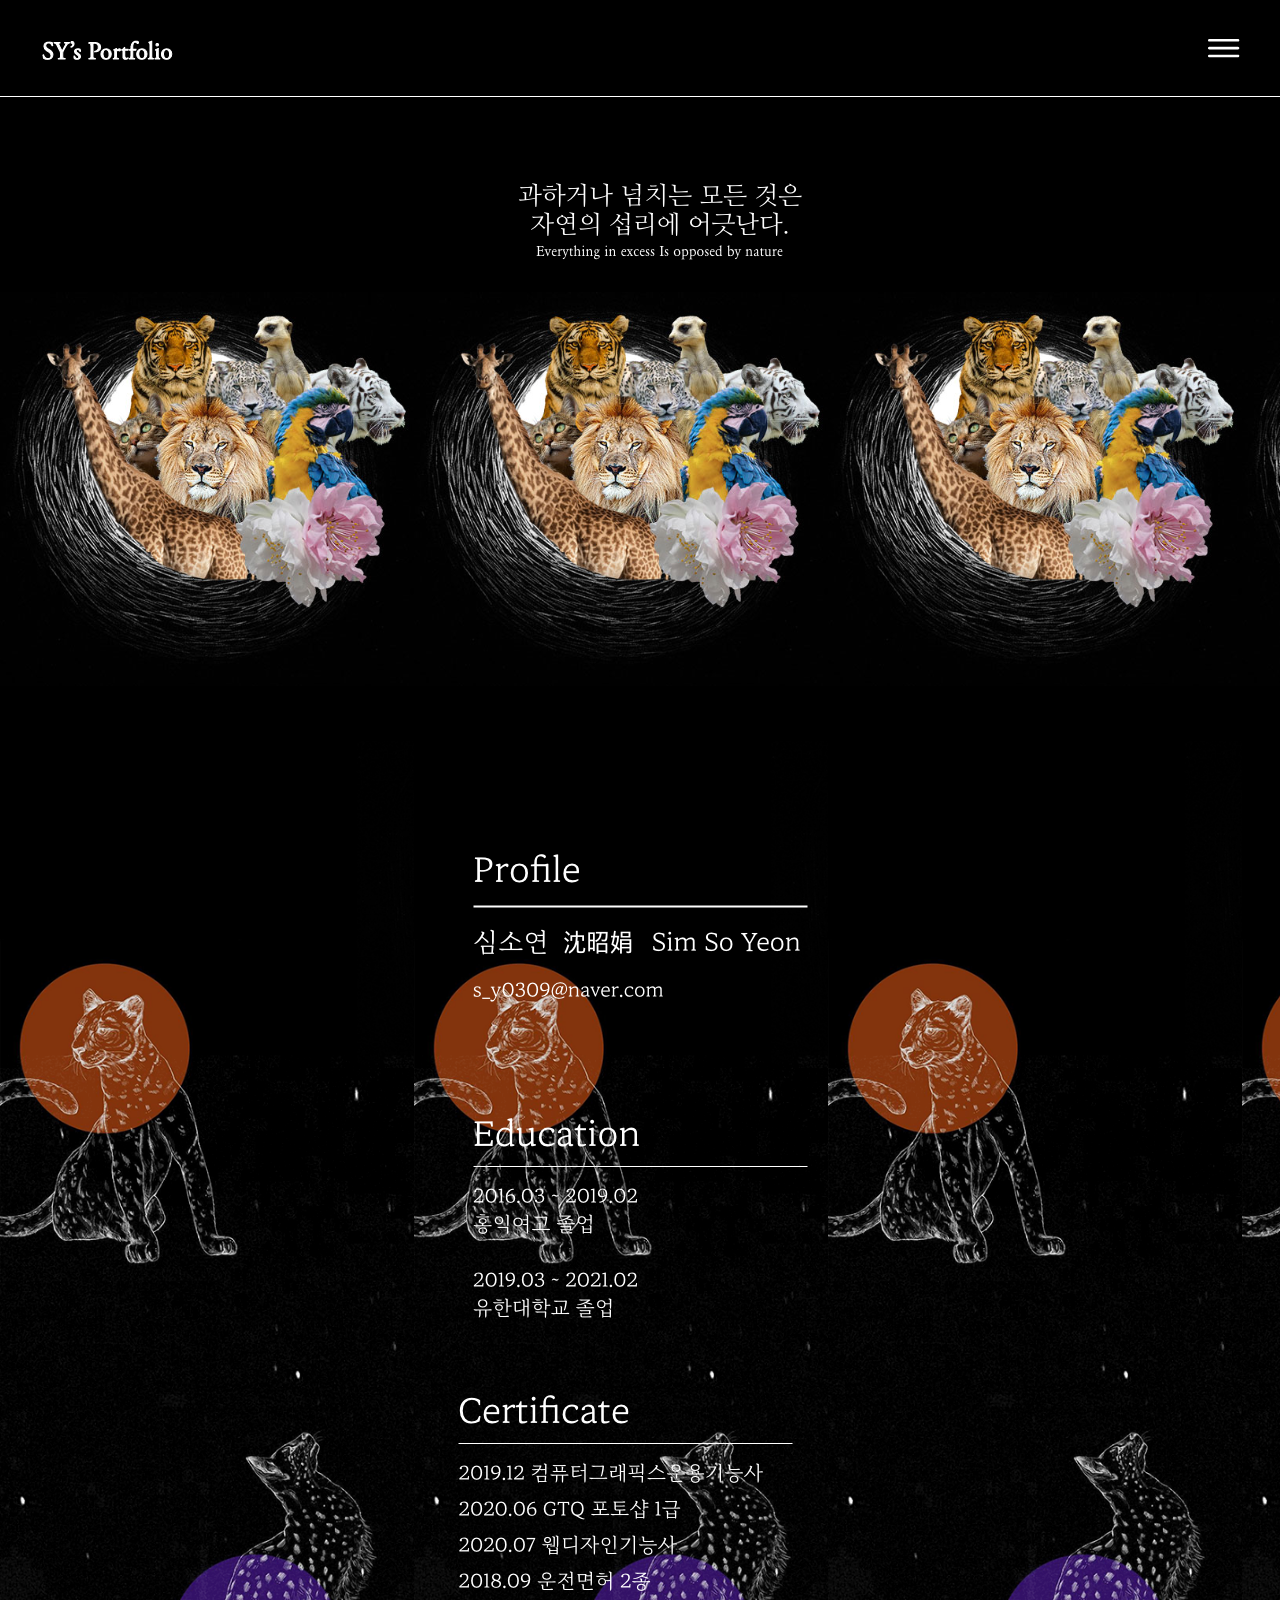
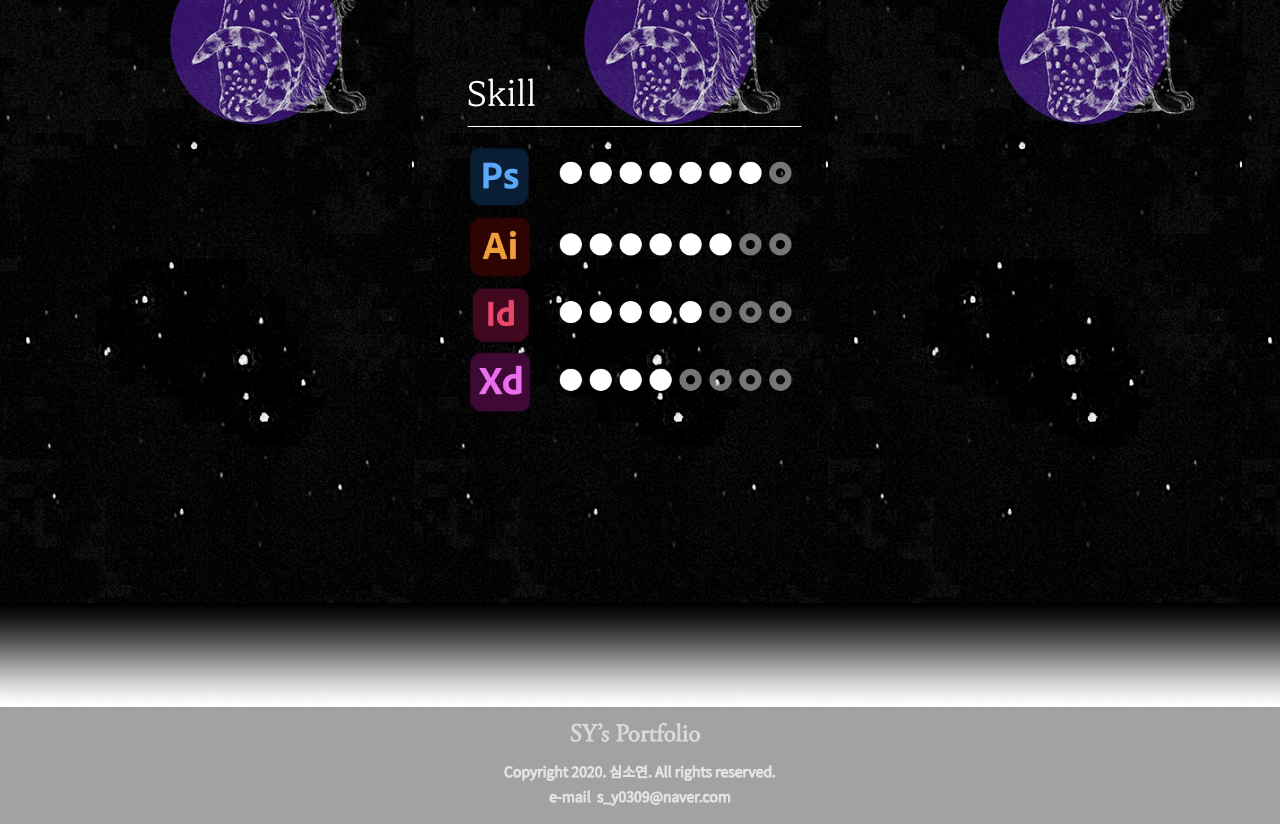
<file: m_index.html>
<!DOCTYPE html>
<html lang="ko" dir="ltr">
<head>
    <meta charset="UTF-8">
    <title>Soyeon's portfolio</title>
    <meta name="viewport" content="width=414, user-scalable=no, target-density-dpi=device-dpi">
    <link rel="stylesheet" href="css/m_style.css">
    <link rel="stylesheet" href="css/aos.css">
    <script src="js/m_menu.js" defer></script>
    <link rel="preconnect" href="https://fonts.gstatic.com">
<link href="https://fonts.googleapis.com/css2?family=Noto+Sans+KR:wght@100;300;400;500;700;900&display=swap" rel="stylesheet">
</head>
<body>
    <header>
        <nav>
           <div class="logo"><a href="m_index.html"><img src="img/m_i_01_logo.png" alt="로고"></a></div>
           <div class="menu"><img src="img/m_i_02_menu.png" alt="메뉴"></div>
        </nav>
        <div class="nav_menu">
            <ul>
                <li><a href="m_sub01.html">Identity</a></li>
                <li><a href="m_sub02.html">Package</a></li>
                <li><a href="m_sub03.html">Editorial</a></li>
                <li><a href="m_sub04.html">Advertisement</a></li>
                <li><a href="m_sub05.html">UI/UX</a></li>
            </ul>
        </div>
    </header>
    <section>
        <div class="top">
            <img src="img/m_i_03_title.png" alt="slogan">
        </div>
        
        <div class="profile">
            <div class="pf_01"><img src="img/m_i_05_pro_01.png" alt="이름/연락처"></div>
            <div class="pf_02"><img src="img/m_i_05_pro_02.png" alt="Education"></div>
            <div class="pf_03"><img src="img/m_i_05_pro_03.png" alt="Certificate"></div>
            <div class="pf_04"><img src="img/m_i_05_pro_04.png" alt="Skill"></div>
        </div>
    </section>
    
    <footer>
        <img src="img/m_i_06_footer_img.png" alt="footer">
    </footer>
    
    
    
    <!--AOS 스크립트-->
    <script type="text/javascript" src="js/aos.js"></script>
    <script>
      AOS.init({
        easing: 'ease-in-out-sine'
      });
    </script>
</body>
</html>
</file>
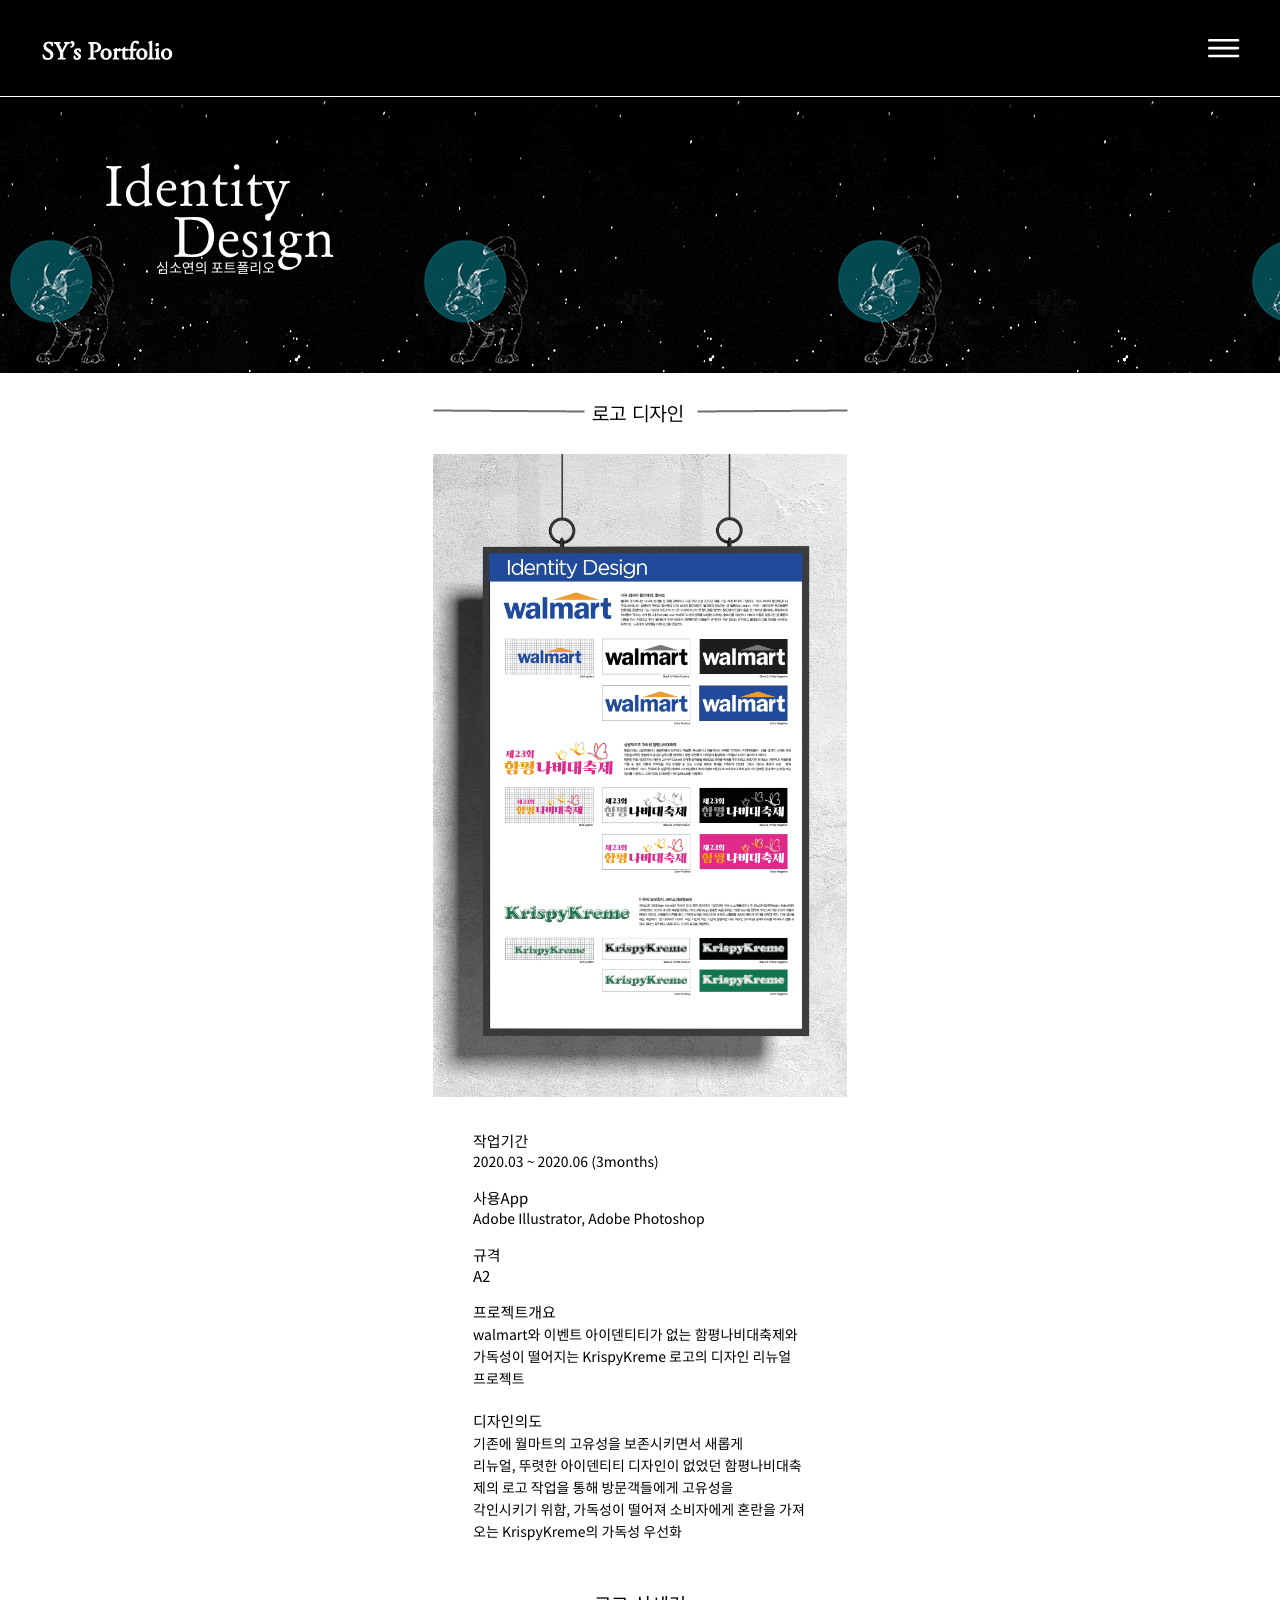
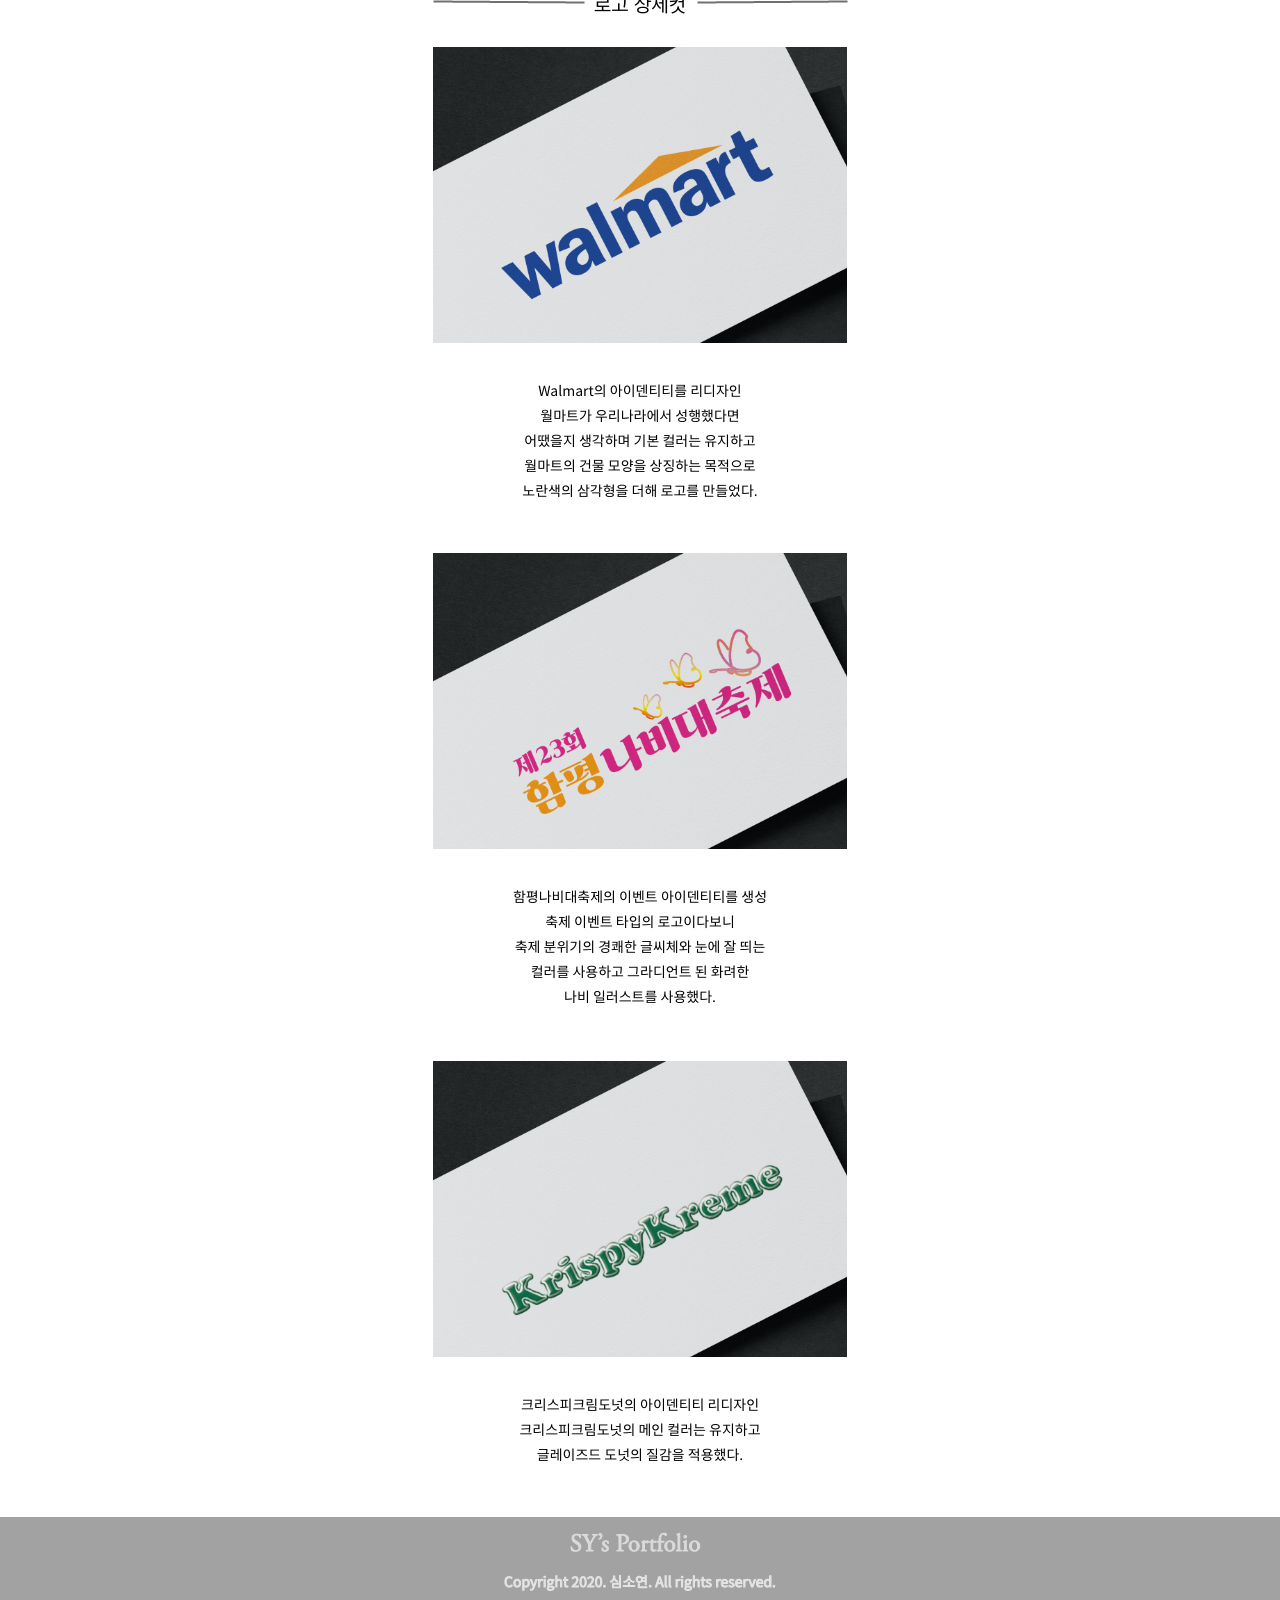
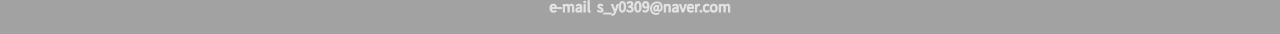
<file: m_sub01.html>
<!DOCTYPE html>
<html lang="ko" dir="ltr">
<head>
    <meta charset="UTF-8">
    <title>Soyeon's portfolio</title>
    <meta name="viewport" content="width=414, user-scalable=no, target-density-dpi=device-dpi">
    <link rel="stylesheet" href="css/m_style.css">
    <link rel="stylesheet" href="css/aos.css">
    <script src="js/m_menu.js" defer></script>
    <link rel="preconnect" href="https://fonts.gstatic.com">
<link href="https://fonts.googleapis.com/css2?family=Noto+Sans+KR:wght@100;300;400;500;700;900&display=swap" rel="stylesheet">
</head>
<body>
    <header>
        <nav>
           <div class="logo"><a href="m_index.html"><img src="img/m_i_01_logo.png" alt="로고"></a></div>
           <div class="menu"><img src="img/m_i_02_menu.png" alt="메뉴"></div>
        </nav>
        <div class="nav_menu">
            <ul>
                <li><a href="m_sub01.html">Identity</a></li>
                <li><a href="m_sub02.html">Package</a></li>
                <li><a href="m_sub03.html">Editorial</a></li>
                <li><a href="m_sub04.html">Advertisement</a></li>
                <li><a href="m_sub05.html">UI/UX</a></li>
            </ul>
        </div>
    </header>
    <section>
        <div class="sub_01_top">
            <img src="img/m_s01_01.png" alt="아이덴티티 디자인">
        </div>
        
        <div class="sub_01_cont">
            <img src="img/m_s01_03.png" alt="아이덴티티 디자인 포트폴리오">
        </div>
        
        
        
        
    </section>
    
    <footer>
        <img src="img/m_i_06_footer_img.png" alt="footer">
    </footer>
    
    
    
    <!--AOS 스크립트-->
    <script type="text/javascript" src="js/aos.js"></script>
    <script>
      AOS.init({
        easing: 'ease-in-out-sine'
      });
    </script>
</body>
</html>
</file>
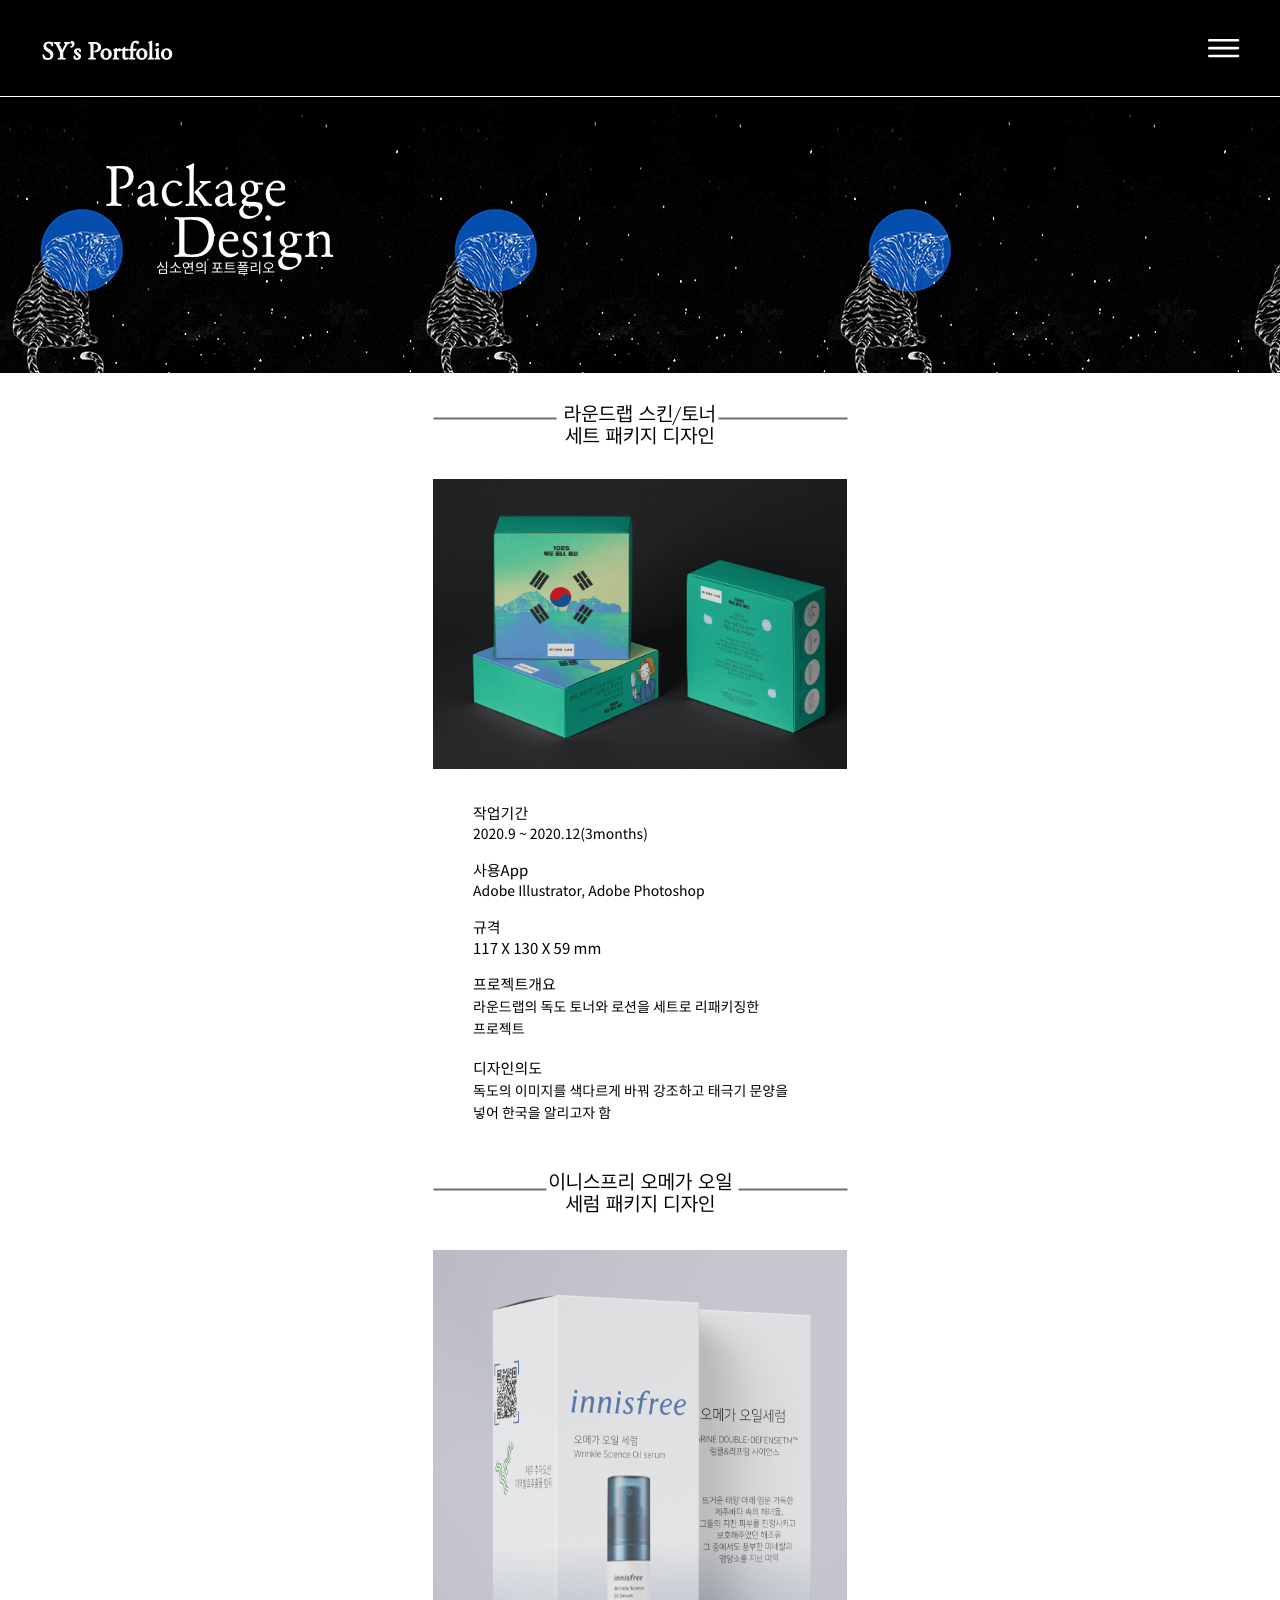
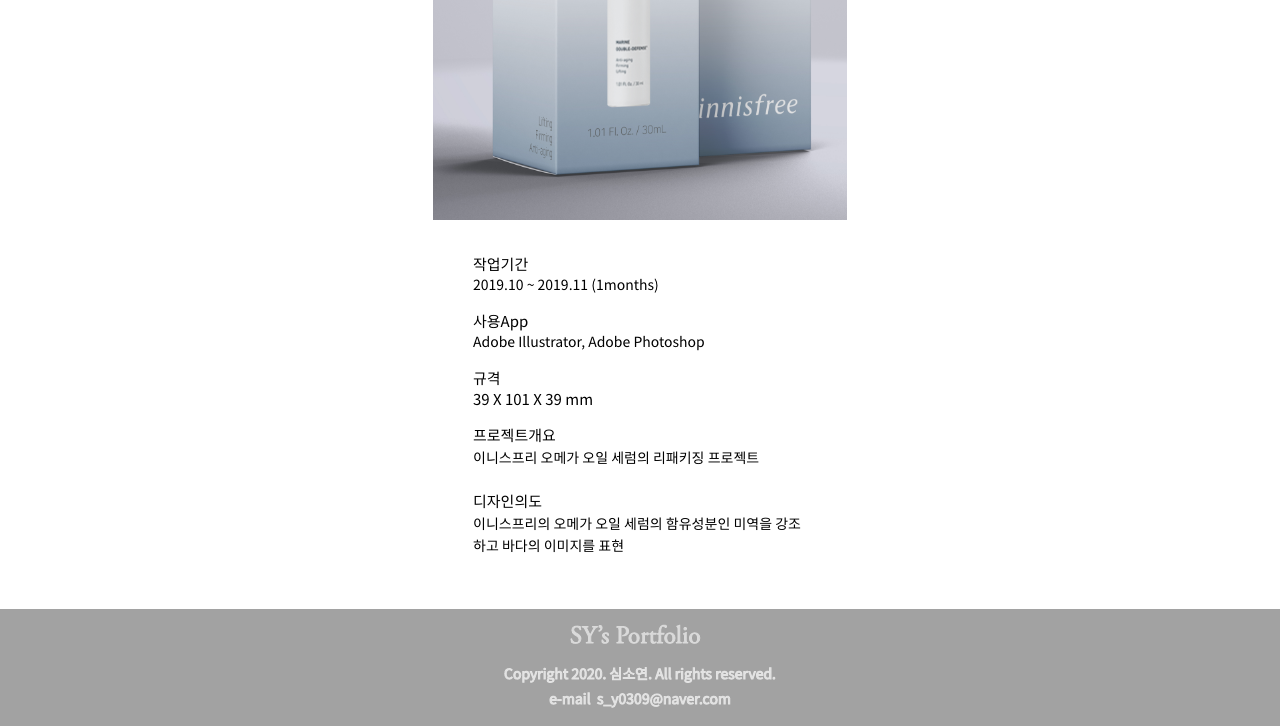
<file: m_sub02.html>
<!DOCTYPE html>
<html lang="ko" dir="ltr">
<head>
    <meta charset="UTF-8">
    <title>Soyeon's portfolio</title>
    <meta name="viewport" content="width=414, user-scalable=no, target-density-dpi=device-dpi">
    <link rel="stylesheet" href="css/m_style.css">
    <link rel="stylesheet" href="css/aos.css">
    <script src="js/m_menu.js" defer></script>
    <link rel="preconnect" href="https://fonts.gstatic.com">
<link href="https://fonts.googleapis.com/css2?family=Noto+Sans+KR:wght@100;300;400;500;700;900&display=swap" rel="stylesheet">
</head>
<body>
    <header>
        <nav>
           <div class="logo"><a href="m_index.html"><img src="img/m_i_01_logo.png" alt="로고"></a></div>
           <div class="menu"><img src="img/m_i_02_menu.png" alt="메뉴"></div>
        </nav>
        <div class="nav_menu">
            <ul>
                <li><a href="m_sub01.html">Identity</a></li>
                <li><a href="m_sub02.html">Package</a></li>
                <li><a href="m_sub03.html">Editorial</a></li>
                <li><a href="m_sub04.html">Advertisement</a></li>
                <li><a href="m_sub05.html">UI/UX</a></li>
            </ul>
        </div>
    </header>
    <section>
        <div class="sub_02_top">
            <img src="img/m_s02_01.png" alt="패키지 디자인">
        </div>
        
        <div class="sub_02_cont">
            <img src="img/m_s02_03.png" alt="패키지 디자인 포트폴리오">
        </div>
        
        
        
        
    </section>
    
    <footer>
        <img src="img/m_i_06_footer_img.png" alt="footer">
    </footer>
    
    
    
    <!--AOS 스크립트-->
    <script type="text/javascript" src="js/aos.js"></script>
    <script>
      AOS.init({
        easing: 'ease-in-out-sine'
      });
    </script>
</body>
</html>
</file>
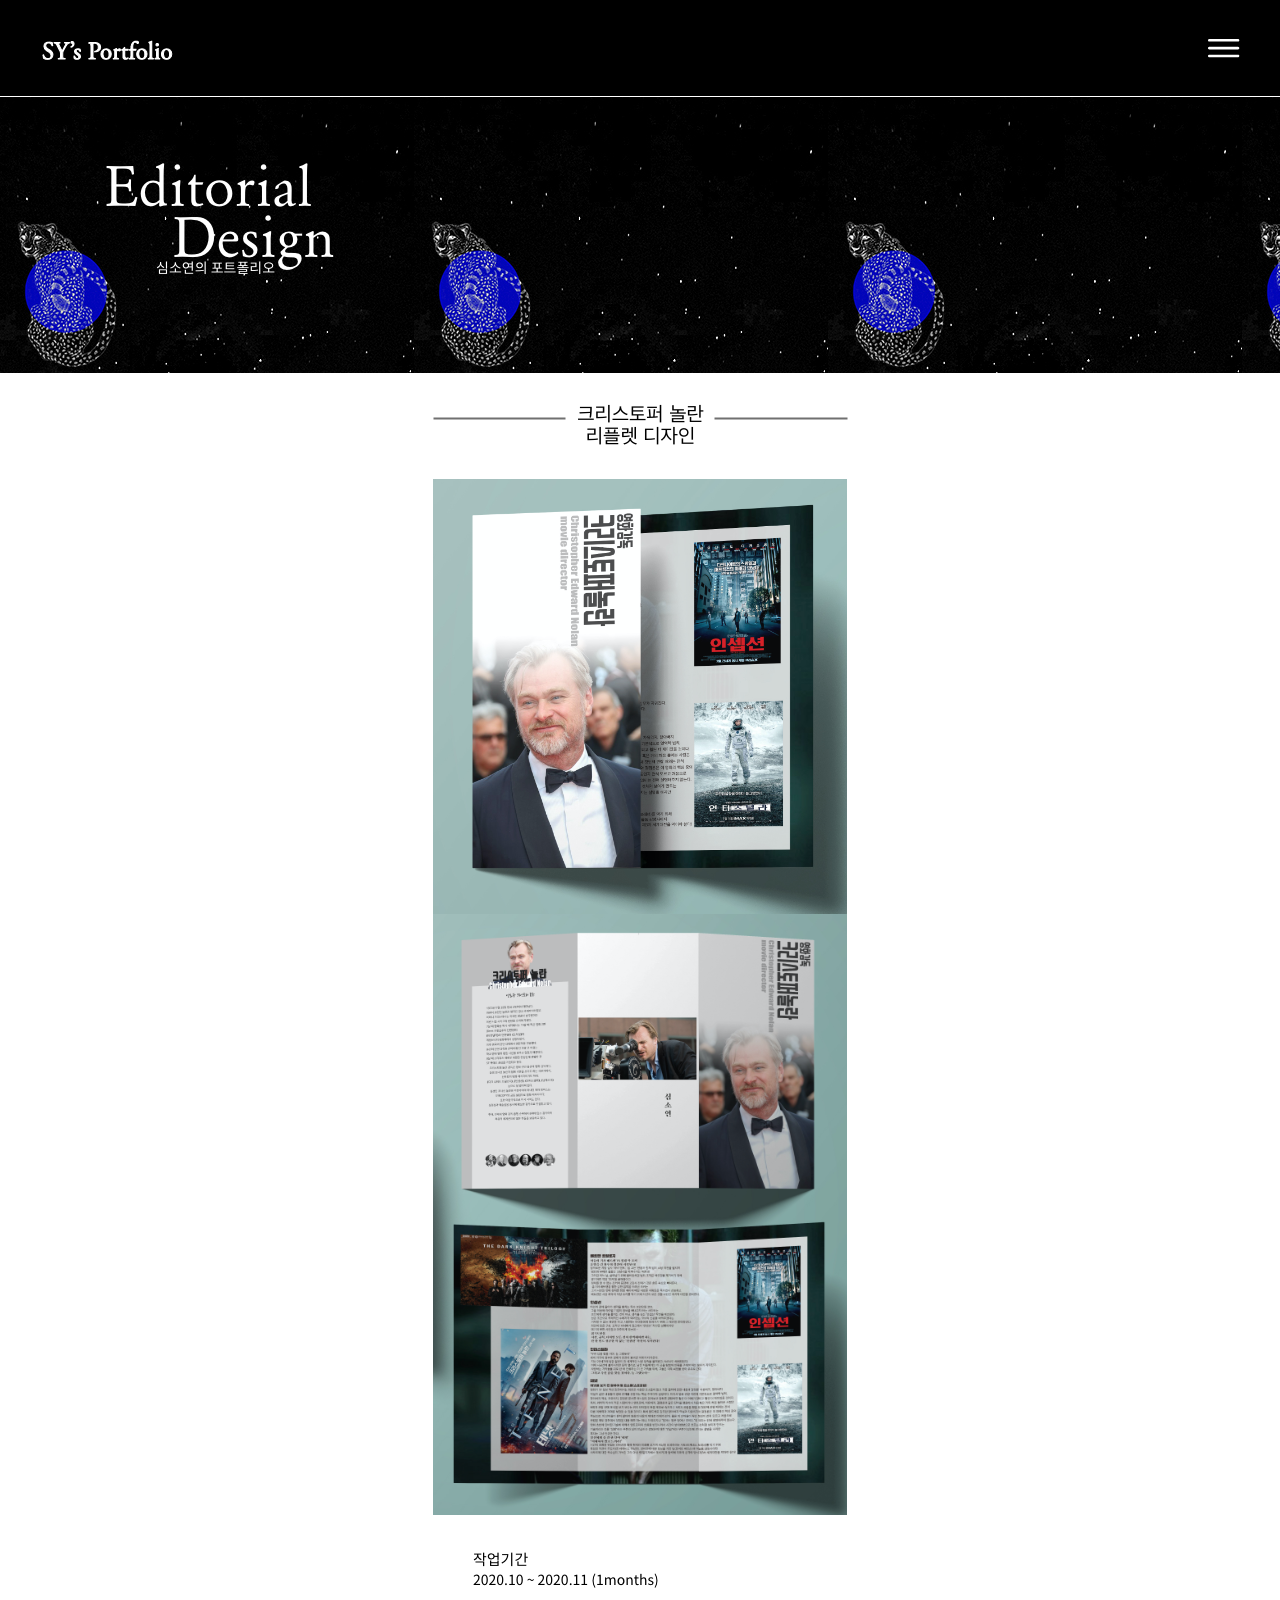
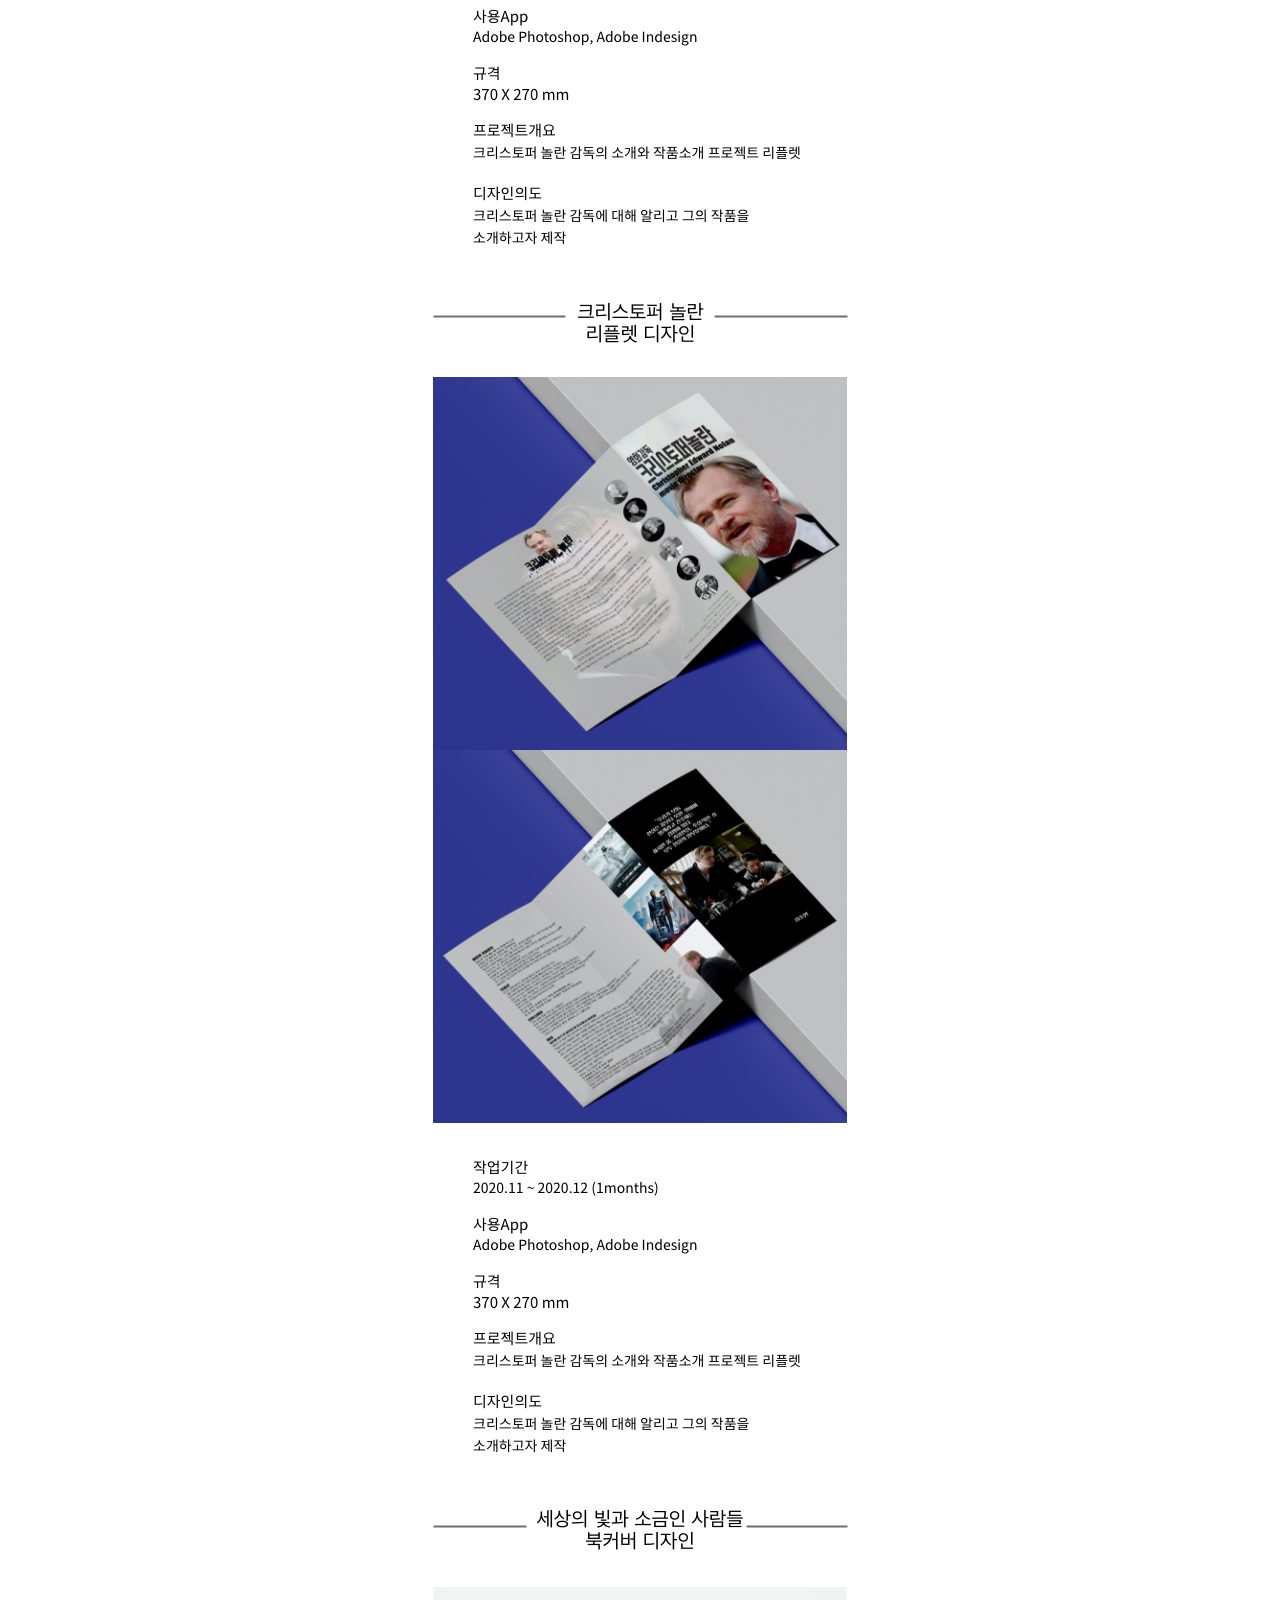
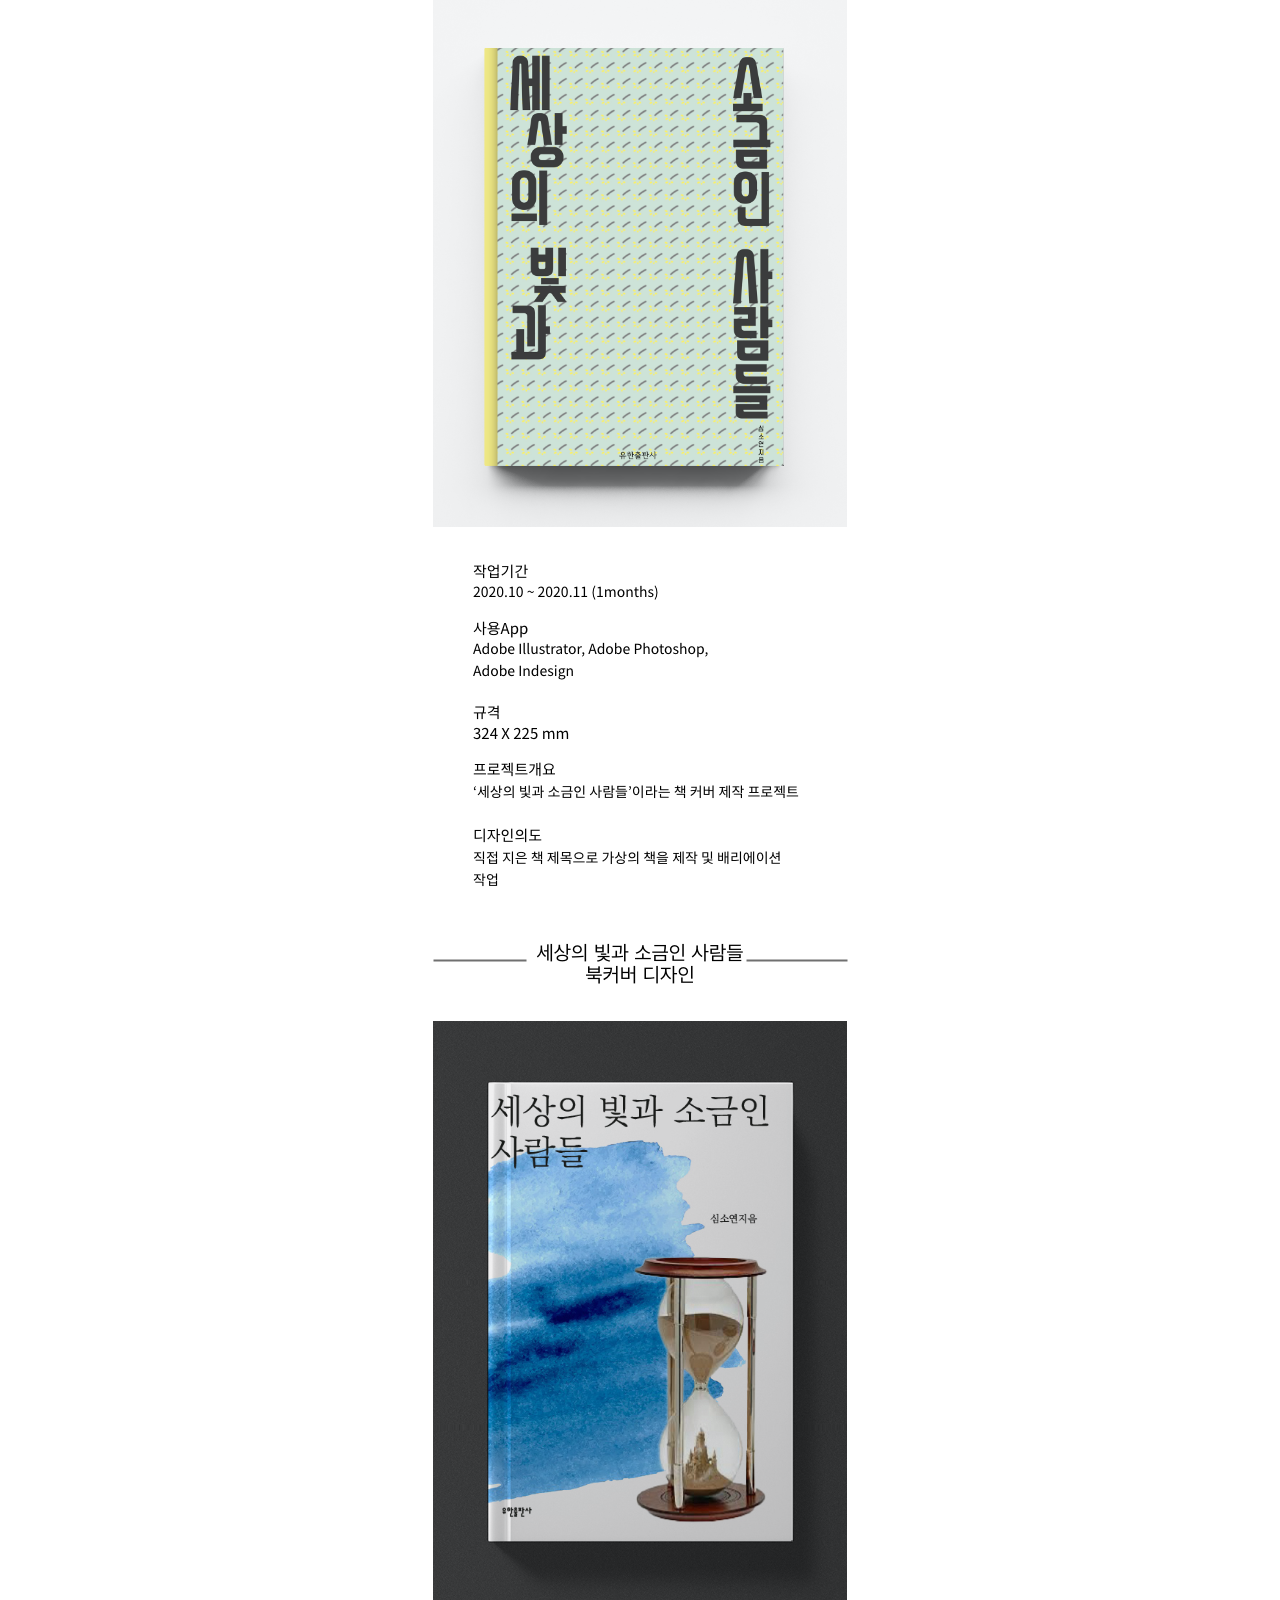
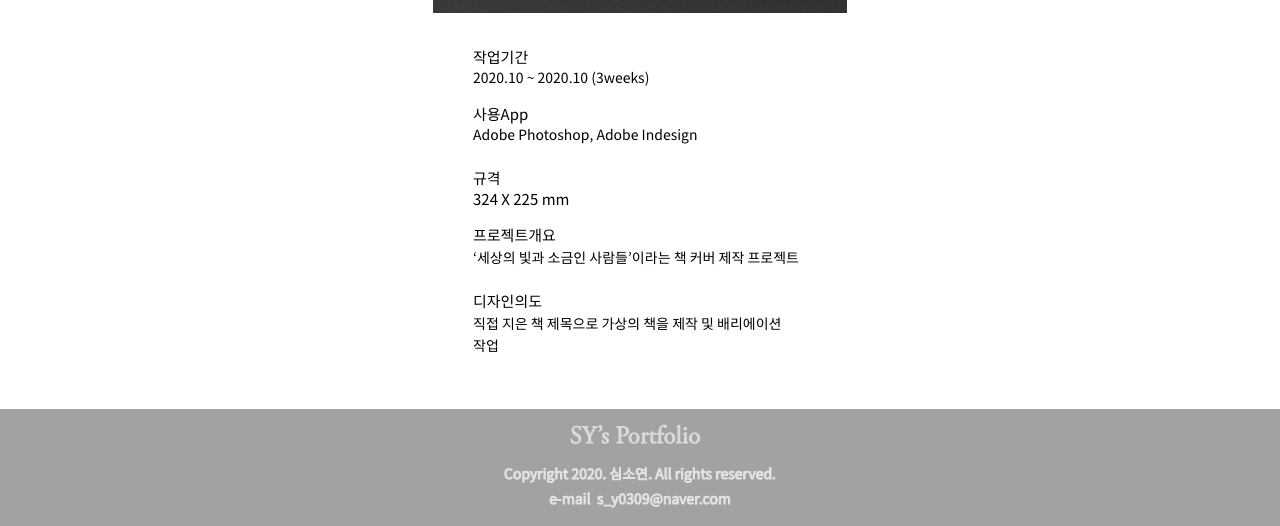
<file: m_sub03.html>
<!DOCTYPE html>
<html lang="ko" dir="ltr">
<head>
    <meta charset="UTF-8">
    <title>Soyeon's portfolio</title>
    <meta name="viewport" content="width=414, user-scalable=no, target-density-dpi=device-dpi">
    <link rel="stylesheet" href="css/m_style.css">
    <link rel="stylesheet" href="css/aos.css">
    <script src="js/m_menu.js" defer></script>
    <link rel="preconnect" href="https://fonts.gstatic.com">
<link href="https://fonts.googleapis.com/css2?family=Noto+Sans+KR:wght@100;300;400;500;700;900&display=swap" rel="stylesheet">
</head>
<body>
    <header>
        <nav>
           <div class="logo"><a href="m_index.html"><img src="img/m_i_01_logo.png" alt="로고"></a></div>
           <div class="menu"><img src="img/m_i_02_menu.png" alt="메뉴"></div>
        </nav>
        <div class="nav_menu">
            <ul>
                <li><a href="m_sub01.html">Identity</a></li>
                <li><a href="m_sub02.html">Package</a></li>
                <li><a href="m_sub03.html">Editorial</a></li>
                <li><a href="m_sub04.html">Advertisement</a></li>
                <li><a href="m_sub05.html">UI/UX</a></li>
            </ul>
        </div>
    </header>
    <section>
        <div class="sub_03_top">
            <img src="img/m_s03_01.png" alt="편집 디자인">
        </div>
        
        <div class="sub_03_cont">
            <img src="img/m_s03_03.png" alt="편집 디자인 포트폴리오">
        </div>
        
        
        
        
    </section>
    
    <footer>
        <img src="img/m_i_06_footer_img.png" alt="footer">
    </footer>
    
    
    
    <!--AOS 스크립트-->
    <script type="text/javascript" src="js/aos.js"></script>
    <script>
      AOS.init({
        easing: 'ease-in-out-sine'
      });
    </script>
</body>
</html>
</file>
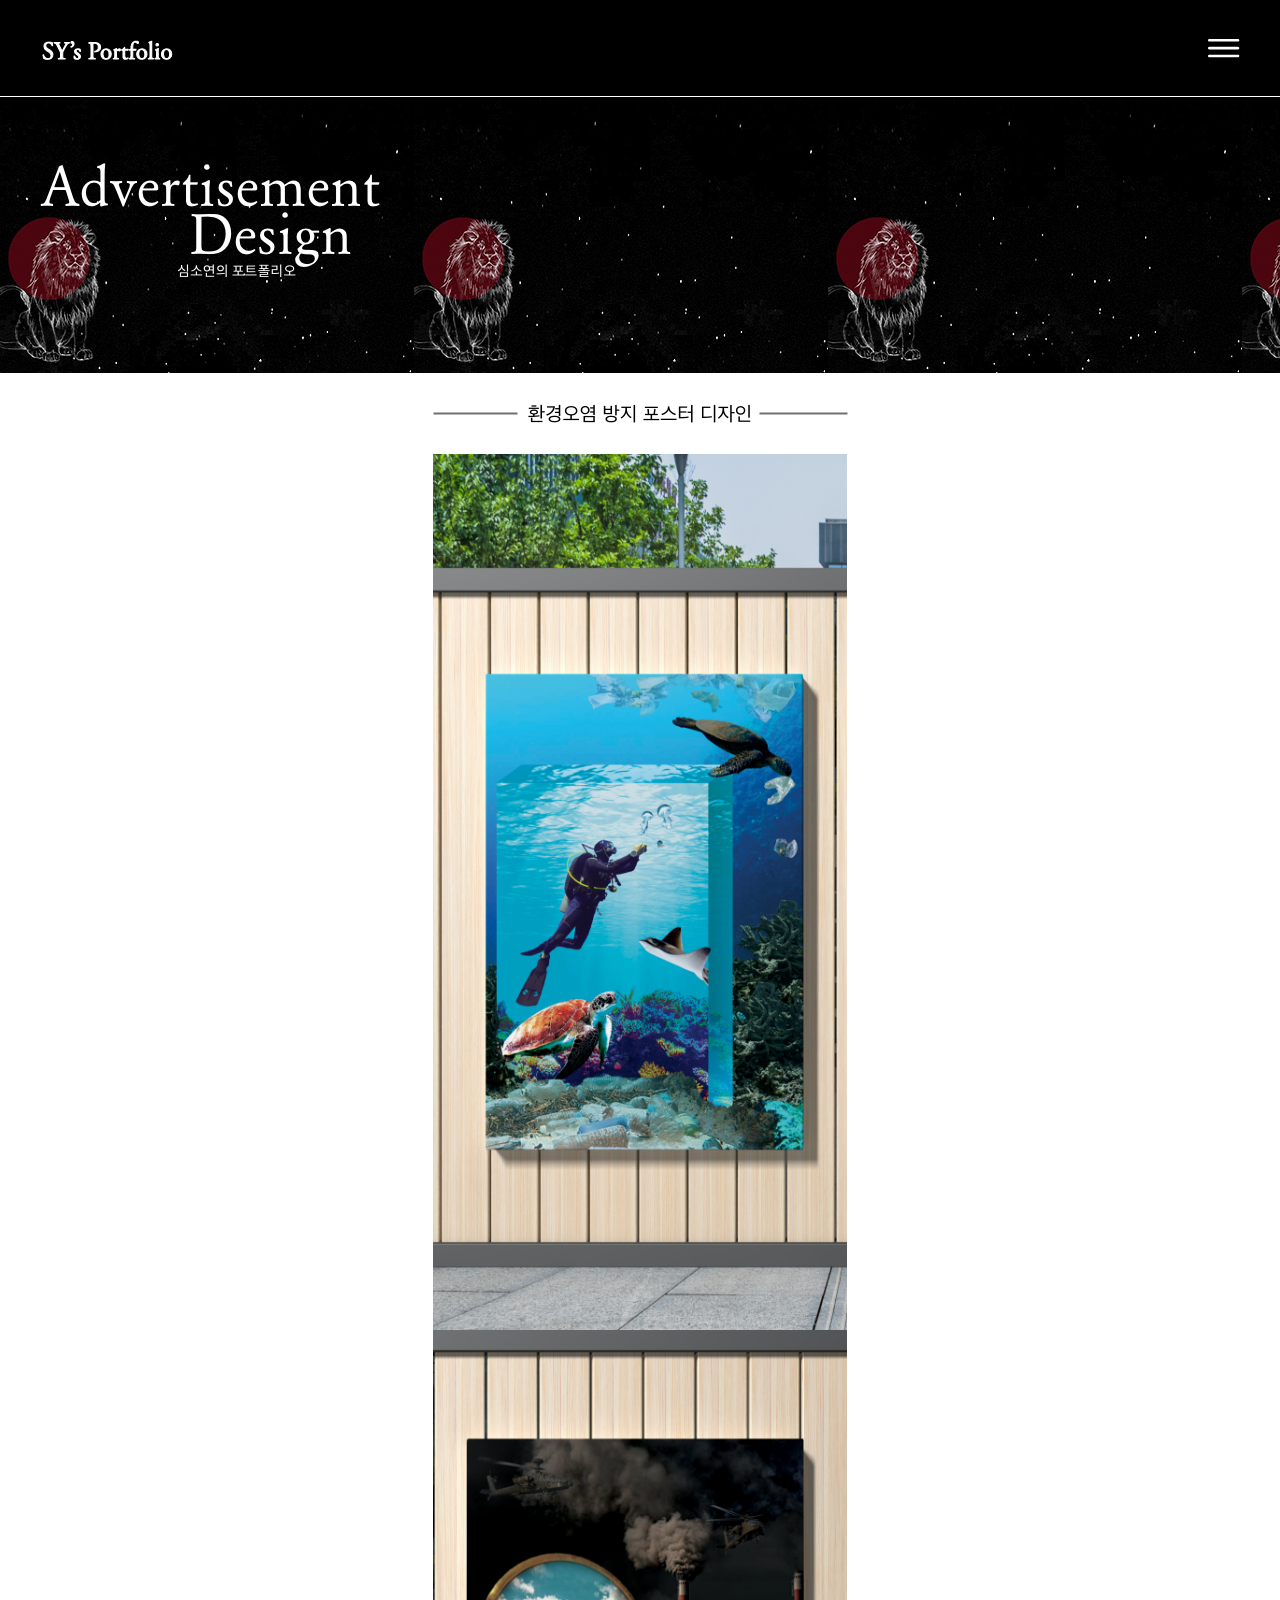
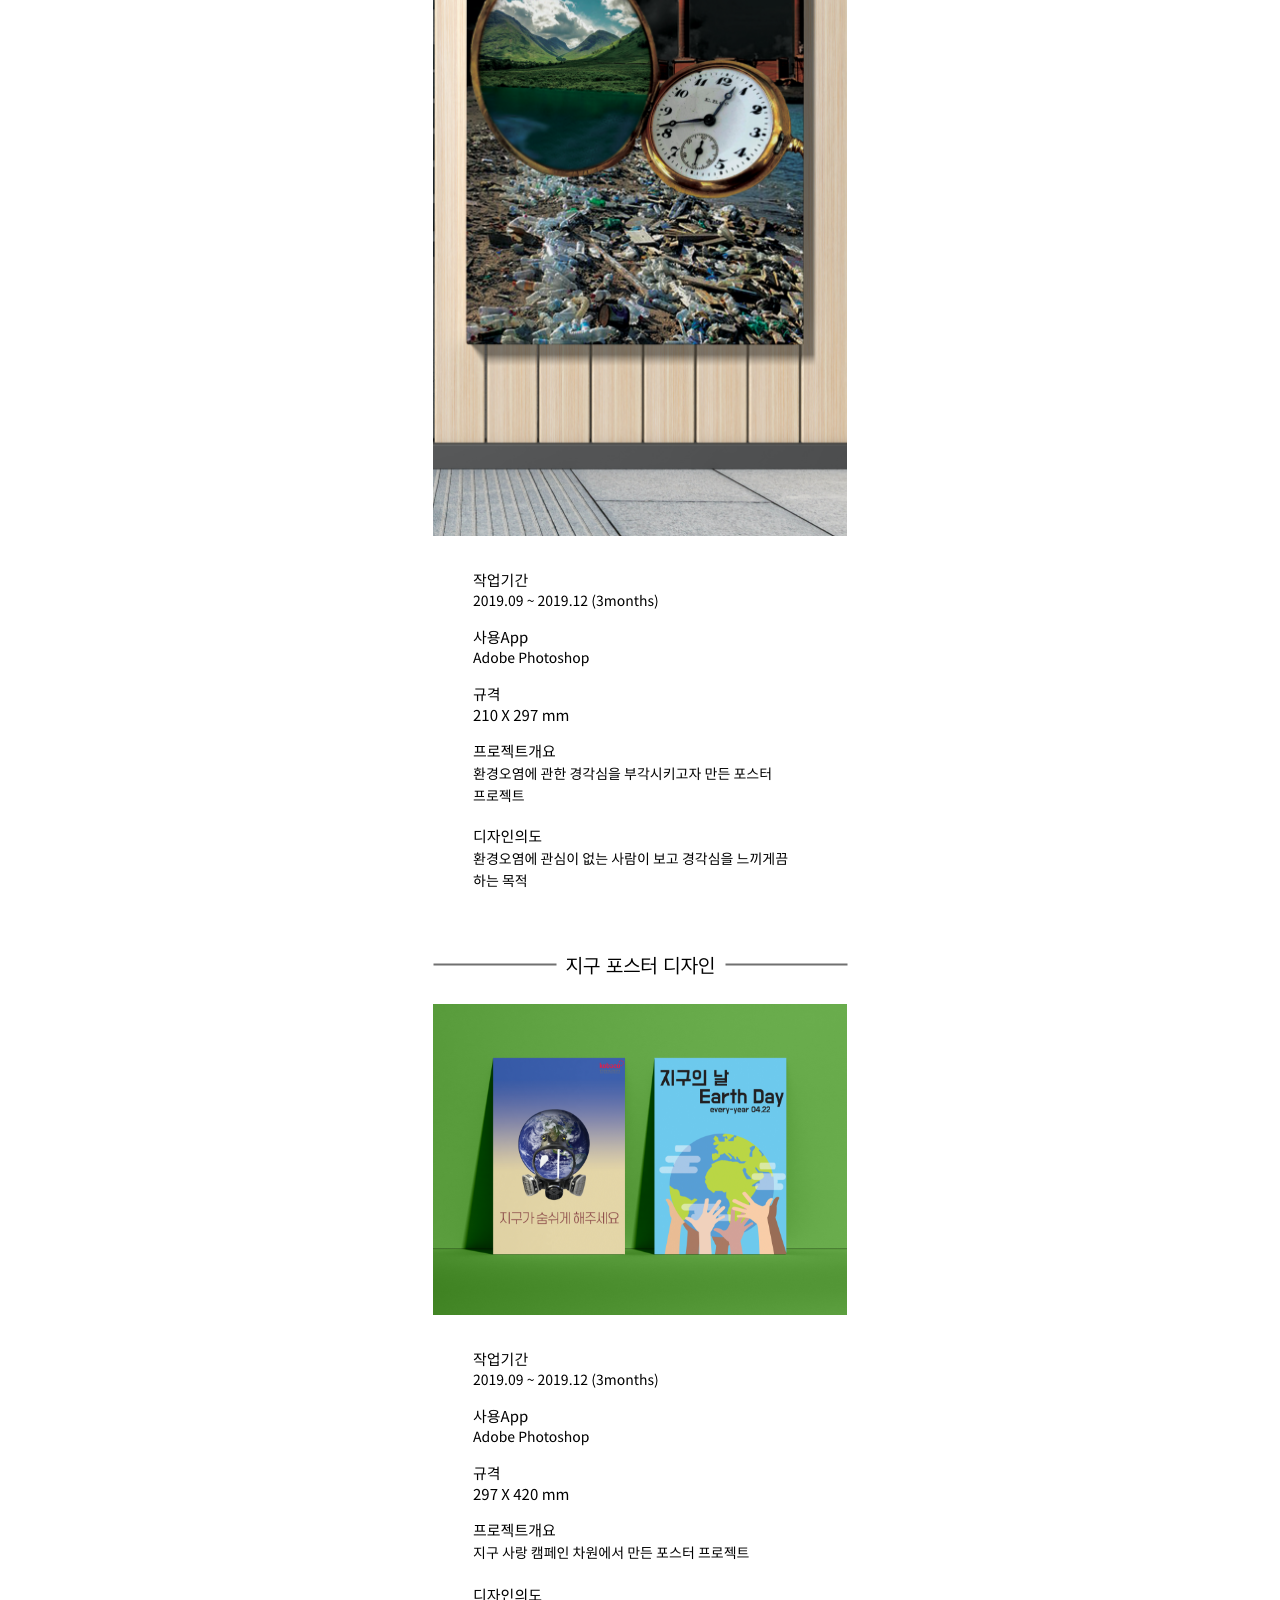
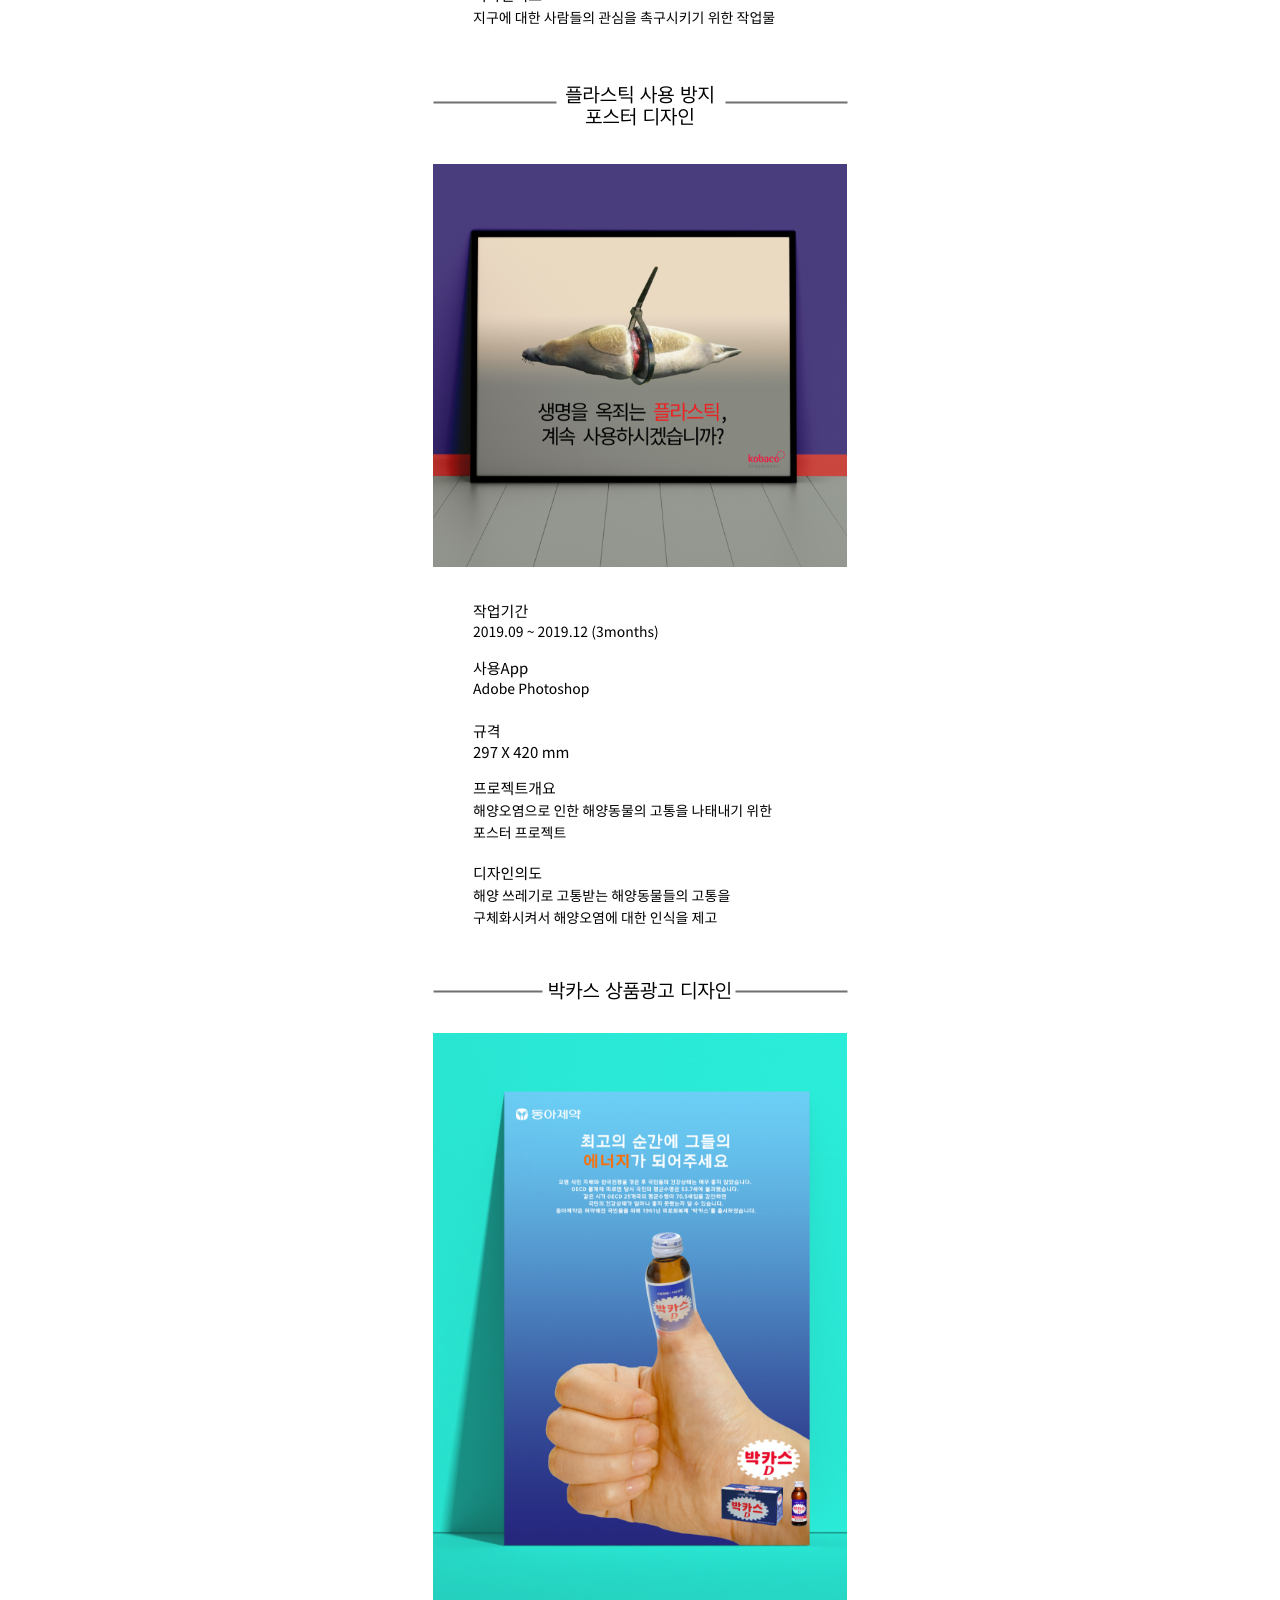
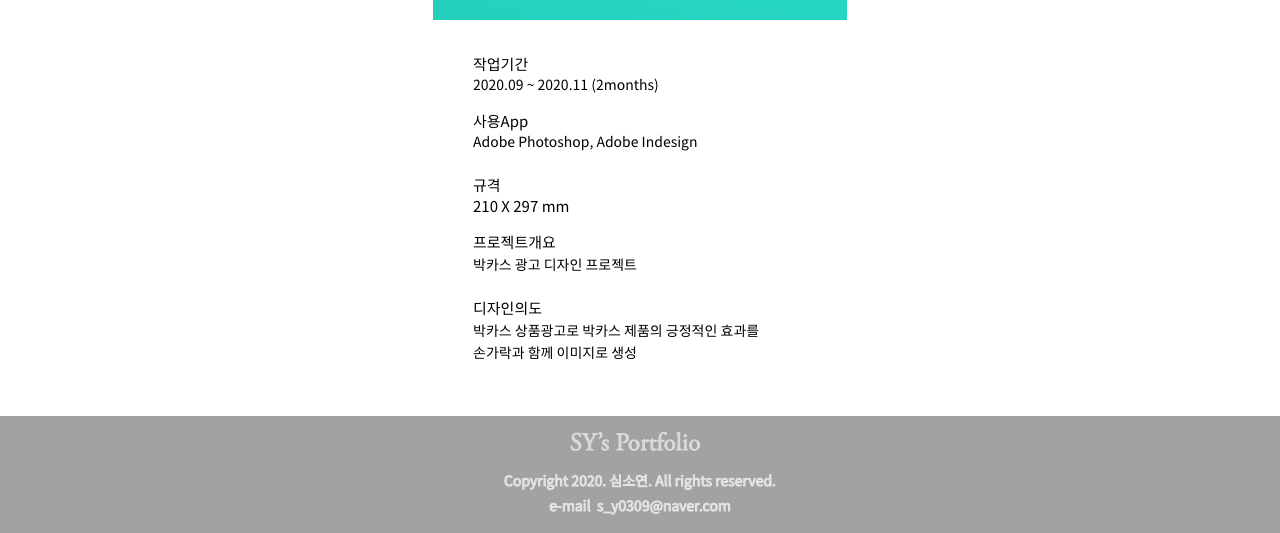
<file: m_sub04.html>
<!DOCTYPE html>
<html lang="ko" dir="ltr">
<head>
    <meta charset="UTF-8">
    <title>Soyeon's portfolio</title>
    <meta name="viewport" content="width=414, user-scalable=no, target-density-dpi=device-dpi">
    <link rel="stylesheet" href="css/m_style.css">
    <link rel="stylesheet" href="css/aos.css">
    <script src="js/m_menu.js" defer></script>
    <link rel="preconnect" href="https://fonts.gstatic.com">
<link href="https://fonts.googleapis.com/css2?family=Noto+Sans+KR:wght@100;300;400;500;700;900&display=swap" rel="stylesheet">
</head>
<body>
    <header>
        <nav>
           <div class="logo"><a href="m_index.html"><img src="img/m_i_01_logo.png" alt="로고"></a></div>
           <div class="menu"><img src="img/m_i_02_menu.png" alt="메뉴"></div>
        </nav>
        <div class="nav_menu">
            <ul>
                <li><a href="m_sub01.html">Identity</a></li>
                <li><a href="m_sub02.html">Package</a></li>
                <li><a href="m_sub03.html">Editorial</a></li>
                <li><a href="m_sub04.html">Advertisement</a></li>
                <li><a href="m_sub05.html">UI/UX</a></li>
            </ul>
        </div>
    </header>
    <section>
        <div class="sub_04_top">
            <img src="img/m_s04_01.png" alt="광고 디자인">
        </div>
        
        <div class="sub_04_cont">
            <img src="img/m_s04_03.png" alt="광고 디자인 포트폴리오">
        </div>
        
        
        
        
    </section>
    
    <footer>
        <img src="img/m_i_06_footer_img.png" alt="footer">
    </footer>
    
    
    
    <!--AOS 스크립트-->
    <script type="text/javascript" src="js/aos.js"></script>
    <script>
      AOS.init({
        easing: 'ease-in-out-sine'
      });
    </script>
</body>
</html>
</file>
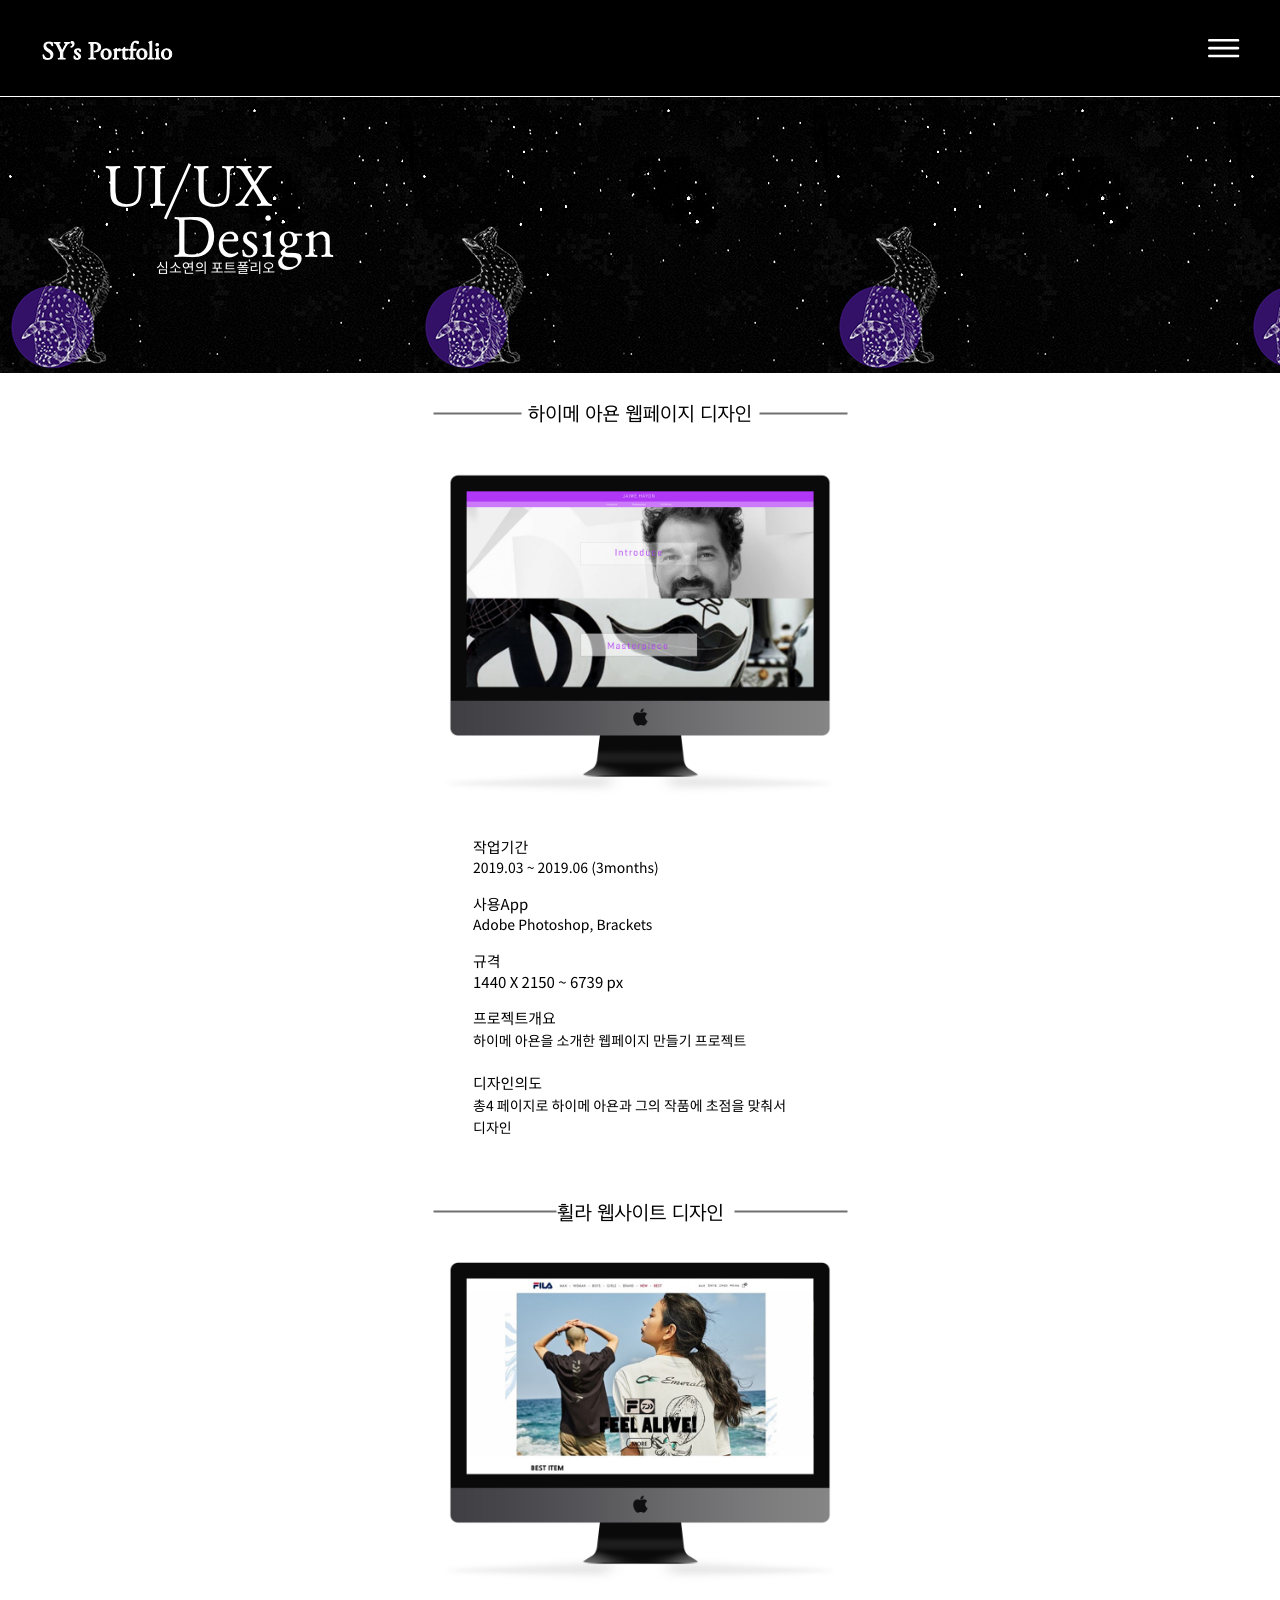
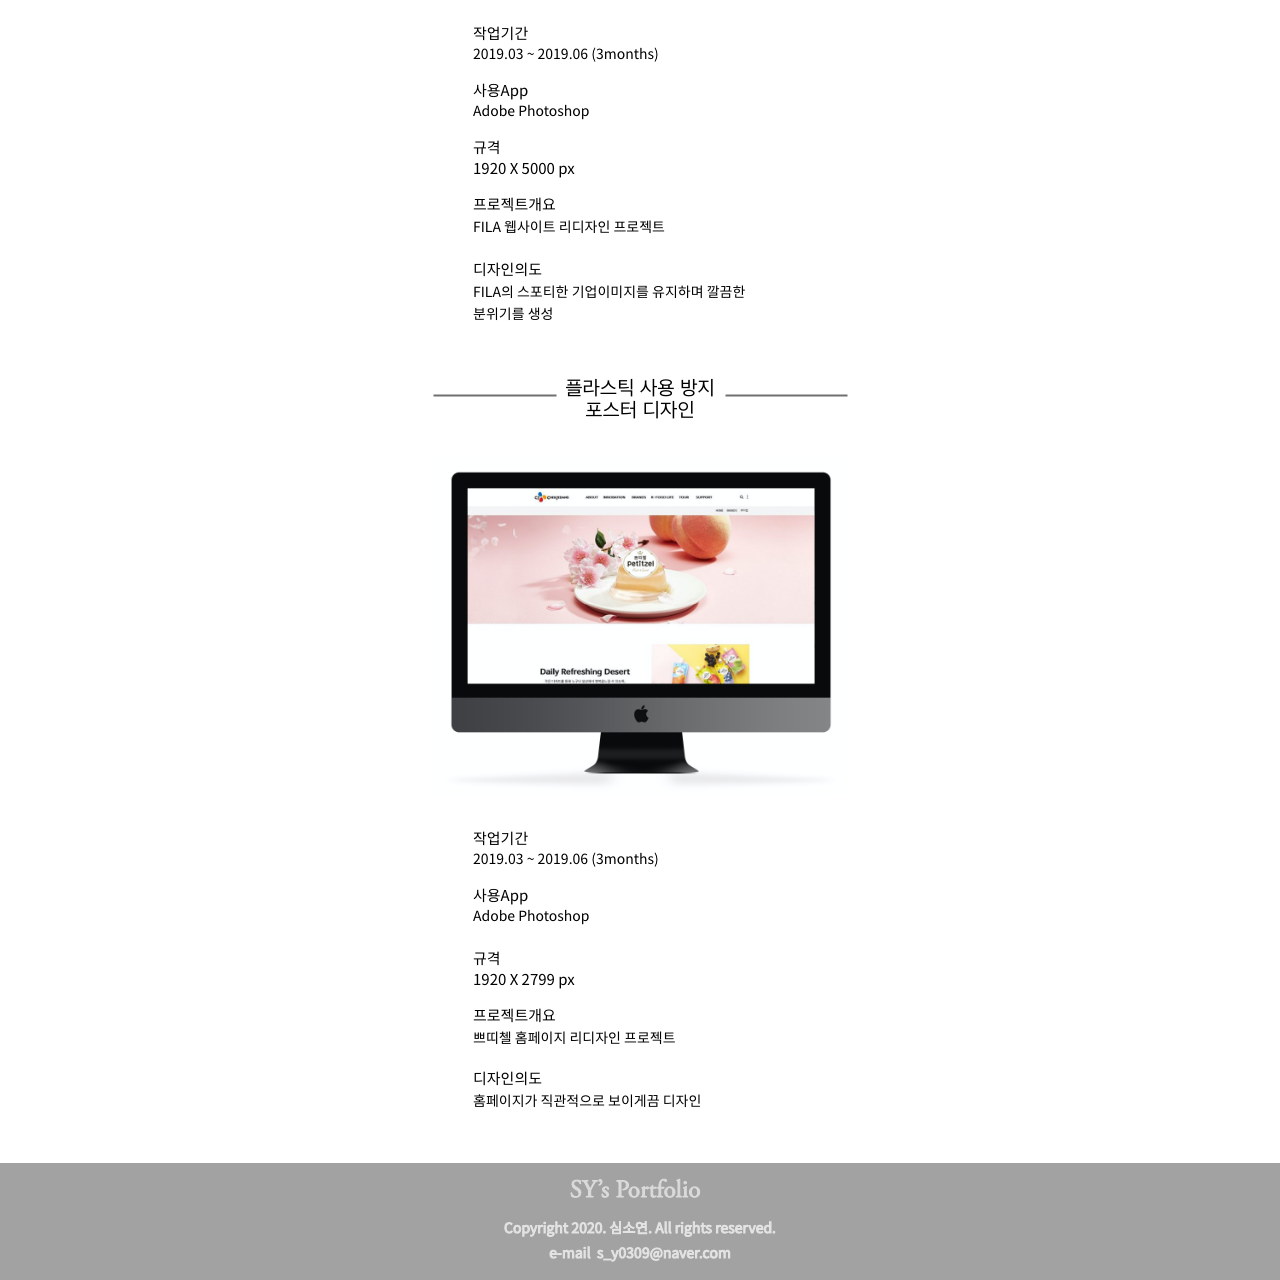
<file: m_sub05.html>
<!DOCTYPE html>
<html lang="ko" dir="ltr">
<head>
    <meta charset="UTF-8">
    <title>Soyeon's portfolio</title>
    <meta name="viewport" content="width=414, user-scalable=no, target-density-dpi=device-dpi">
    <link rel="stylesheet" href="css/m_style.css">
    <link rel="stylesheet" href="css/aos.css">
    <script src="js/m_menu.js" defer></script>
    <link rel="preconnect" href="https://fonts.gstatic.com">
<link href="https://fonts.googleapis.com/css2?family=Noto+Sans+KR:wght@100;300;400;500;700;900&display=swap" rel="stylesheet">
</head>
<body>
    <header>
        <nav>
           <div class="logo"><a href="m_index.html"><img src="img/m_i_01_logo.png" alt="로고"></a></div>
           <div class="menu"><img src="img/m_i_02_menu.png" alt="메뉴"></div>
        </nav>
        <div class="nav_menu">
            <ul>
                <li><a href="m_sub01.html">Identity</a></li>
                <li><a href="m_sub02.html">Package</a></li>
                <li><a href="m_sub03.html">Editorial</a></li>
                <li><a href="m_sub04.html">Advertisement</a></li>
                <li><a href="m_sub05.html">UI/UX</a></li>
            </ul>
        </div>
    </header>
    <section>
        <div class="sub_05_top">
            <img src="img/m_s05_01.png" alt="UI/UX 디자인">
        </div>
        
        <div class="sub_05_cont">
            <img src="img/m_s05_03.png" alt="UI/UX 디자인 포트폴리오">
        </div>
        
        
        
        
    </section>
    
    <footer>
        <img src="img/m_i_06_footer_img.png" alt="footer">
    </footer>
    
    
    
    <!--AOS 스크립트-->
    <script type="text/javascript" src="js/aos.js"></script>
    <script>
      AOS.init({
        easing: 'ease-in-out-sine'
      });
    </script>
</body>
</html>
</file>
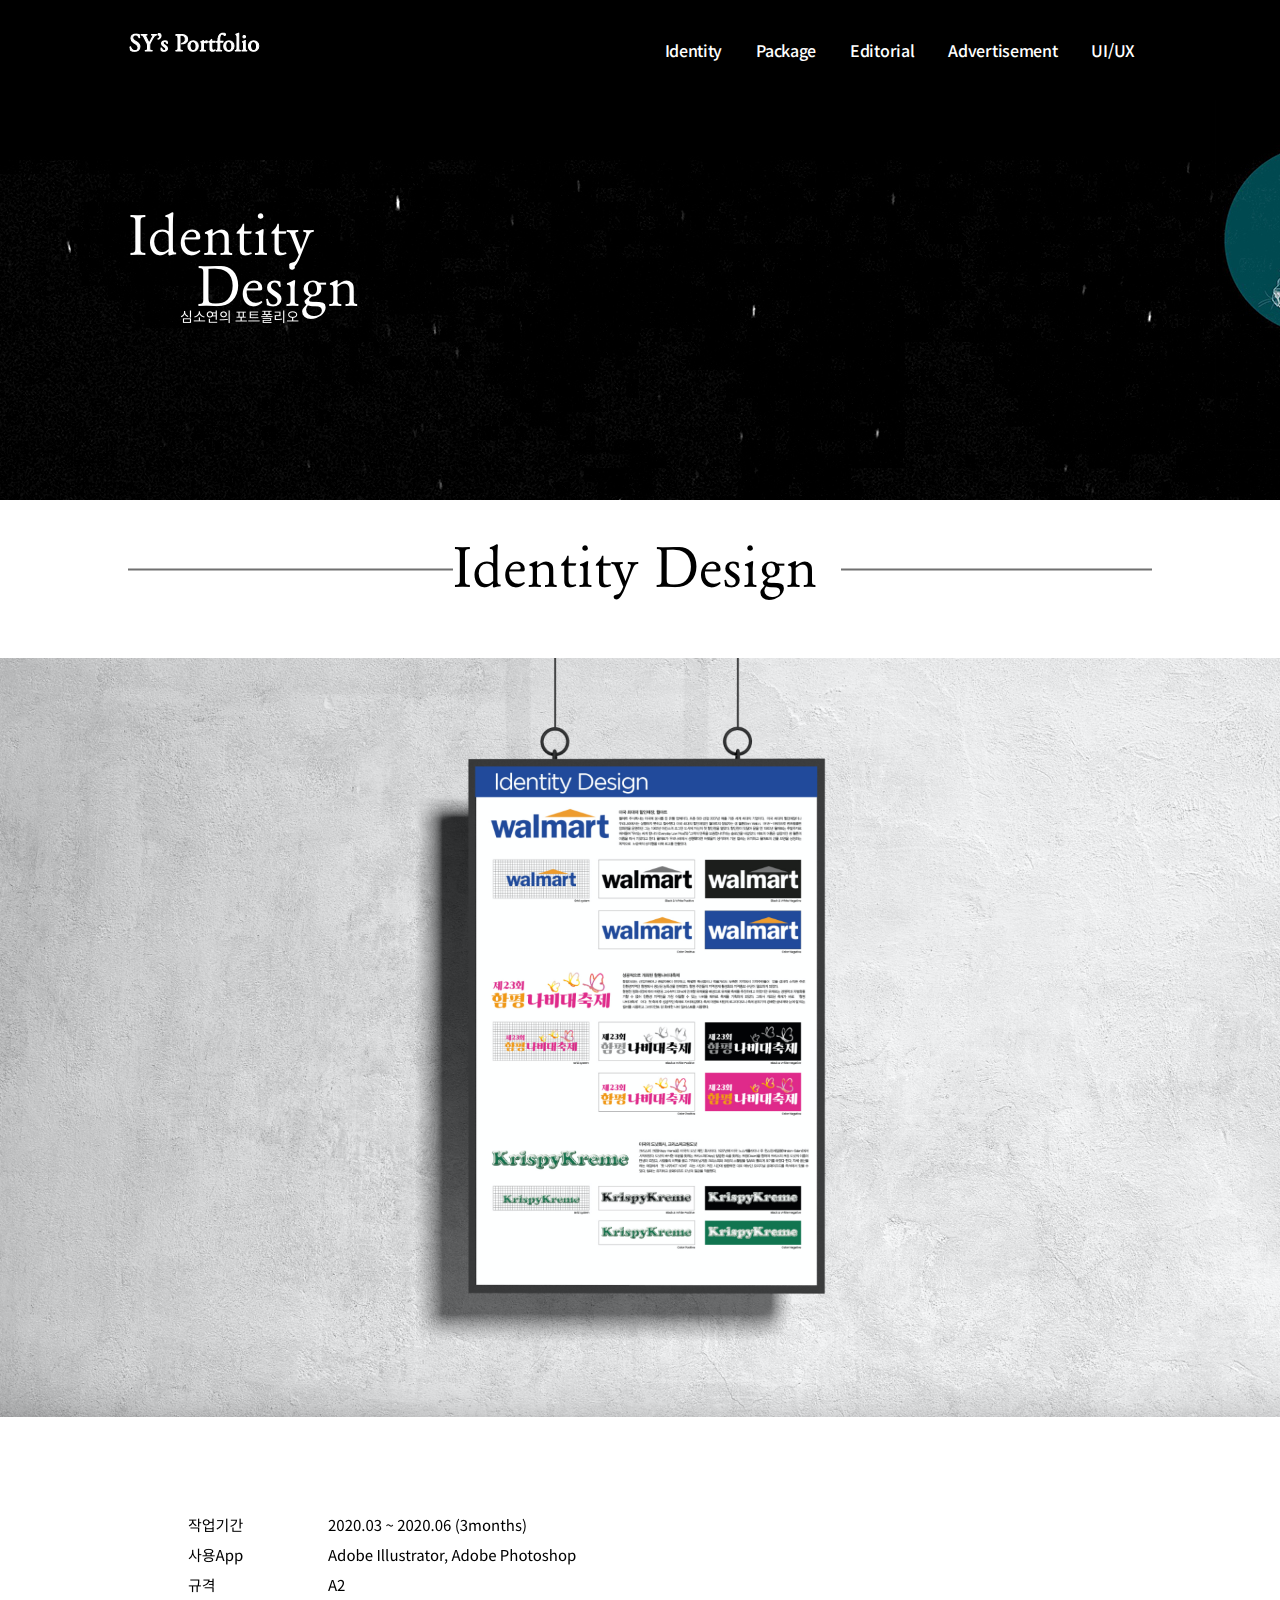
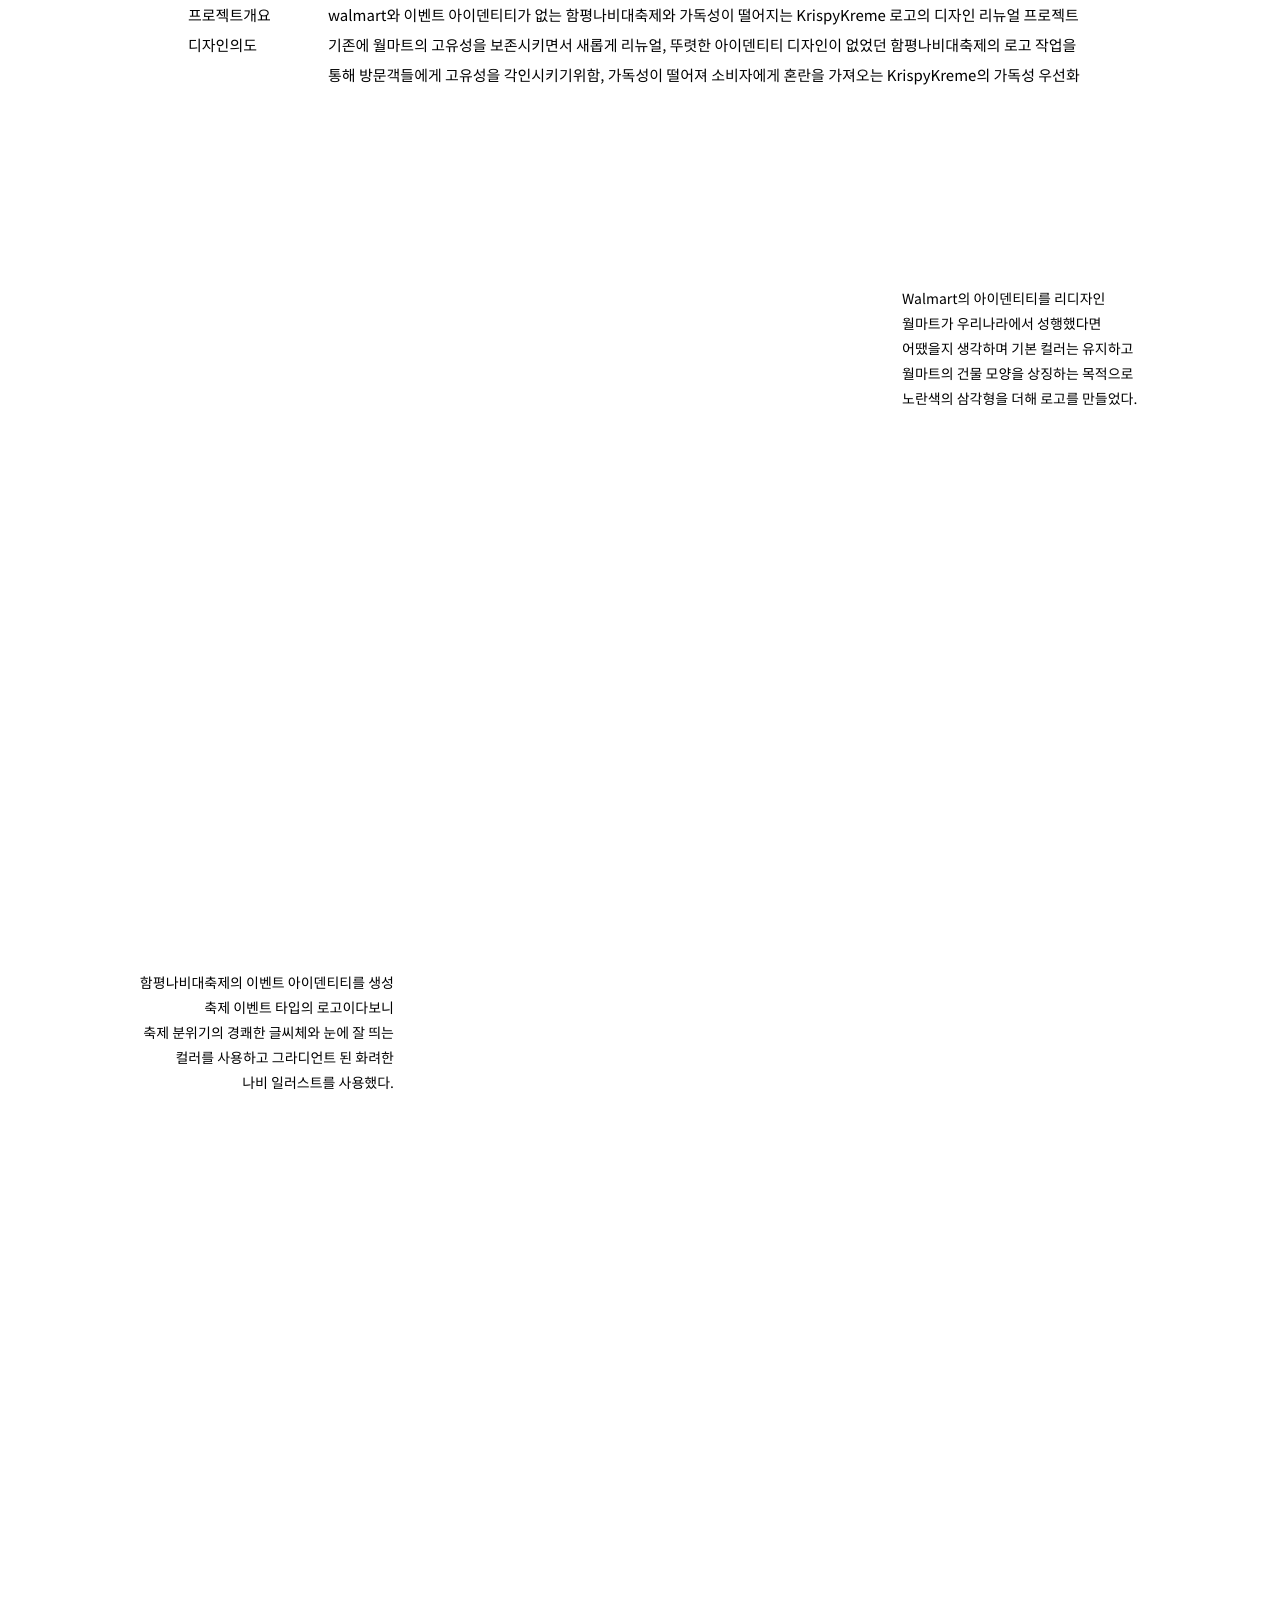
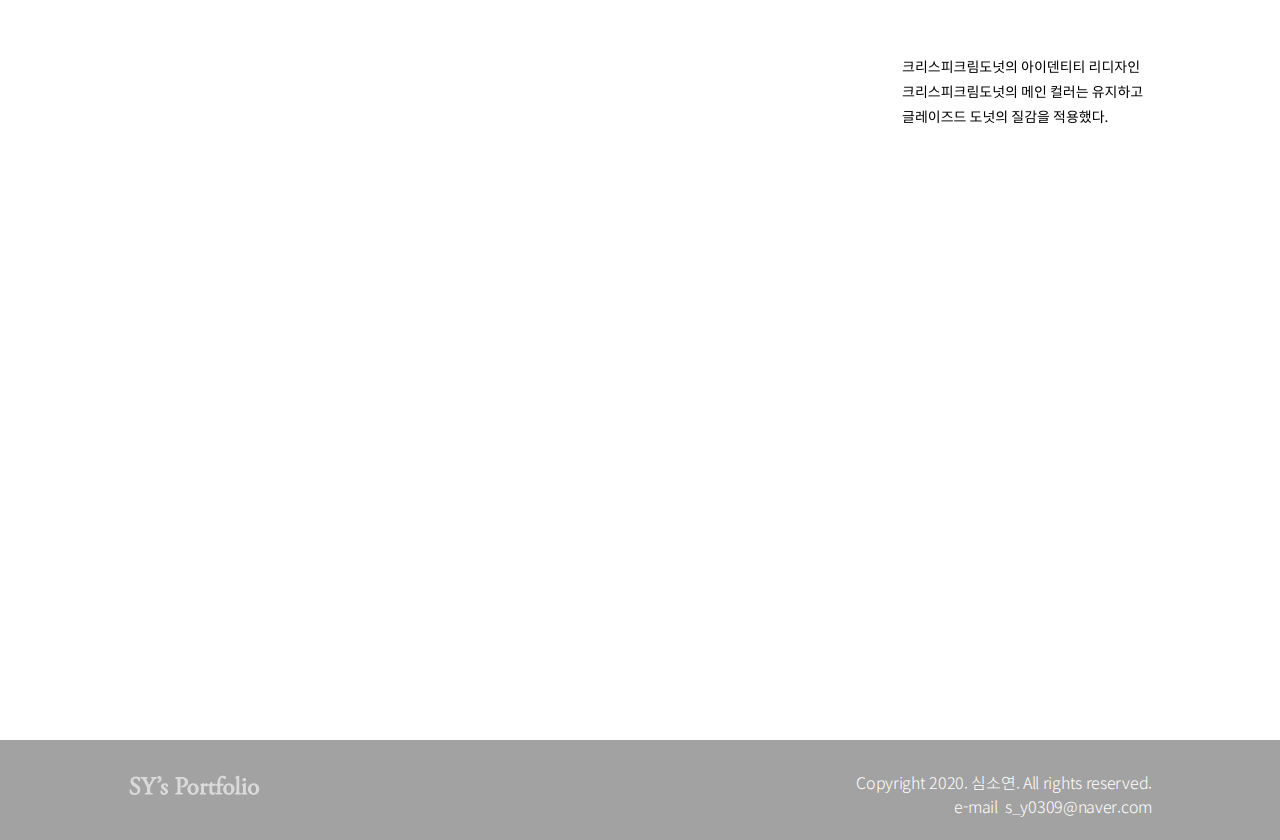
<file: sub01.html>
<!DOCTYPE html>
<html lang="ko" dir="ltr">
  <head>
    <meta charset="utf-8">
    <title>Soyeon's portfolio</title>
    <link rel="stylesheet" href="css/style.css">
    <link rel="stylesheet" href="css/aos.css">
    <link href="https://fonts.googleapis.com/css2?family=
    Nanum+Myeongjo:wght@400;700;800&family=
    Noto+Sans+KR:wght@100;300;400;500;700;900&display=swap"
    rel="stylesheet">

  </head>
  <body>
    <header>
      <nav>
        <div class="logo">
          <a href="index.html"><img src="img/01_logo.png" alt="sy's protfolio"></a>
        </div>
        <div class="menu">
          <ul>
            <li><a href="sub01.html">Identity</a></li>
            <li><a href="sub02.html">Package</a></li>
            <li><a href="sub03.html">Editorial</a></li>
            <li><a href="sub04.html">Advertisement</a></li>
            <li><a href="sub05.html">UI/UX</a></li>
          </ul>
        </div>
      </nav>
    </header>

    <section>
        <div class="sub01_keyvisual">
            <div class="sub01_keyvisual_wrap">
                <div class="sub01_keyvisual_title"><!--키비주얼의 title을 처리하는 영역-->
                    <img src="img/06_kb_tit_01.png" alt="1">
                </div>
            </div>
        </div>
    </section>
    
    
    <!--포트폴리오 1-->
      
        <div class="sub01_wrap" >
          <div class="sub01_tit_1"><img src="img/sub01_tit_01.png" alt="title"></div>
          <div class="sub01_img_1"><img src="img/sub01_img_01.png" alt="image"></div>
          <div class="sub01_txt_1"><img src="img/sub01_txt_01.png" alt="text01"></div>
        </div>
    <!--포트폴리오 1-->    
        <div class="sub01_wrap01">
            <div class="sub01_img_2" data-aos="fade-up" data-aos-duration="1500"><img src="img/sub01_img_02.png" alt="walmart"></div>
            <div class="sub01_txt_2"><img src="img/sub01_txt_02.png" alt="text02"></div>
        </div>
    <!--포트폴리오 1-->    
        <div class="sub01_wrap02">  
          <div class="sub01_txt_3"><img src="img/sub01_txt_03.png" alt="text03"></div>
          <div class="sub01_img_3" data-aos="fade-up" data-aos-duration="1500"><img src="img/sub01_img_03.png" alt="함평나비대축제"></div>
        </div> 
    <!--포트폴리오 1-->    
        <div class="sub01_wrap03">  
          <div class="sub01_img_4" data-aos="fade-up" data-aos-duration="1500"><img src="img/sub01_img_04.png" alt="krispykreme"></div>
          <div class="sub01_txt_4"><img src="img/sub01_txt_04.png" alt="text04"></div>
        </div> 
    
    
    <!--푸터 부문-->
    <footer>
        <div class="footer_wrap">
            <span class="footer_logo"><a href="main.html"><img src="img/logo%20gray.png" alt="footerlogo"></a></span>
            <span class="footer_txt">Copyright 2020. 심소연. All rights reserved.<br>e-mail&nbsp; s_y0309@naver.com
</span>
        </div>
    </footer>
    
     <!--스크롤 스크립트-->
    <script type="text/javascript" src="js/jquery-latest.js"></script>
    <script>
      function fnMove(seq){
        var offset = $("#anchor" + seq).offset();
        $('html,body').animate({scrollTop : offset.top}, 1200);
      }
    </script>

    <!--AOS 스크립트-->
    <script type="text/javascript" src="js/aos.js"></script>
    <script>
      AOS.init({
        easing: 'ease-in-out-sine'
      });
    </script>
    
    
    
  </body>
</html>
</file>
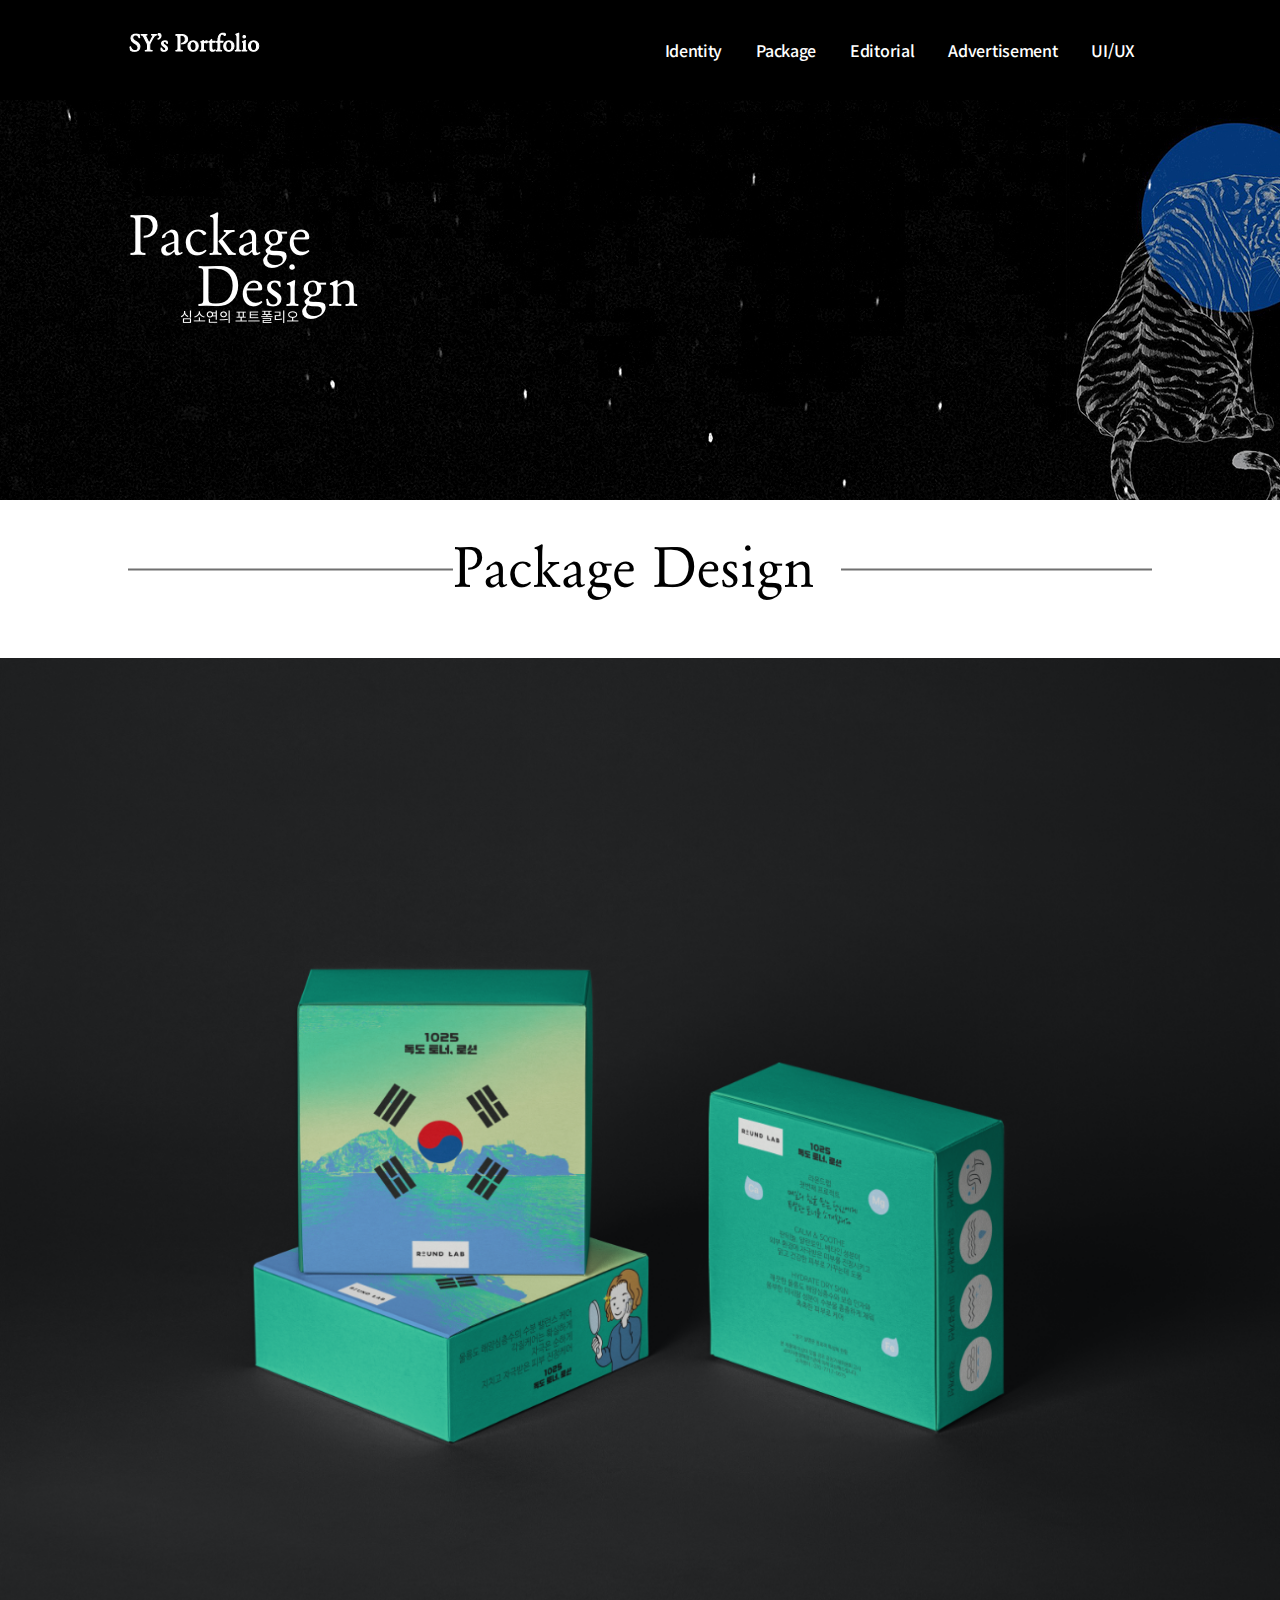
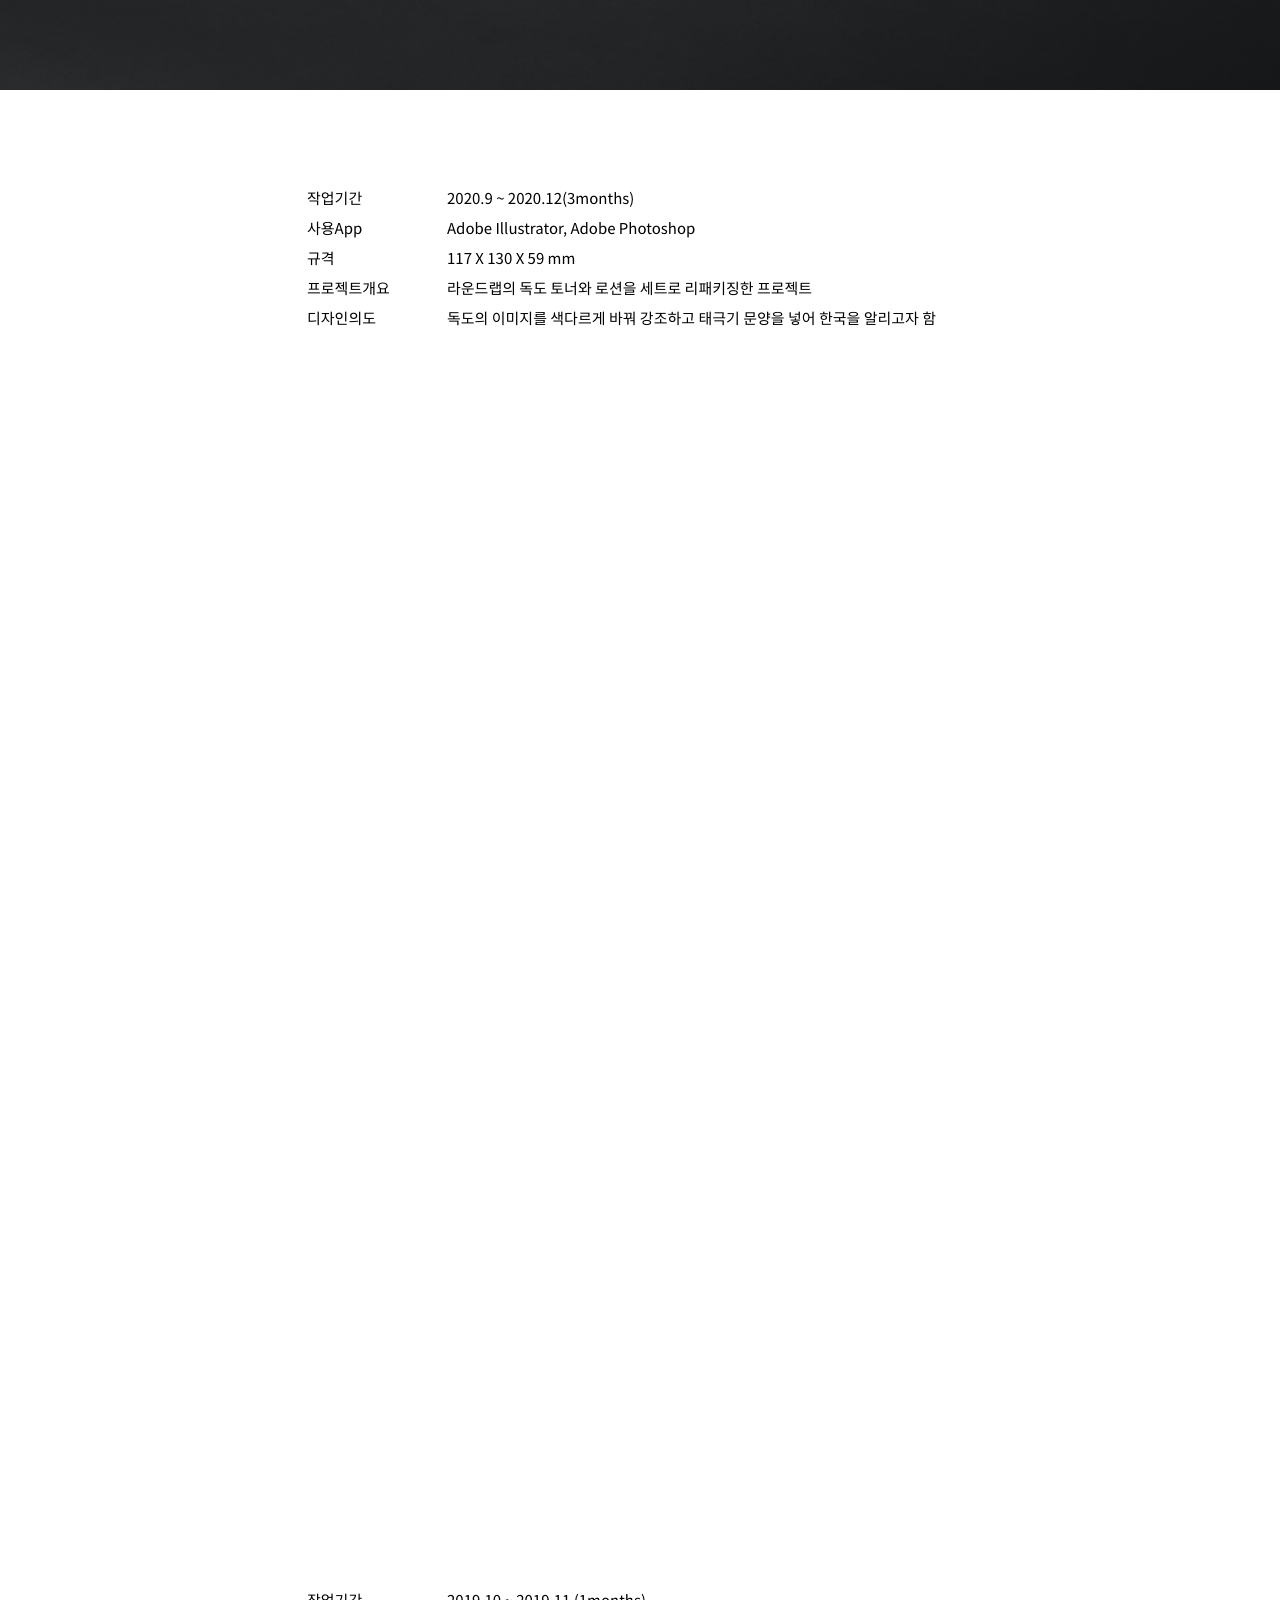
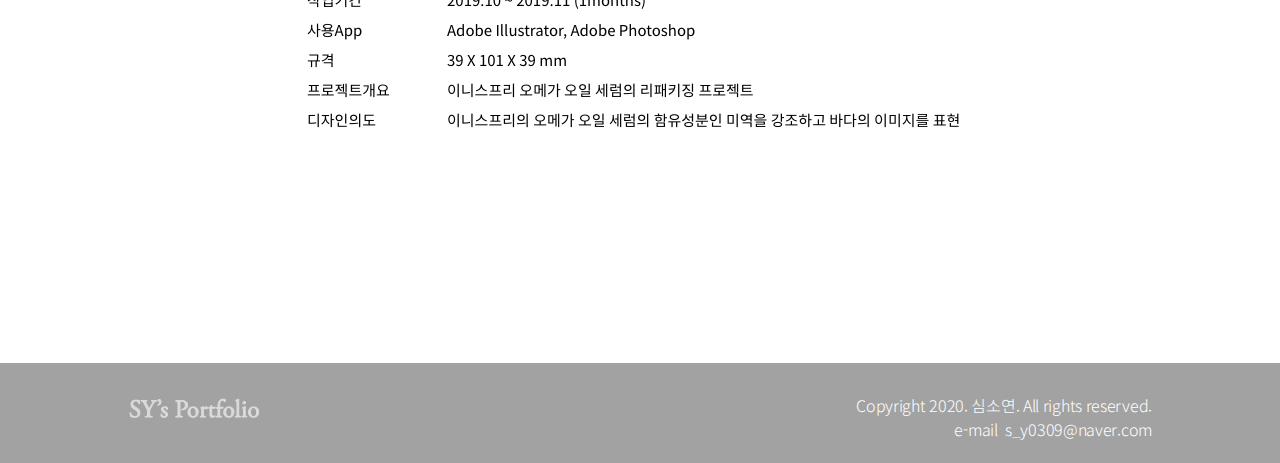
<file: sub02.html>
<!DOCTYPE html>
<html lang="ko" dir="ltr">
  <head>
    <meta charset="utf-8">
    <title>Soyeon's portfolio</title>
    <link rel="stylesheet" href="css/style.css">
    <link rel="stylesheet" href="css/aos.css">
    <link href="https://fonts.googleapis.com/css2?family=
    Nanum+Myeongjo:wght@400;700;800&family=
    Noto+Sans+KR:wght@100;300;400;500;700;900&display=swap"
    rel="stylesheet">

  </head>
  <body>
    <header>
      <nav>
        <div class="logo">
          <a href="index.html"><img src="img/01_logo.png" alt="sy's protfolio"></a>
        </div>
        <div class="menu">
          <ul>
            <li><a href="sub01.html">Identity</a></li>
            <li><a href="sub02.html">Package</a></li>
            <li><a href="sub03.html">Editorial</a></li>
            <li><a href="sub04.html">Advertisement</a></li>
            <li><a href="sub05.html">UI/UX</a></li>
          </ul>
        </div>
      </nav>
    </header>

    <section>
        <div class="sub02_keyvisual">
            <div class="sub02_keyvisual_wrap">
                <div class="sub02_keyvisual_title"><!--키비주얼의 title을 처리하는 영역-->
                    <img src="img/06_kb_tit_02.png" alt="2">
                </div>
            </div>
        </div>
    </section>
    
    
    <!--포트폴리오 1-->
      
        <div class="sub02_wrap">
          <div class="sub02_tit_1"><img src="img/sub02_tit_01.png" alt="title"></div>
          <div class="sub02_img_1" data-aos="fade-right" data-aos-duration="1500"><img src="img/sub02_img_01.png" alt="image"></div>
          <div class="sub02_txt_1"><img src="img/sub02_txt_01.png" alt="text01"></div>
        </div>
    <!--포트폴리오 1-->   
        <div class="sub02_wrap01">
          <div class="sub02_img_2" data-aos="fade-left" data-aos-duration="1500"><img src="img/sub02_img_02.png" alt="image"></div>
          <div class="sub02_txt_2"><img src="img/sub02_txt_02.png" alt="text01"></div>
        </div>
    
    
    <!--푸터 부문-->
    <footer>
        <div class="footer_wrap">
            <span class="footer_logo"><a href="main.html"><img src="img/logo%20gray.png" alt="footerlogo"></a></span>
            <span class="footer_txt">Copyright 2020. 심소연. All rights reserved.<br>e-mail&nbsp; s_y0309@naver.com
</span>
        </div>
    </footer>
    
     <!--스크롤 스크립트-->
    <script type="text/javascript" src="js/jquery-latest.js"></script>
    <script>
      function fnMove(seq){
        var offset = $("#anchor" + seq).offset();
        $('html,body').animate({scrollTop : offset.top}, 1200);
      }
    </script>

    <!--AOS 스크립트-->
    <script type="text/javascript" src="js/aos.js"></script>
    <script>
      AOS.init({
        easing: 'ease-in-out-sine'
      });
    </script>
    
    
  </body>
</html>
</file>
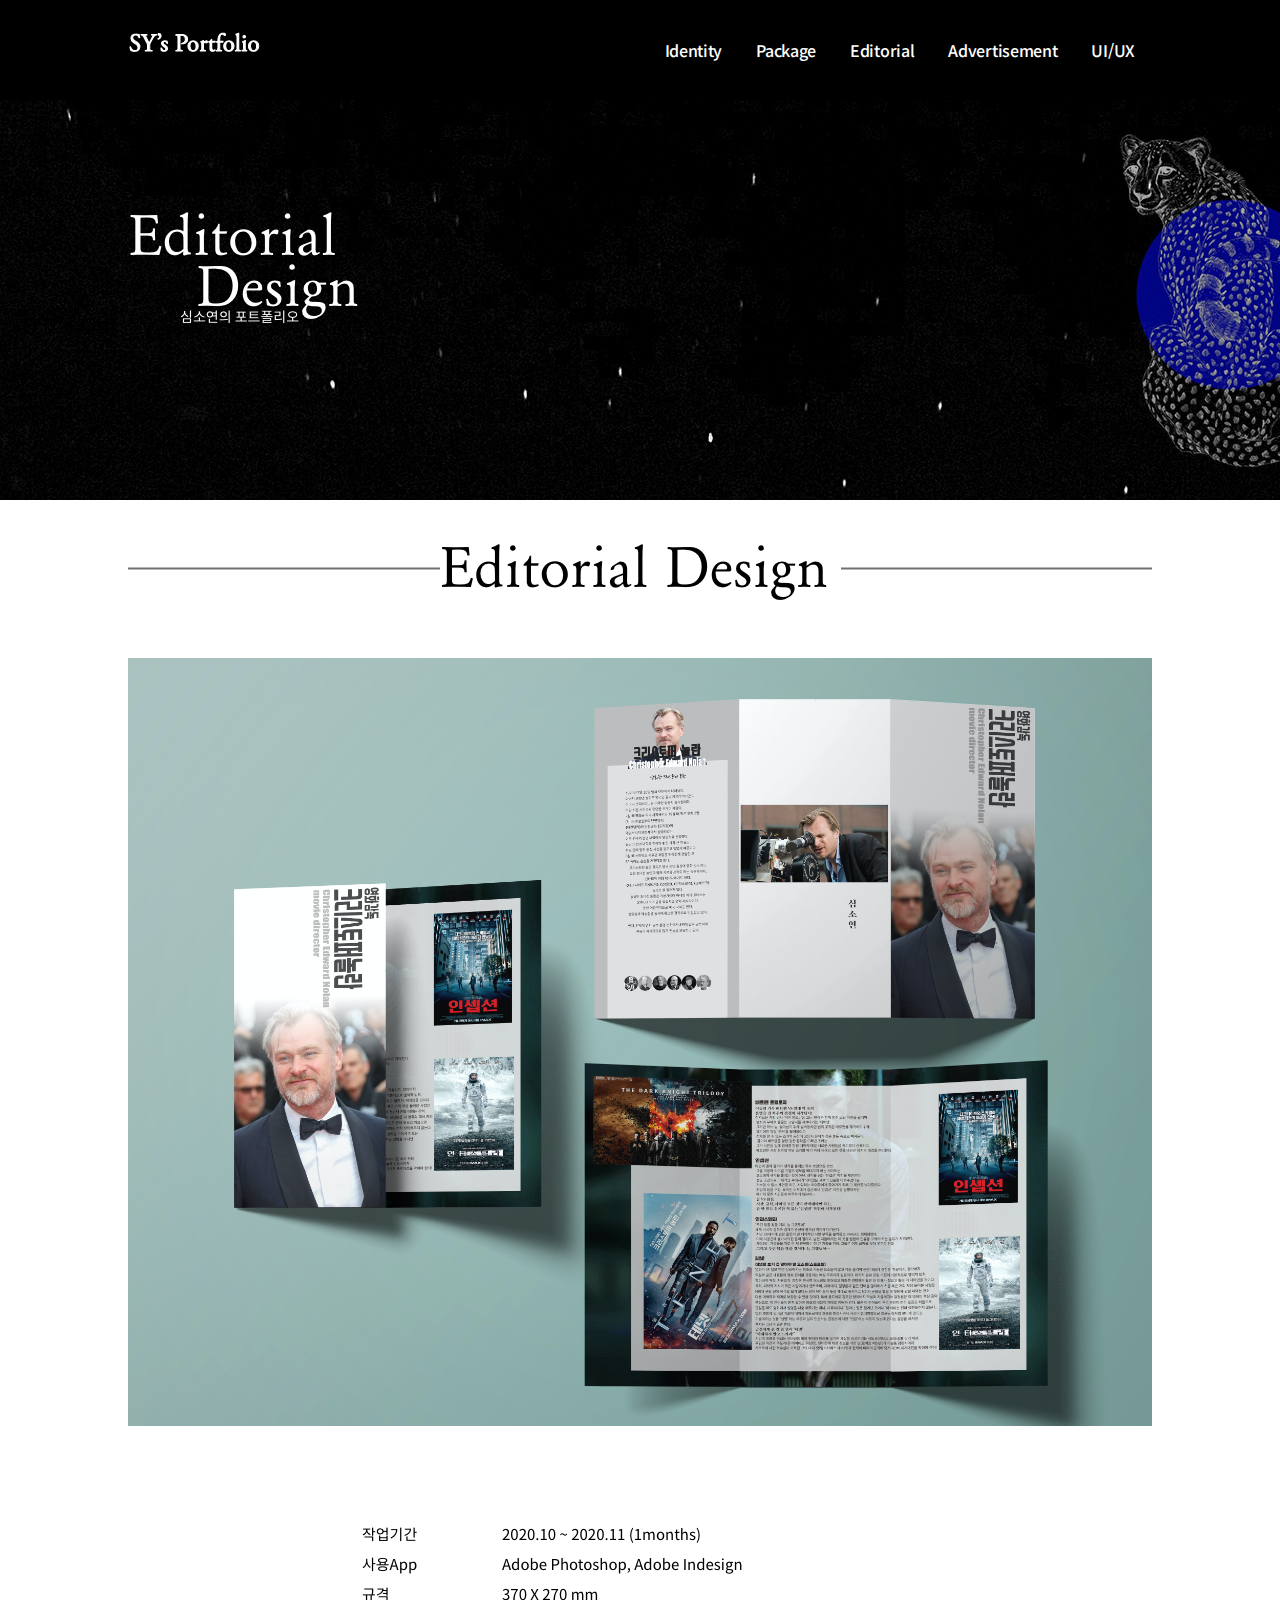
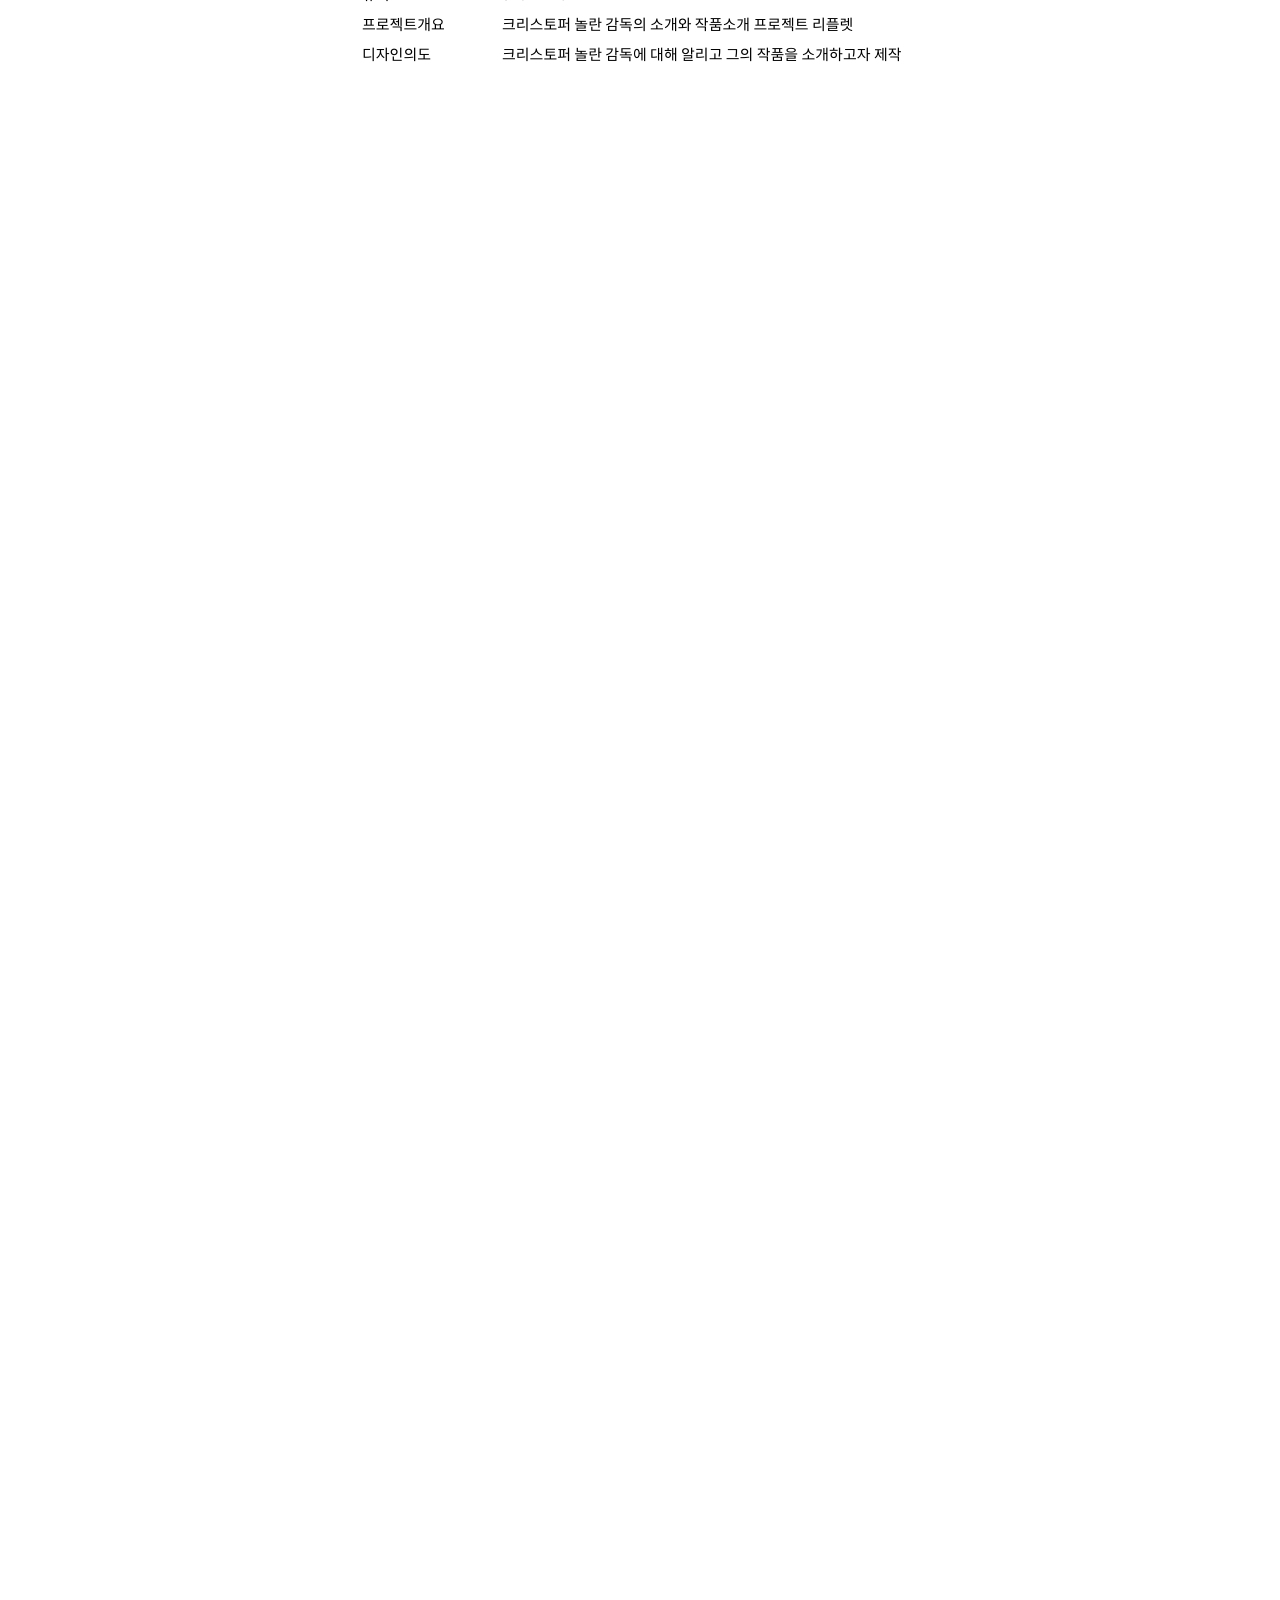
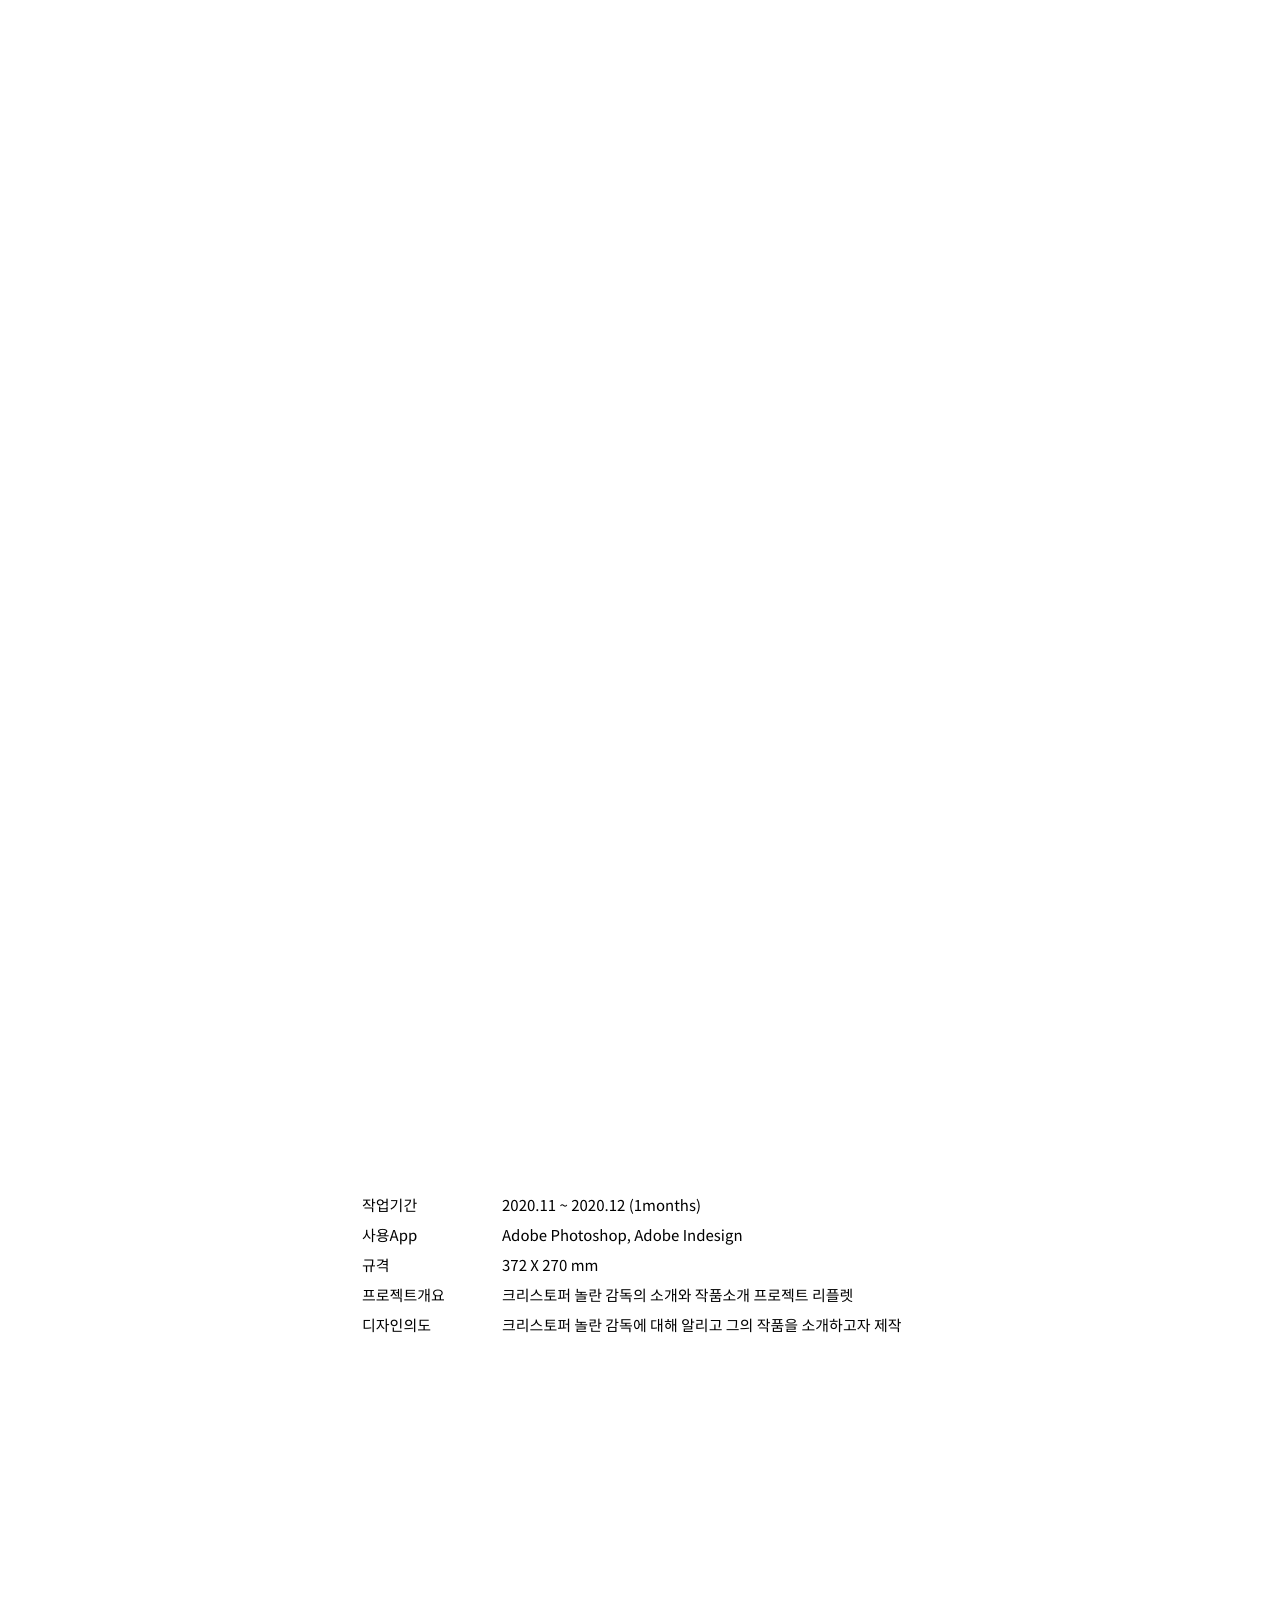
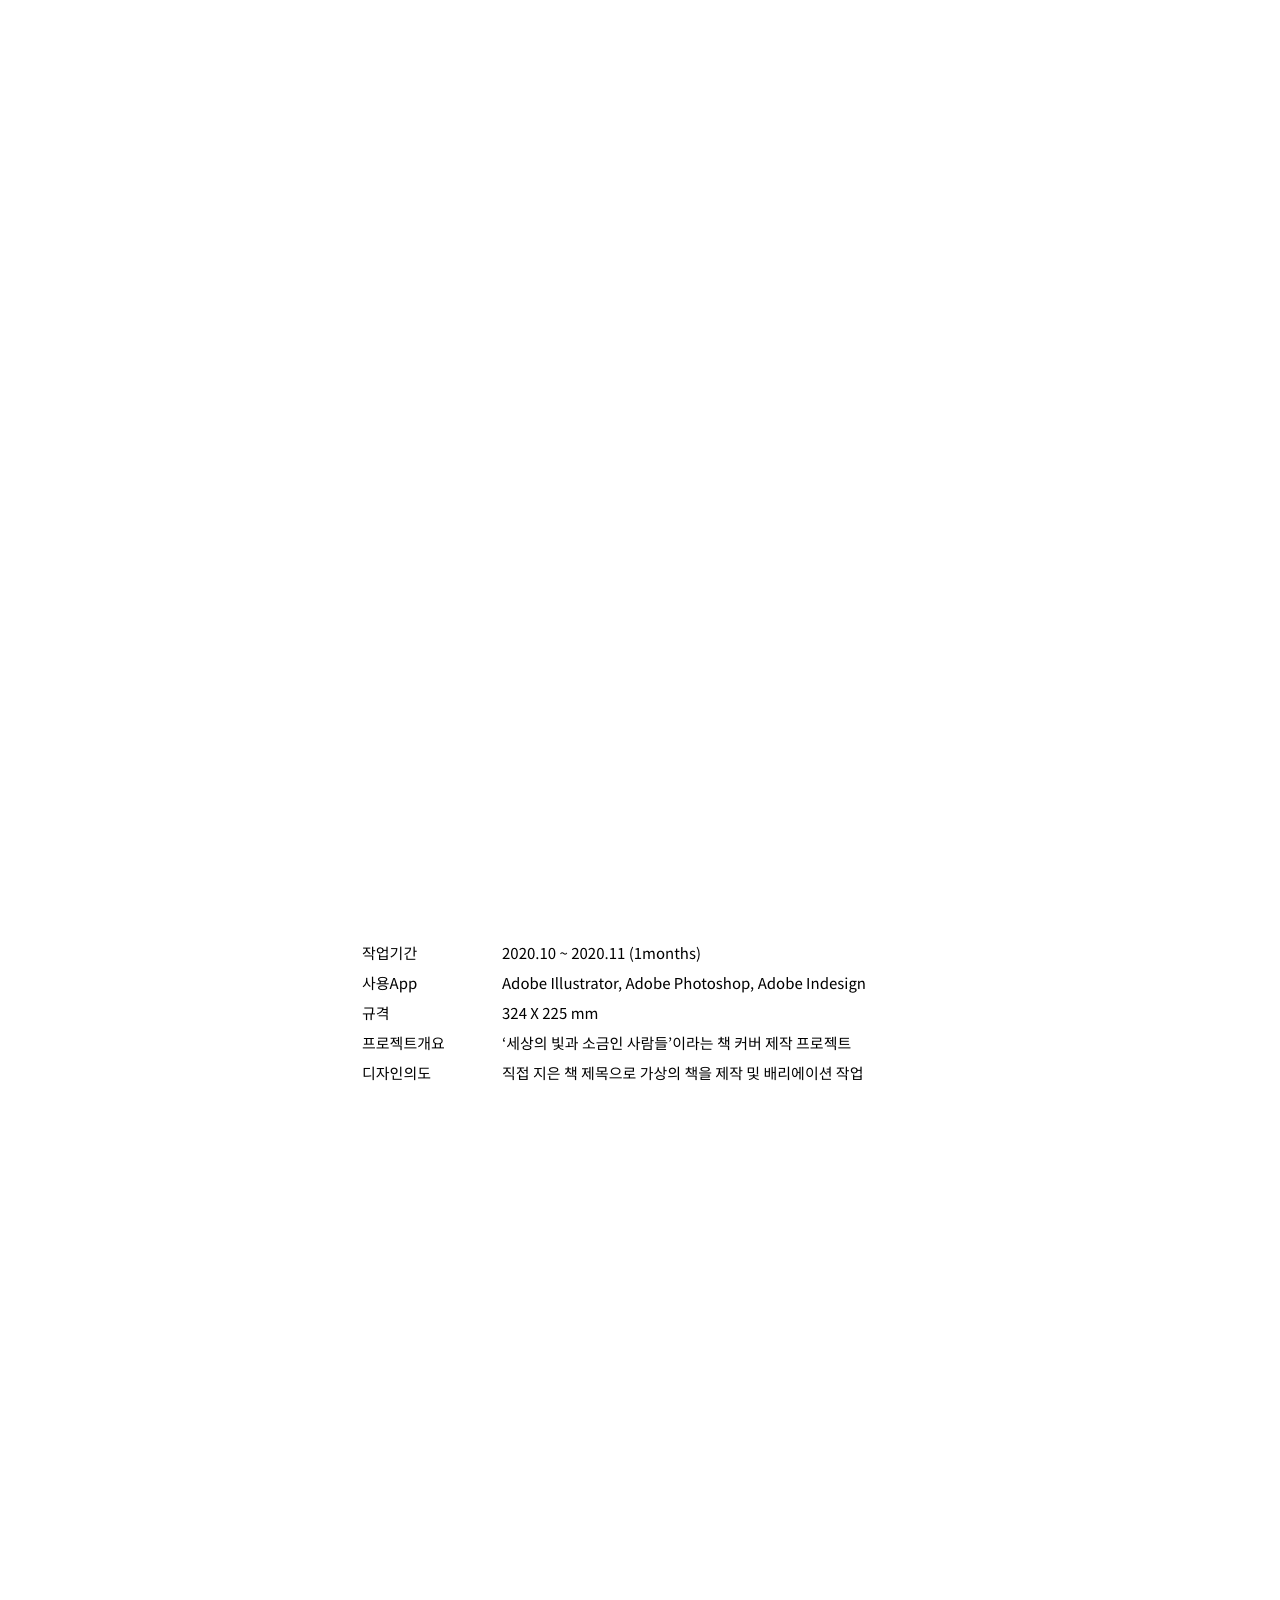
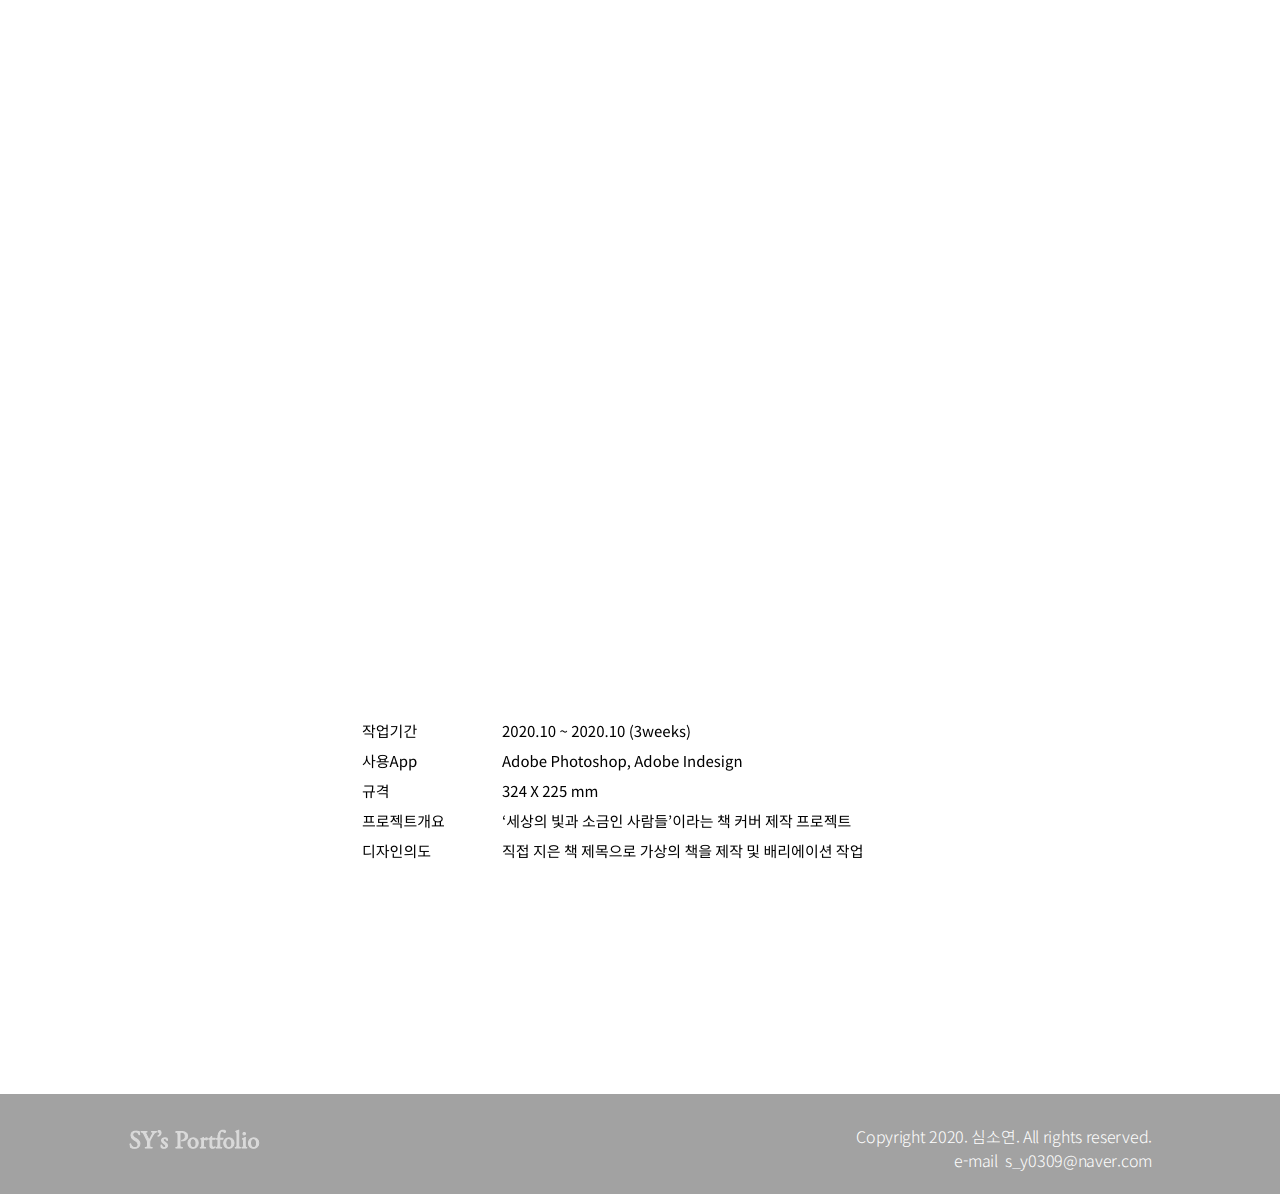
<file: sub03.html>
<!DOCTYPE html>
<html lang="ko" dir="ltr">
  <head>
    <meta charset="utf-8">
    <title>Soyeon's portfolio</title>
    <link rel="stylesheet" href="css/style.css">
    <link rel="stylesheet" href="css/aos.css">
    <link href="https://fonts.googleapis.com/css2?family=
    Nanum+Myeongjo:wght@400;700;800&family=
    Noto+Sans+KR:wght@100;300;400;500;700;900&display=swap"
    rel="stylesheet">

  </head>
  <body>
    <header>
      <nav>
        <div class="logo">
          <a href="index.html"><img src="img/01_logo.png" alt="sy's protfolio"></a>
        </div>
        <div class="menu">
          <ul>
            <li><a href="sub01.html">Identity</a></li>
            <li><a href="sub02.html">Package</a></li>
            <li><a href="sub03.html">Editorial</a></li>
            <li><a href="sub04.html">Advertisement</a></li>
            <li><a href="sub05.html">UI/UX</a></li>
          </ul>
        </div>
      </nav>
    </header>

    <section>
        <div class="sub03_keyvisual">
            <div class="sub03_keyvisual_wrap">
                <div class="sub03_keyvisual_title"><!--키비주얼의 title을 처리하는 영역-->
                    <img src="img/06_kb_tit_03.png" alt="3">
                </div>
            </div>
        </div>
    </section>
    
    
    <!--포트폴리오 1-->
      
        <div class="sub03_wrap">
          <div class="sub03_tit_1"><img src="img/sub03_tit_01.png" alt="title"></div>
          <div class="sub03_img_1" data-aos="fade-right" data-aos-duration="1500"><img src="img/sub03_img_01.png" alt="image"></div>
          <div class="sub03_txt_1"><img src="img/sub03_txt_01.png" alt="text01"></div>
        </div>
    <!--포트폴리오 1-->   
        <div class="sub03_wrap01">
          <div class="sub03_img_2" data-aos="flip-left" data-aos-duration="1500"><img src="img/sub03_img_02_01.png" alt="image"></div>
          <div class="sub03_img_2" data-aos="flip-right" data-aos-duration="1500"><img src="img/sub03_img_02_02.png" alt="image"></div>
          <div class="sub03_txt_2"><img src="img/sub03_txt_02.png" alt="text01">
          </div>
     <!--포트폴리오 1-->      
            <div class="sub03_img_3" data-aos="fade-up" data-aos-duration="1500"><img src="img/sub03_img_03.png" alt="image"></div>
          <div class="sub03_txt_3"><img src="img/sub03_txt_03.png" alt="text01">
          </div>
      <!--포트폴리오 1-->       
          <div class="sub03_img_4" data-aos="fade-up" data-aos-duration="1500"><img src="img/sub03_img_05.png" alt="image"></div>
          <div class="sub03_txt_4"><img src="img/sub03_txt_04.png" alt="text01">
          </div>
        </div>
    
    
    <!--푸터 부문-->
    <footer>
        <div class="footer_wrap">
            <span class="footer_logo"><a href="main.html"><img src="img/logo%20gray.png" alt="footerlogo"></a></span>
            <span class="footer_txt">Copyright 2020. 심소연. All rights reserved.<br>e-mail&nbsp; s_y0309@naver.com
</span>
        </div>
    </footer>
    
     <!--스크롤 스크립트-->
    <script type="text/javascript" src="js/jquery-latest.js"></script>
    <script>
      function fnMove(seq){
        var offset = $("#anchor" + seq).offset();
        $('html,body').animate({scrollTop : offset.top}, 1200);
      }
    </script>

    <!--AOS 스크립트-->
    <script type="text/javascript" src="js/aos.js"></script>
    <script>
      AOS.init({
        easing: 'ease-in-out-sine'
      });
    </script>
      
      
      
  </body>
</html>
</file>
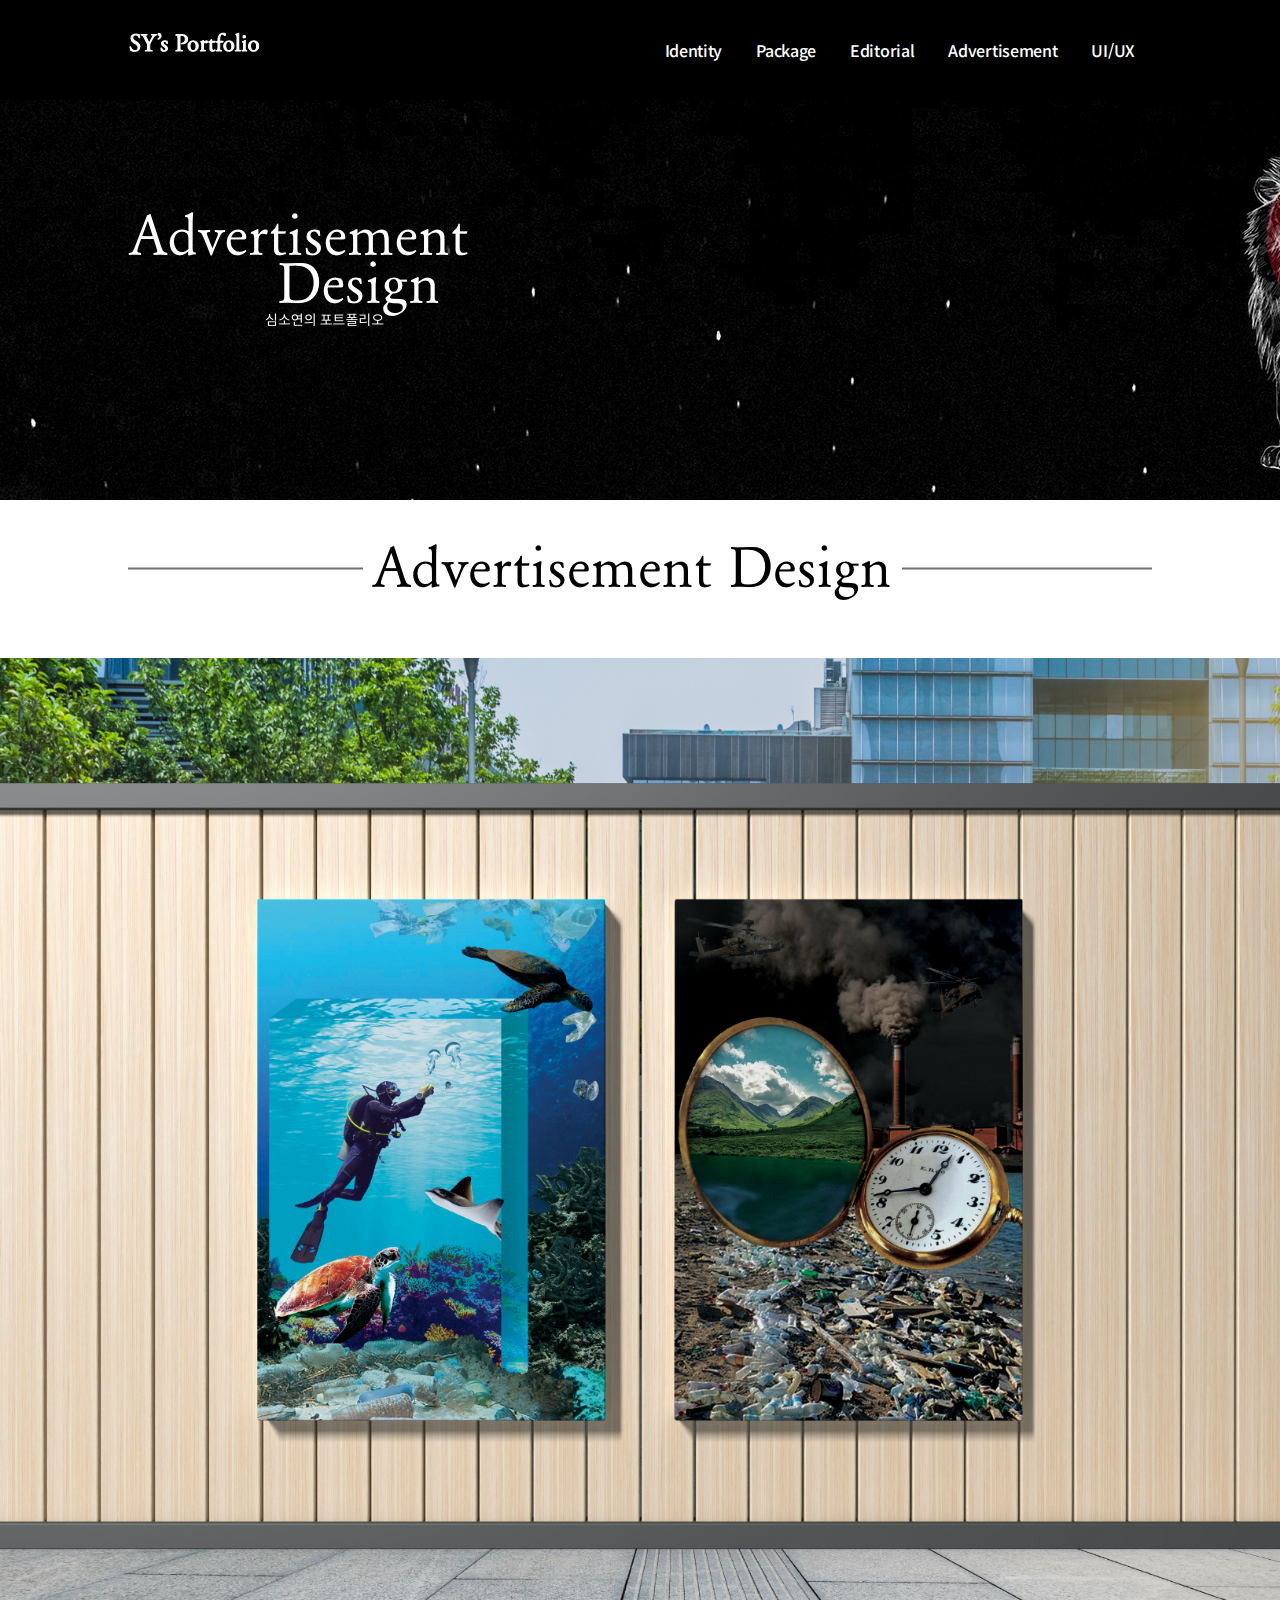
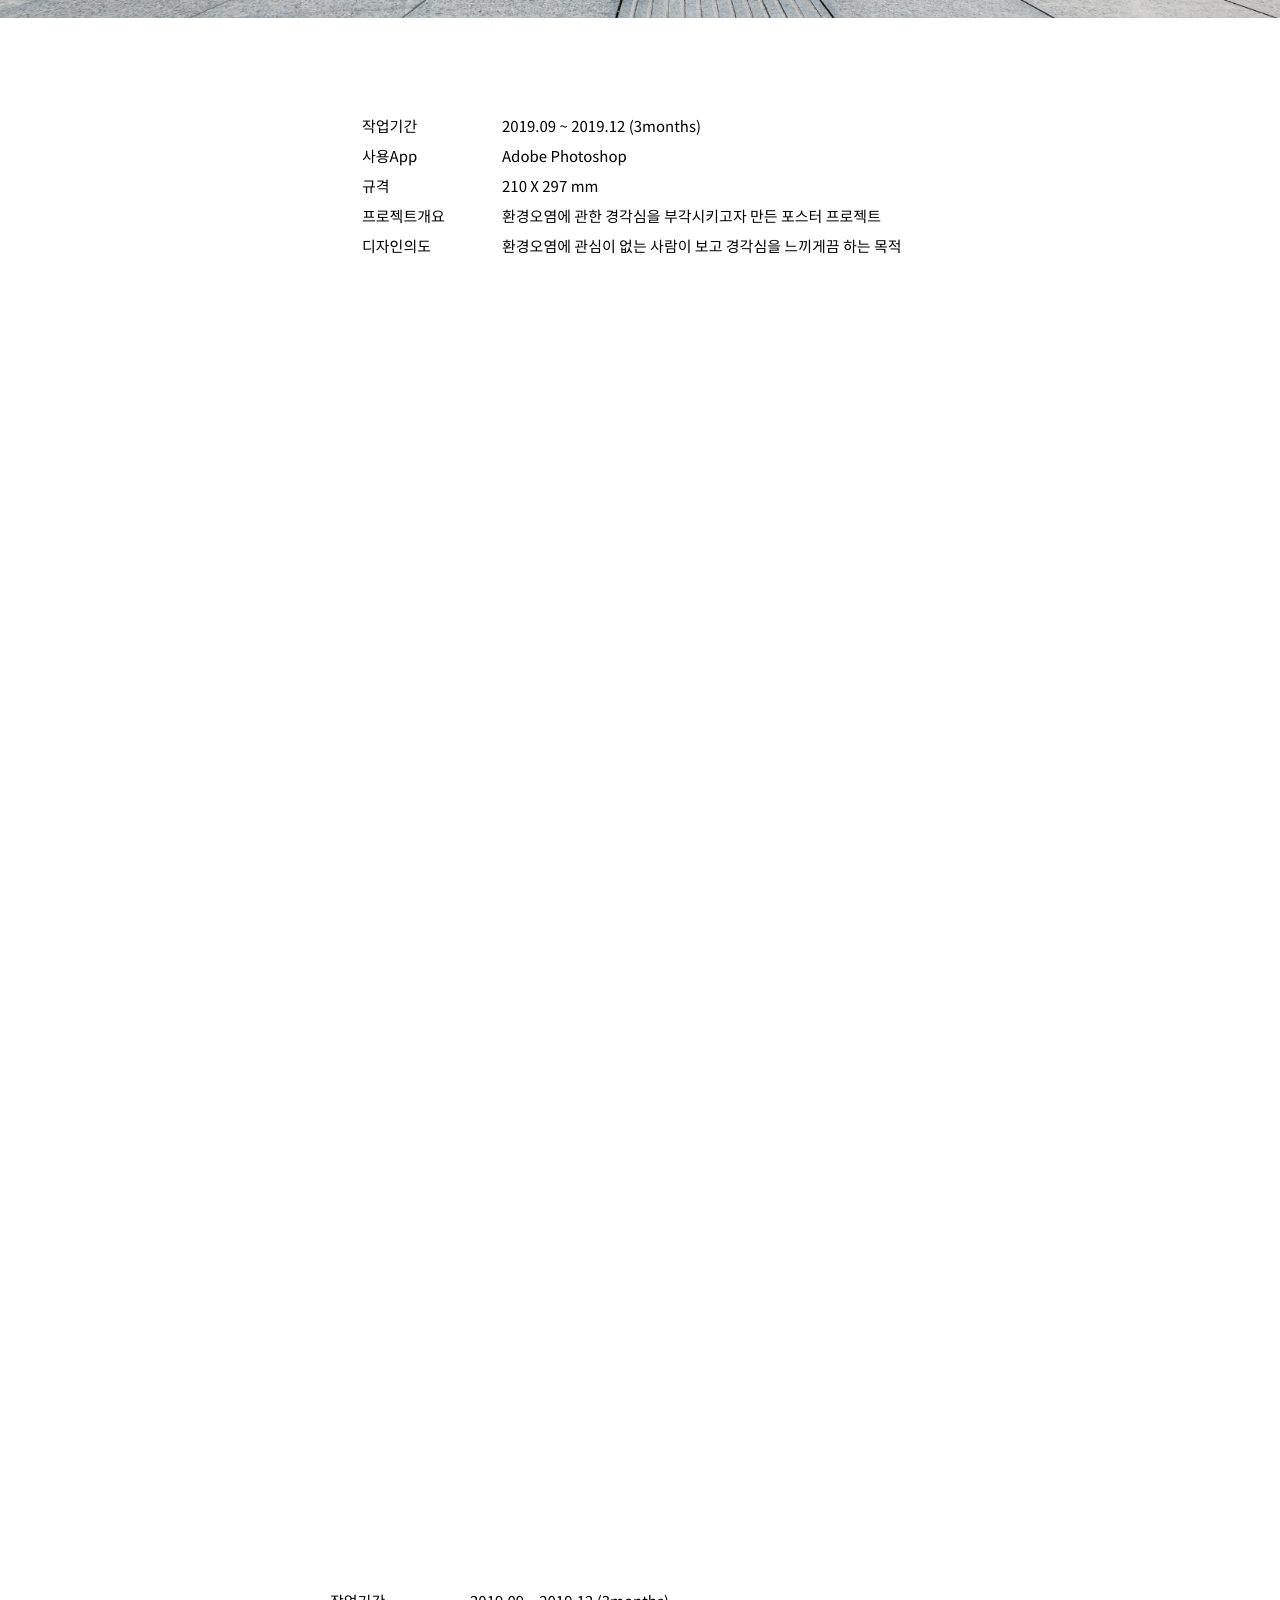
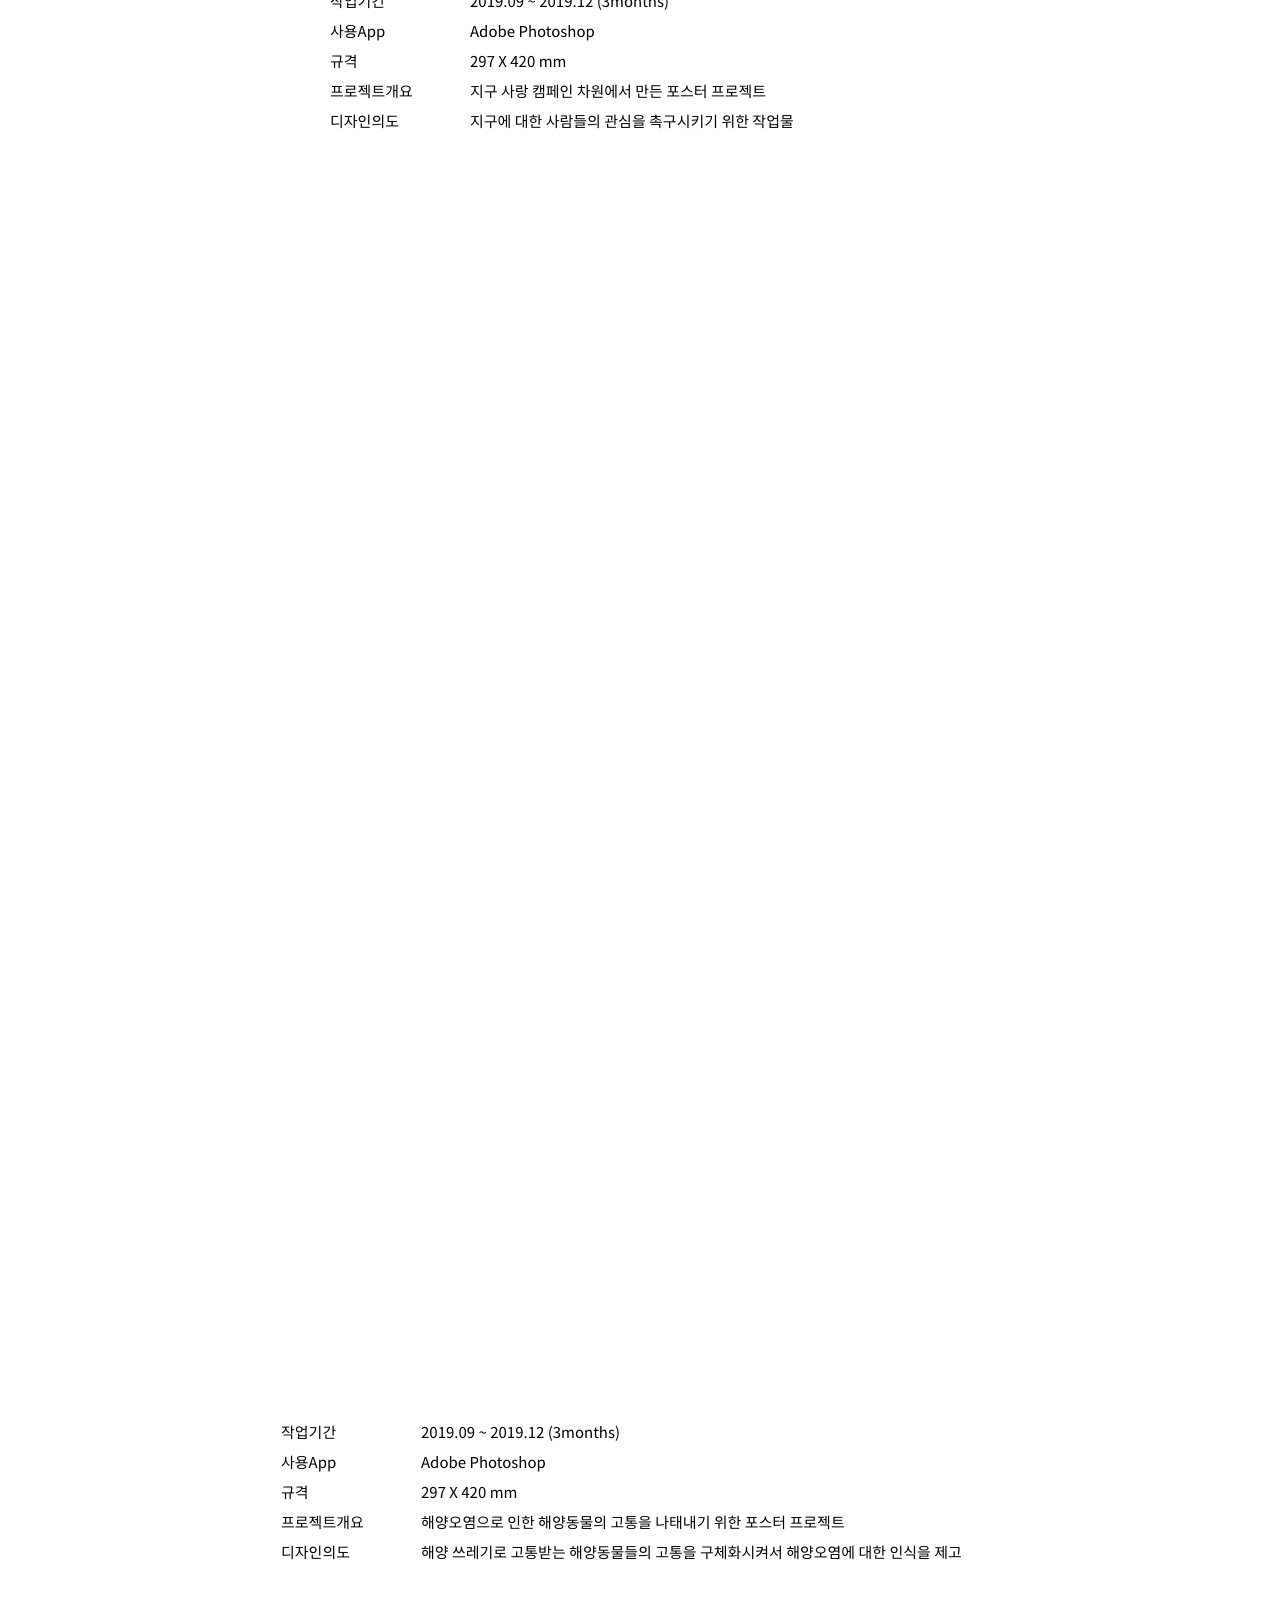
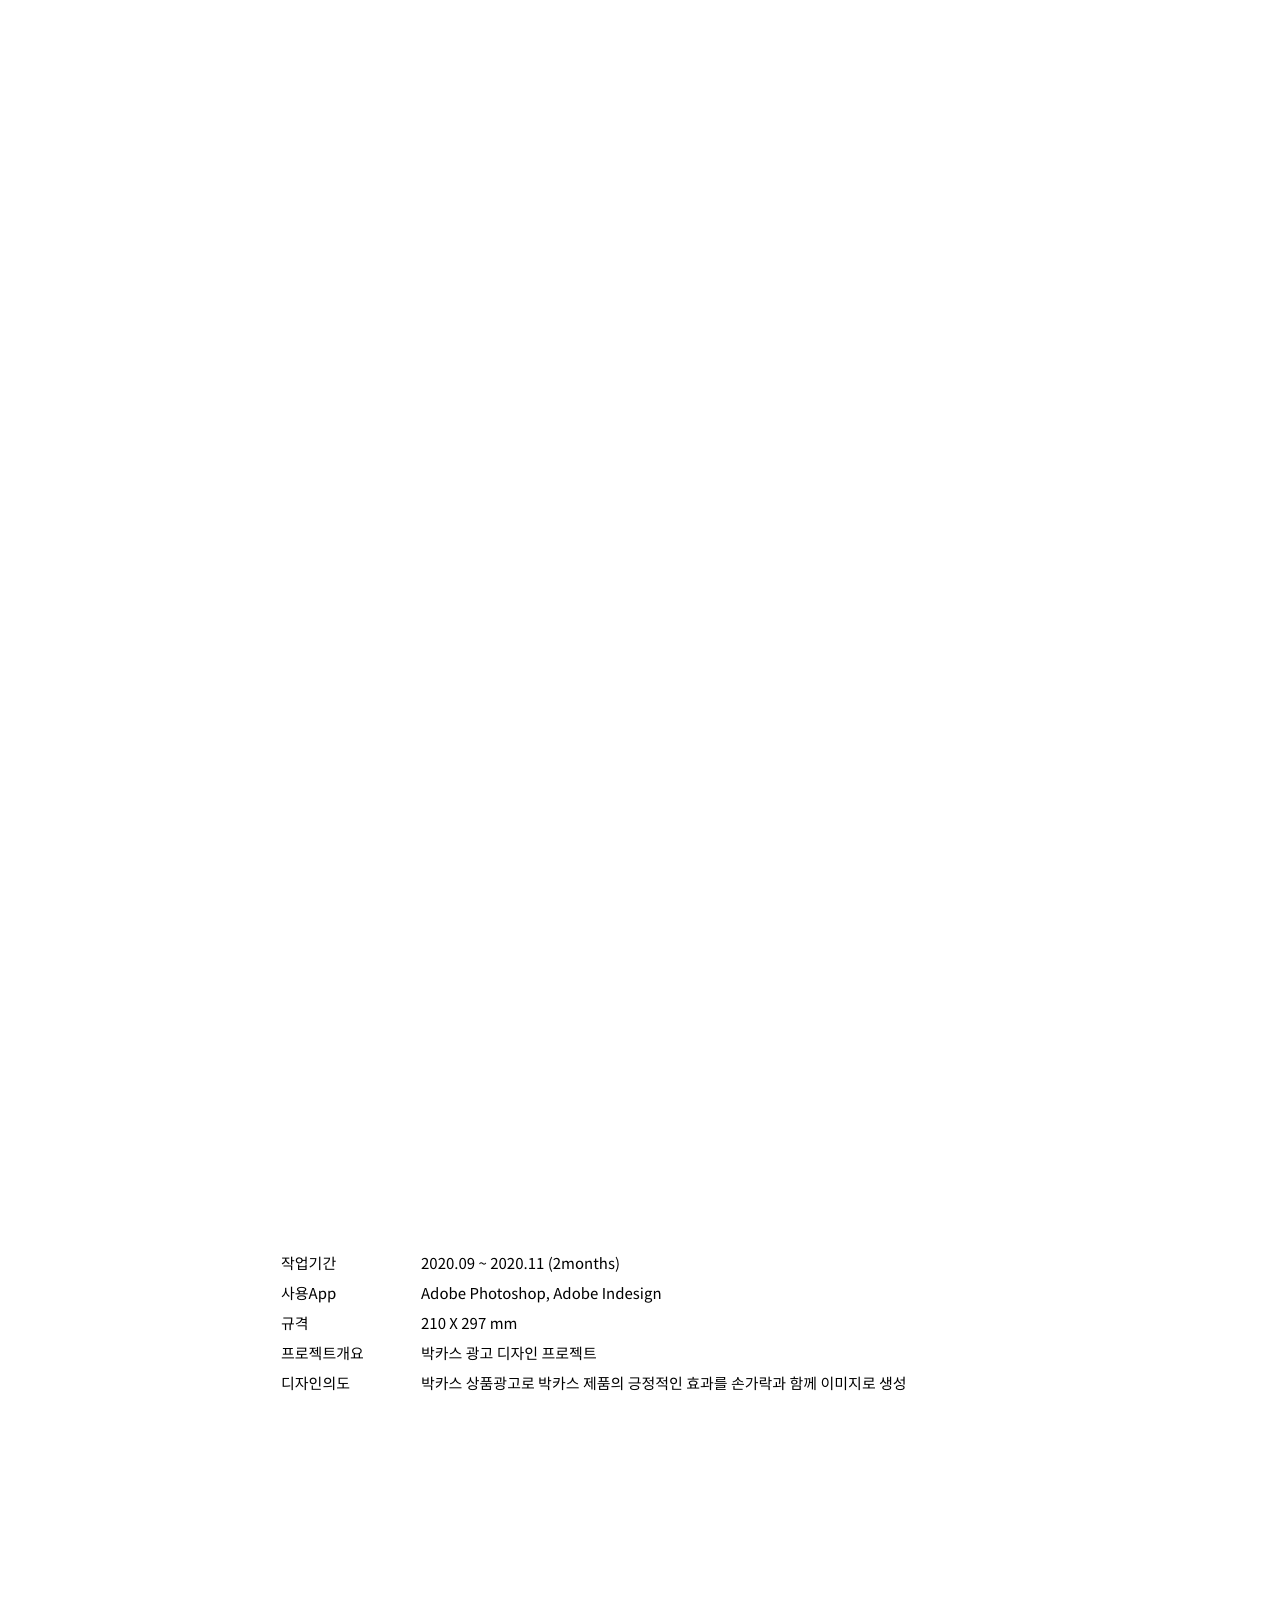
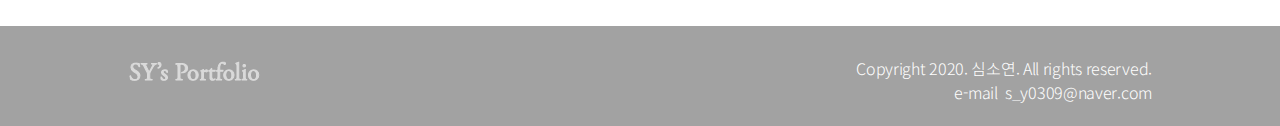
<file: sub04.html>
<!DOCTYPE html>
<html lang="ko" dir="ltr">
  <head>
    <meta charset="utf-8">
    <title>Soyeon's portfolio</title>
    <link rel="stylesheet" href="css/style.css">
    <link rel="stylesheet" href="css/aos.css">
    <link href="https://fonts.googleapis.com/css2?family=
    Nanum+Myeongjo:wght@400;700;800&family=
    Noto+Sans+KR:wght@100;300;400;500;700;900&display=swap"
    rel="stylesheet">

  </head>
  <body>
    <header>
      <nav>
        <div class="logo">
          <a href="index.html"><img src="img/01_logo.png" alt="sy's protfolio"></a>
        </div>
        <div class="menu">
          <ul>
            <li><a href="sub01.html">Identity</a></li>
            <li><a href="sub02.html">Package</a></li>
            <li><a href="sub03.html">Editorial</a></li>
            <li><a href="sub04.html">Advertisement</a></li>
            <li><a href="sub05.html">UI/UX</a></li>
          </ul>
        </div>
      </nav>
    </header>

    <section>
        <div class="sub04_keyvisual">
            <div class="sub04_keyvisual_wrap">
                <div class="sub04_keyvisual_title"><!--키비주얼의 title을 처리하는 영역-->
                    <img src="img/06_kb_tit_04.png" alt="3">
                </div>
            </div>
        </div>
    </section>
    
    
    <!--포트폴리오 1-->
      
        <div class="sub04_wrap">
          <div class="sub04_tit_1"><img src="img/sub04_tit_01.png" alt="title"></div>
          <div class="sub04_img_1" data-aos="flip-up" data-aos-duration="1500"><img src="img/sub04_img_01.png" alt="image"></div>
          <div class="sub04_txt_1"><img src="img/sub04_txt_01.png" alt="text01"></div>
        </div>
    <!--포트폴리오 2-->   
        <div class="sub04_wrap01">
          <div class="sub04_img_2" data-aos="flip-up" data-aos-duration="1500"><img src="img/sub04_img_02.png" alt="image"></div>
          <div class="sub04_txt_2"><img src="img/sub04_txt_02.png" alt="text01">
          </div>
     <!--포트폴리오 3-->      
           <div class="sub04_wrap02">
            <div class="sub04_img_3" data-aos="flip-down" data-aos-duration="1500"><img src="img/sub04_img_03.png" alt="image"></div>
          <div class="sub04_txt_3"><img src="img/sub04_txt_03.png" alt="text01">
          </div>
          </div>
      <!--포트폴리오 4-->
         <div class="sub04_wrap03">       
          <div class="sub04_img_4" data-aos="flip-up" data-aos-duration="1500"><img src="img/sub04_img_04.png" alt="image"></div>
          <div class="sub04_txt_4"><img src="img/sub04_txt_04.png" alt="text01">
          </div>
        </div>
          </div>
    
    <!--푸터 부문-->
    <footer>
        <div class="footer_wrap">
            <span class="footer_logo"><a href="main.html"><img src="img/logo%20gray.png" alt="footerlogo"></a></span>
            <span class="footer_txt">Copyright 2020. 심소연. All rights reserved.<br>e-mail&nbsp; s_y0309@naver.com
</span>
        </div>
    </footer>
    
     <!--스크롤 스크립트-->
    <script type="text/javascript" src="js/jquery-latest.js"></script>
    <script>
      function fnMove(seq){
        var offset = $("#anchor" + seq).offset();
        $('html,body').animate({scrollTop : offset.top}, 1200);
      }
    </script>

    <!--AOS 스크립트-->
    <script type="text/javascript" src="js/aos.js"></script>
    <script>
      AOS.init({
        easing: 'ease-in-out-sine'
      });
    </script>
      
      
  </body>
</html>
</file>
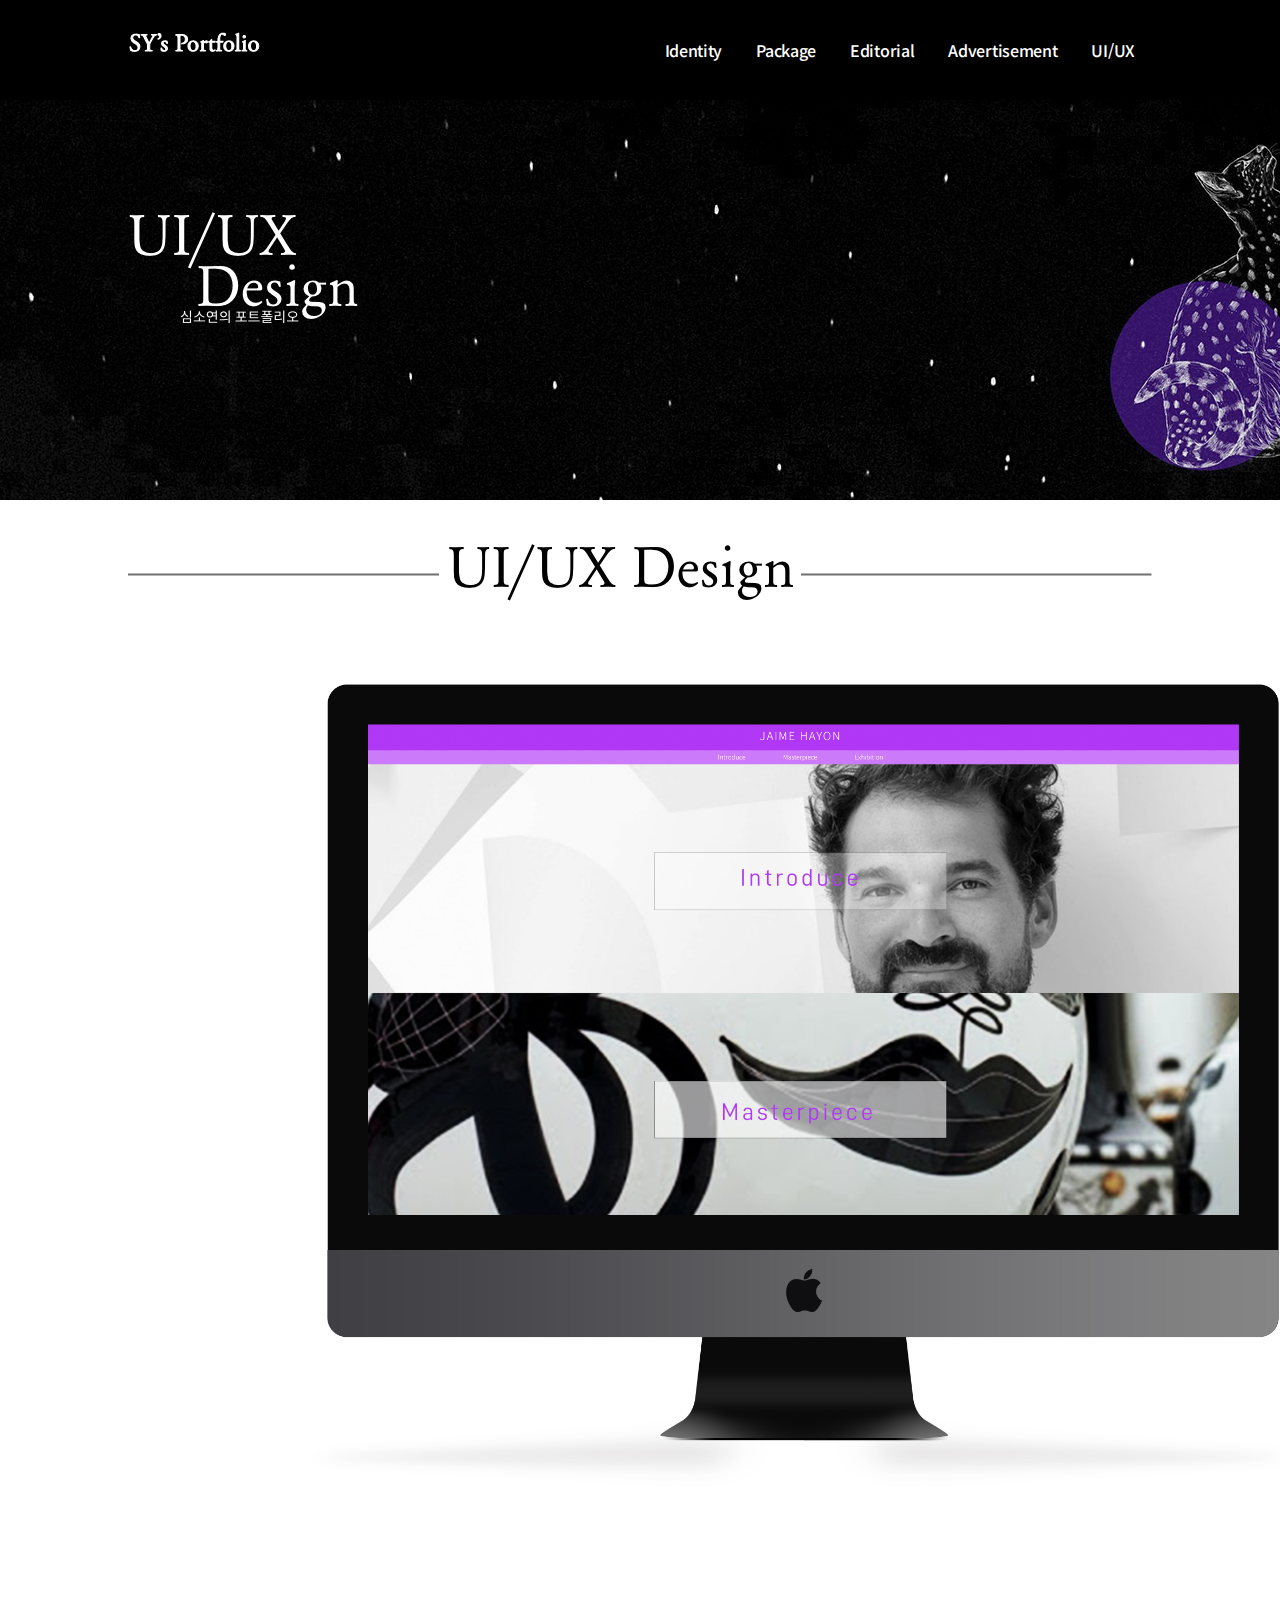
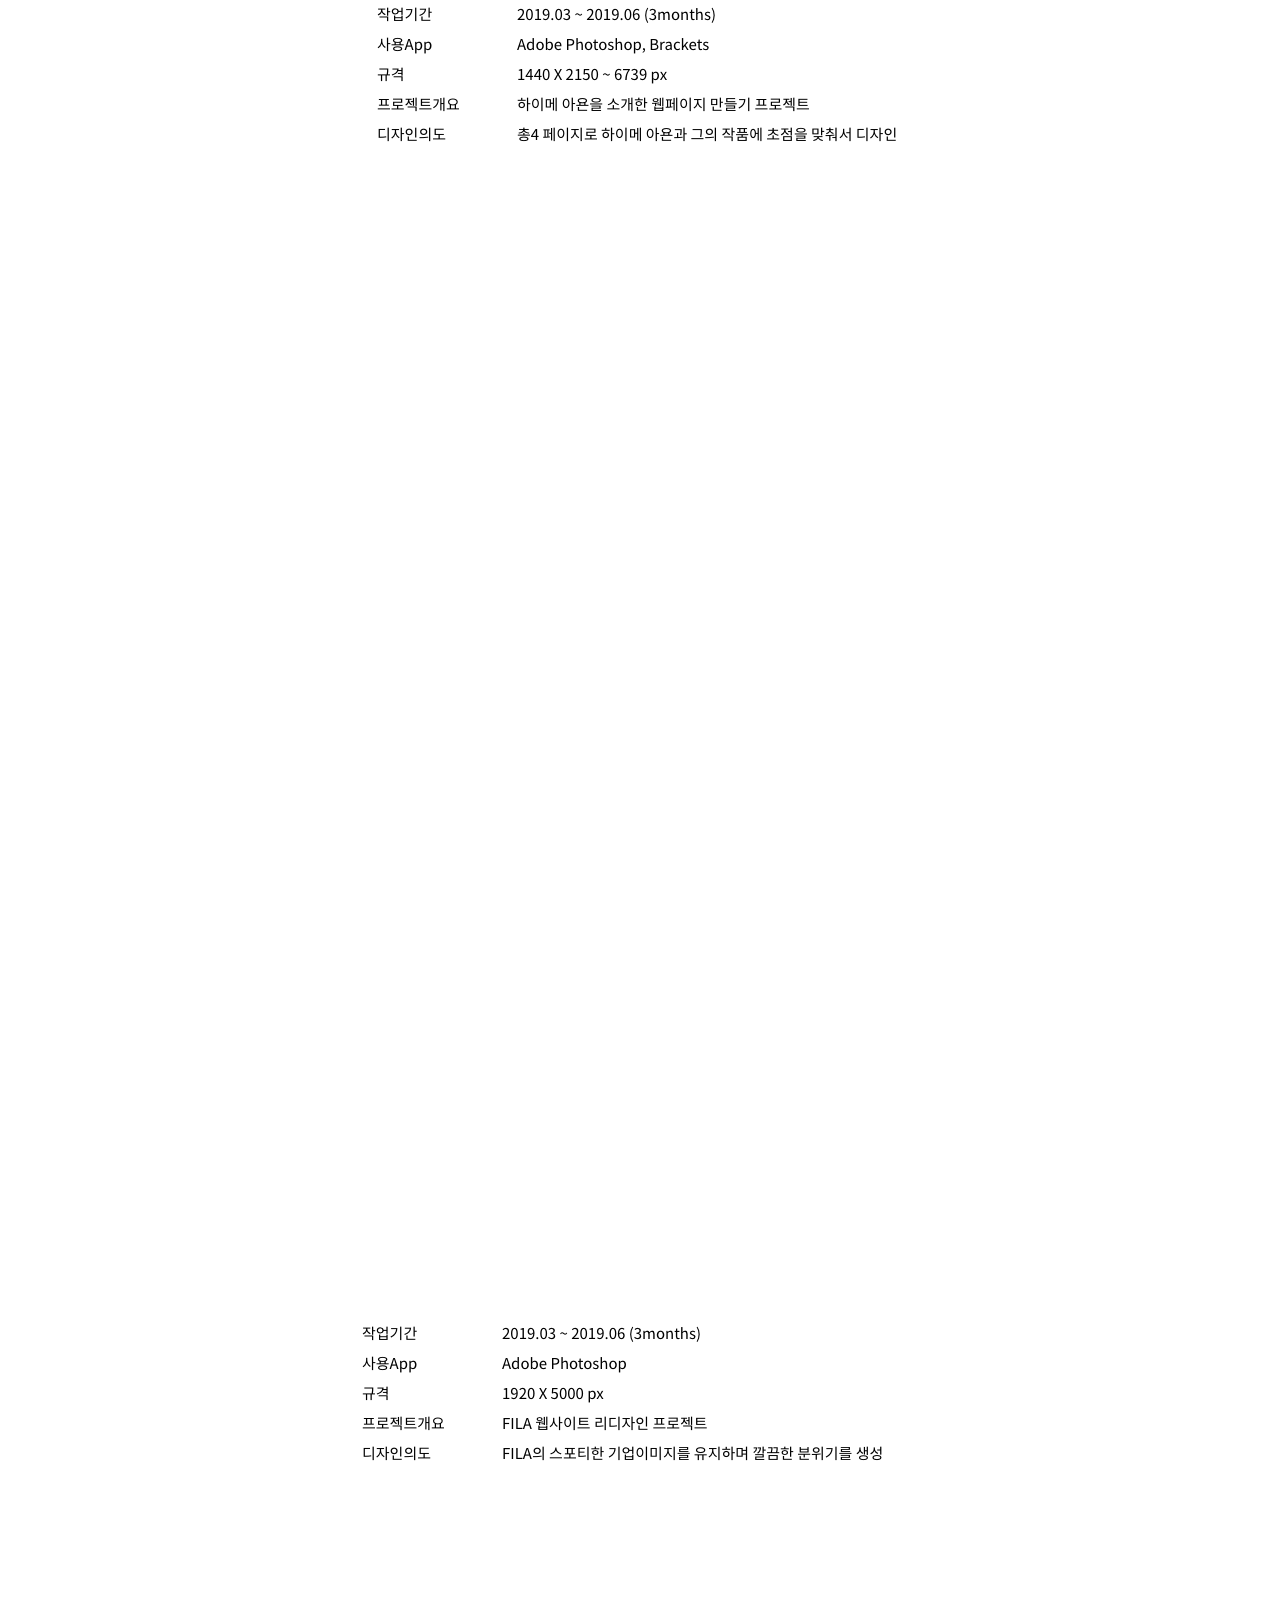
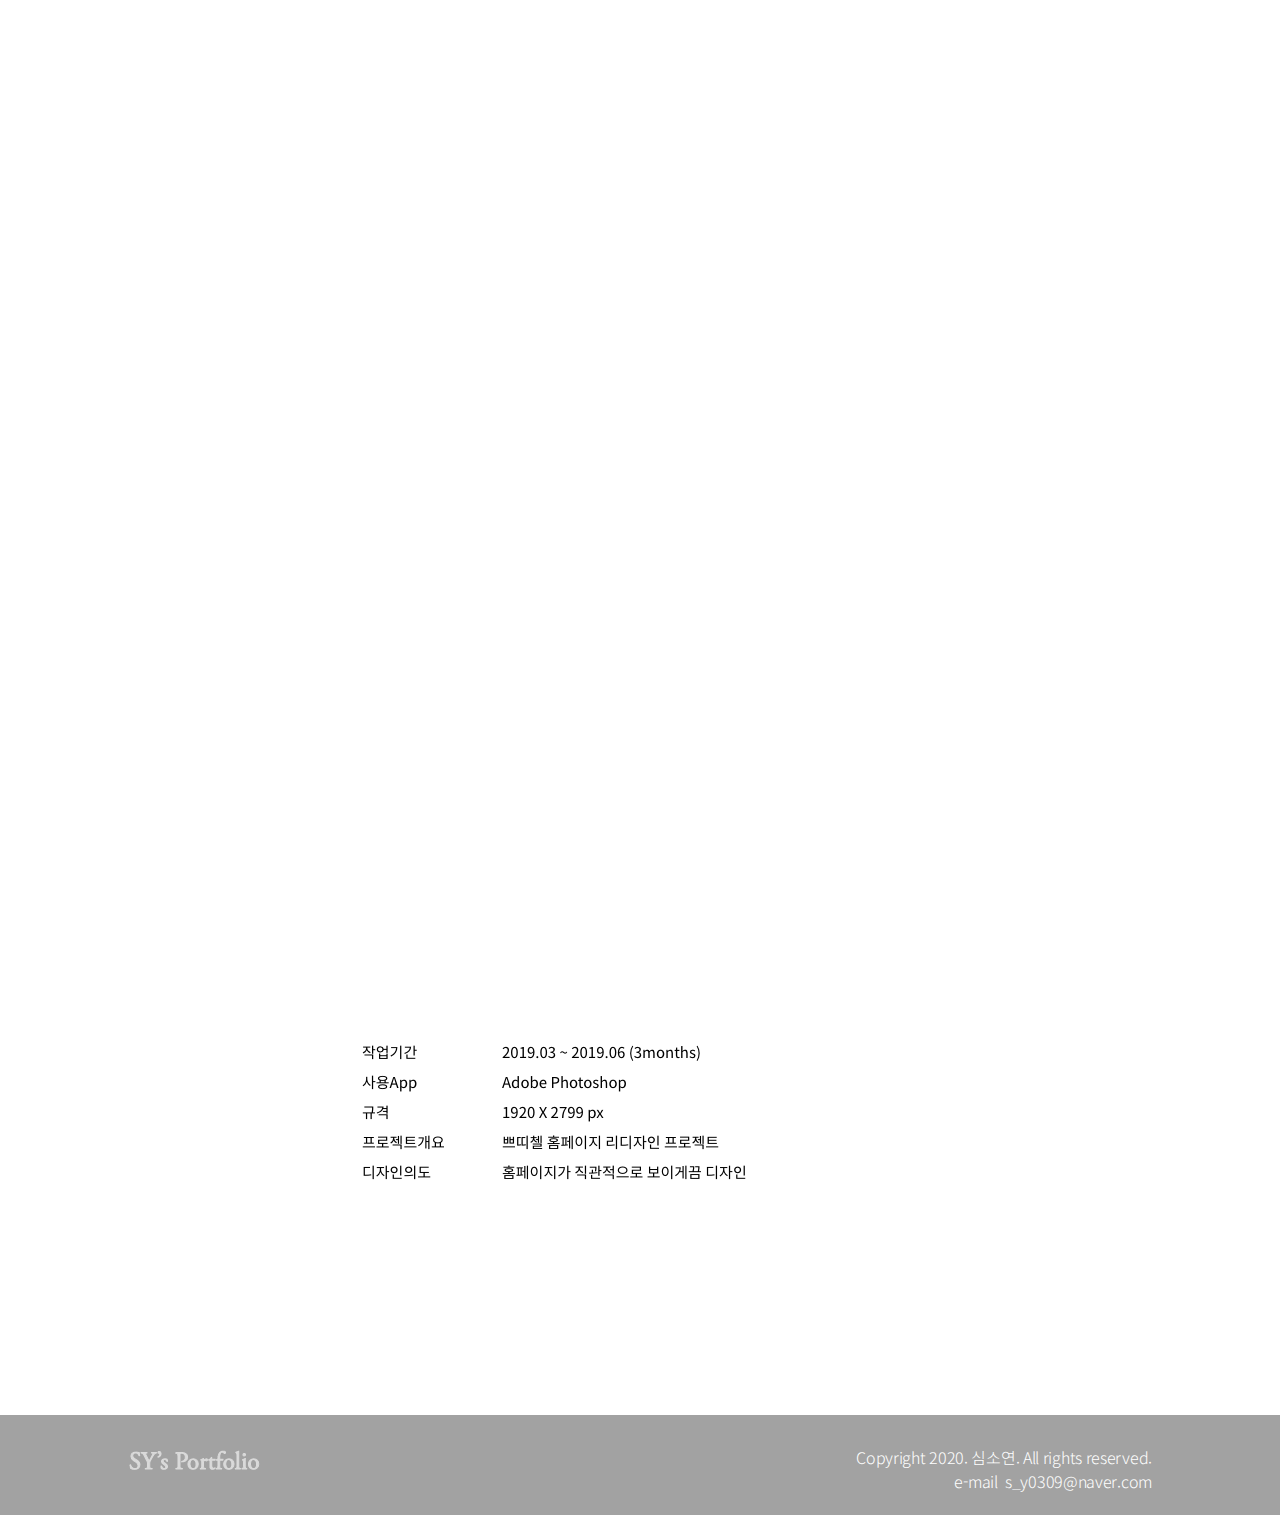
<file: sub05.html>
<!DOCTYPE html>
<html lang="ko" dir="ltr">
  <head>
    <meta charset="utf-8">
    <title>Soyeon's portfolio</title>
    <link rel="stylesheet" href="css/style.css">
    <link rel="stylesheet" href="css/aos.css">
    <link href="https://fonts.googleapis.com/css2?family=
    Nanum+Myeongjo:wght@400;700;800&family=
    Noto+Sans+KR:wght@100;300;400;500;700;900&display=swap"
    rel="stylesheet">

  </head>
  <body>
    <header>
      <nav>
        <div class="logo">
          <a href="index.html"><img src="img/01_logo.png" alt="sy's protfolio"></a>
        </div>
        <div class="menu">
          <ul>
            <li><a href="sub01.html">Identity</a></li>
            <li><a href="sub02.html">Package</a></li>
            <li><a href="sub03.html">Editorial</a></li>
            <li><a href="sub04.html">Advertisement</a></li>
            <li><a href="sub05.html">UI/UX</a></li>
          </ul>
        </div>
      </nav>
    </header>

    <section>
        <div class="sub05_keyvisual">
            <div class="sub05_keyvisual_wrap">
                <div class="sub05_keyvisual_title"><!--키비주얼의 title을 처리하는 영역-->
                    <img src="img/06_kb_tit_05.png" alt="3">
                </div>
            </div>
        </div>
    </section>
    
    
    <!--포트폴리오 1-->
      
        <div class="sub05_wrap">
          <div class="sub05_tit_1"><img src="img/sub05_tit_01.png" alt="title"></div>
          <div class="sub05_img_1" data-aos="fade-up" data-aos-duration="1500"><img src="img/sub05_img_01.png" alt="image"></div>
          <div class="sub05_txt_1"><img src="img/sub05_txt_01.png" alt="text01"></div>
        </div>
    <!--포트폴리오 1-->   
        <div class="sub05_wrap01">
          <div class="sub05_img_2" data-aos="fade-up" data-aos-duration="1500"><img src="img/sub05_img_02.png" alt="image"></div>
          <div class="sub05_txt_2"><img src="img/sub05_txt_02.png" alt="text01">
          </div>
     <!--포트폴리오 1-->      
            <div class="sub05_img_3" data-aos="fade-up" data-aos-duration="1500"><img src="img/sub05_img_03.png" alt="image"></div>
          <div class="sub05_txt_3"><img src="img/sub05_txt_03.png" alt="text01">
          </div>
        </div>
    
    
    <!--푸터 부문-->
    <footer>
        <div class="footer_wrap">
            <span class="footer_logo"><a href="main.html"><img src="img/logo%20gray.png" alt="footerlogo"></a></span>
            <span class="footer_txt">Copyright 2020. 심소연. All rights reserved.<br>e-mail&nbsp; s_y0309@naver.com
</span>
        </div>
    </footer>
    
     <!--스크롤 스크립트-->
    <script type="text/javascript" src="js/jquery-latest.js"></script>
    <script>
      function fnMove(seq){
        var offset = $("#anchor" + seq).offset();
        $('html,body').animate({scrollTop : offset.top}, 1200);
      }
    </script>

    <!--AOS 스크립트-->
    <script type="text/javascript" src="js/aos.js"></script>
    <script>
      AOS.init({
        easing: 'ease-in-out-sine'
      });
    </script>
    
    
  </body>
</html>
</file>
<file: css/m_style.css>
* {margin: 0;}

html {font-size: 10px;}
body {font-size: 10px;}
a {text-decoration: none; color: #fff;}


header {height: 97px;}
header > nav {margin: auto; display: flex; justify-content: space-between; align-items: center; background-color: #000;}
header > nav > .logo {display: inline-block; padding: 40px 0 22px 41px;}
header > nav > .menu {display: inline-block; padding: 38px 40px 36px 0;}

header > .nav_menu {position: relative; display: none;}
header > .nav_menu > ul {display: inline-block; width: 100%; padding: 0 0;}
header > .nav_menu > ul > li {list-style: none; text-align: right; background-color: #000; padding: 10px 14px 14px 0; border-bottom: 1px solid #fff;}
header > .nav_menu > ul > li > a {font-family: 'Noto Sans KR', sans-serif; font-size: 16px; font-weight: 500; display: block;}

header > .nav_menu.active {display: flex;}



section > .top {background-image: url(../img/m_i_04_keyvisual.png); height: 644px; text-align: center;}
section > .top > img {padding-top: 84px; padding-left: 40px;}


section > .profile {background-image: url(../img/m_i_05_pro_back.png); height: 1566px; text-align: center;}
section > .profile > .pf_01 {padding-top: 106px;}
section > .profile > .pf_02 {padding-top: 62px;}
section > .profile > .pf_03 {padding-top: 62px;}
section > .profile > .pf_04 {padding-top: 21px;}



footer {background-color: #A2A2A2; height: 117px; text-align: center;}
footer > img {padding-top: 15px;}


/*--서브01--*/
section > .sub_01_top {background-image: url(../img/m_s01_02.png); height: 276px;}
section > .sub_01_top > img {padding: 64px 0 0 104px;}
section > .sub_01_cont {background-color: #fff; text-align: center;}
section > .sub_01_cont > img {padding-top: 30px; margin-bottom: 50px;}
/*--서브02--*/
section > .sub_02_top {background-image: url(../img/m_s02_02.png); height: 276px;}
section > .sub_02_top > img {padding: 64px 0 0 104px;}
section > .sub_02_cont {background-color: #fff; text-align: center;}
section > .sub_02_cont > img {padding-top: 30px; margin-bottom: 50px;}

/*--서브03--*/
section > .sub_03_top {background-image: url(../img/m_s03_02.png); height: 276px;}
section > .sub_03_top > img {padding: 64px 0 0 104px;}
section > .sub_03_cont {background-color: #fff; text-align: center;}
section > .sub_03_cont > img {padding-top: 30px; margin-bottom: 50px;}

/*--서브04--*/
section > .sub_04_top {background-image: url(../img/m_s04_02.png); height: 276px;}
section > .sub_04_top > img {padding: 64px 0 0 40px;}
section > .sub_04_cont {background-color: #fff; text-align: center;}
section > .sub_04_cont > img {padding-top: 30px; margin-bottom: 50px;}

/*--서브05--*/
section > .sub_05_top {background-image: url(../img/m_s05_02.png); height: 276px;}
section > .sub_05_top > img {padding: 64px 0 0 104px;}
section > .sub_05_cont {background-color: #fff; text-align: center;}
section > .sub_05_cont > img {padding-top: 30px; margin-bottom: 50px;}
</file>
<file: css/style.css>
* {margin: 0;}
html {font-size: 10px;}
body {font-size: 1rem;}
a {text-decoration: none;}







header {position: fixed; background-color: #000; width: 100%; height: 100px; z-index: 9999;}
header > nav {margin: auto; width: 1024px; height: 100px; display: flex; 
  justify-content: space-between; align-items: center;}

header > nav > .menu {display: inline-block;}
header > nav > .menu > ul {list-style: none;}
header > nav > .menu > ul > li {float: left; margin: 0 17px;}
header > nav > .menu > ul > li > a {color: #fff;
font-family: 'Noto Sans KR', sans-serif; font-size: 16px; font-weight: 500; letter-spacing: -0.3px;}
header > nav > .menu > ul > li > a:hover {color: rebeccapurple;}

section {padding-top: 100px;}

#myvideo {left: 0; top: 0; min-width: 100%; min-height: 100%;}

section > .undervideo {position: absolute; width: 100%; height: 500px; overflow: hidden;}


/*section > .keyvisual {position: relative; height: 500px; background-color: #000; opacity: 0.3;} */
section > .keyvisual {background-image: url('../img/02_keyvisual_bg.png'); width:100%;
height: 500px;}
section > .keyvisual > .keyvisual_wrap {margin: auto; width: 1024px; height: 500px;}
section > .keyvisual > .keyvisual_wrap > .keyvisual_title {padding-top: 160px;}

section > .profile {background-image: url('../img/04_profile.png'); height: 1680px;}
section > .profile > .profile_wrap {margin: auto; width: 1024px;}
section > .profile > .profile_wrap > .profile_01 {padding-top: 365px;}
section > .profile > .profile_wrap > .profile_02 {margin-top: 44px;}
section > .profile > .profile_wrap > .profile_03 {margin-top: 44px;}
section > .profile > .profile_wrap > .profile_04 {margin-top: 44px;}

section > .bottom {background-image: url('../img/bottom.png'); height: 300px;}
section > .bottom > .bot_tit {margin: auto; text-align: center; width: 1024px; padding-top: 30px;}
section > .bottom > .bot_wrap {margin: auto; width: 1024px; display: flex; justify-content: space-between;
 align-items: center;}

footer {background-color: #A2A2A2; height: 100px;}
footer > .footer_wrap {margin: auto; width: 1024px;}
footer > .footer_wrap > .footer_logo {float: left; padding-top: 35px;}
footer > .footer_wrap > .footer_txt {float: right; text-align: right; font-family: 'Noto Sans KR', sans-serif; font-size: 16px; font-weight: 300; letter-spacing: -0.3px; color: #fff; padding-top: 30px;}




/*sub01*/
section > .sub01_keyvisual {background-image: url('../img/05_kb01.png'); width: 100%; height: 400px;}
section > .sub01_keyvisual .sub01_keyvisual_wrap {margin: auto; width: 1024px; height: 500px;}
section > .sub01_keyvisual .sub01_keyvisual_wrap .sub01_keyvisual_title {padding-top: 110px;}


.sub01_wrap .sub01_tit_1 {text-align: center; margin: 42px 0 54px 0;}
.sub01_wrap .sub01_img_1 {}
.sub01_wrap .sub01_img_1 img {width: 100%;}
.sub01_wrap .sub01_txt_1 {margin: 95px 0 200px 0; text-align: center;}

.sub01_wrap01 {width: 1024px; margin: 0 auto; overflow: hidden; margin-bottom: 200px;}
.sub01_img_2 {float: left;}
.sub01_txt_2 {float: right;}

.sub01_wrap02 {width: 1024px; margin: 0 auto; overflow: hidden; margin-bottom: 200px;}
.sub01_img_3 {float: right;}
.sub01_txt_3 {float: left;}

.sub01_wrap03 {width: 1024px; margin: 0 auto; overflow: hidden; margin-bottom: 200px;}
.sub01_img_4 {float: left;}
.sub01_txt_4 {float: right;}


/*sub02*/
section > .sub02_keyvisual {background-image: url('../img/05_kb02.png'); width: 100%; height: 400px;}
section > .sub02_keyvisual .sub02_keyvisual_wrap {margin: auto; width: 1024px; height: 500px;}
section > .sub02_keyvisual .sub02_keyvisual_wrap .sub02_keyvisual_title {padding-top: 110px;}

.sub02_tit_1 {text-align: center; margin: 42px 0 54px 0;}
.sub02_img_1 {text-align: center;}
.sub02_img_1 > img {width: 100%;}
.sub02_txt_1 {margin: 95px 0 200px 0; text-align: center;}

.sub02_wrap01 {overflow: hidden;}
.sub02_img_2 {text-align: center; margin: 0 auto;}
.sub02_img_2 > img {width: 100%;}
.sub02_txt_2 {margin: 95px 0 200px 0; text-align: center;}

/*sub03*/
section > .sub03_keyvisual {background-image: url('../img/05_kb03.png'); width: 100%; height: 400px;}
section > .sub03_keyvisual .sub03_keyvisual_wrap {margin: auto; width: 1024px; height: 500px;}
section > .sub03_keyvisual .sub03_keyvisual_wrap .sub03_keyvisual_title {padding-top: 110px;}

.sub03_tit_1 {text-align: center; margin: 42px 0 54px 0;}
.sub03_img_1 {text-align: center;}
.sub03_txt_1 {margin: 95px 0 200px 0; text-align: center;}

.sub03_wrap01 {overflow: hidden;}
.sub03_img_2 {text-align: center;}
.sub03_txt_2 {margin: 95px 0 200px 0; text-align: center;}

.sub03_img_3 {text-align: center;}
.sub03_txt_3 {margin: 95px 0 200px 0; text-align: center;}

.sub03_img_4 {text-align: center;}
.sub03_txt_4 {margin: 95px 0 200px 0; text-align: center;}


/*sub04*/
section > .sub04_keyvisual {background-image: url('../img/05_kb04.png'); width: 100%; height: 400px;}
section > .sub04_keyvisual .sub04_keyvisual_wrap {margin: auto; width: 1024px; height: 500px;}
section > .sub04_keyvisual .sub04_keyvisual_wrap .sub04_keyvisual_title {padding-top: 110px;}

.sub04_wrap {width: 100%; overflow: hidden;}
.sub04_tit_1 {text-align: center; margin: 42px 0 54px 0;}
.sub04_img_1 {text-align: center;}
.sub04_img_1 > img {width: 100%;}
.sub04_txt_1 {margin: 95px 0 200px 0; text-align: center;}

.sub04_wrap01 {width: 100%; overflow: hidden;}
.sub04_img_2 {text-align: center;}
.sub04_txt_2 {margin: 95px 0 200px 0; text-align: center;}

.sub04_wrap02 {width: 100%; overflow: hidden;}
.sub04_img_3 {text-align: center;}
.sub04_img_3 > img {width: 100%;}
.sub04_txt_3 {margin: 95px 0 200px 0; text-align: center;}

.sub04_wrap03 {width: 100%; overflow: hidden;}
.sub04_img_4 {text-align: center;}
.sub04_img_4 > img {width: 100%;}
.sub04_txt_4 {margin: 95px 0 200px 0; text-align: center;}

/*sub05*/

section > .sub05_keyvisual {background-image: url('../img/05_kb05.png'); width: 100%; height: 400px;}
section > .sub05_keyvisual .sub05_keyvisual_wrap {margin: auto; width: 1024px; height: 500px;}
section > .sub05_keyvisual .sub05_keyvisual_wrap .sub05_keyvisual_title {padding-top: 110px;}



.sub05_tit_1 {text-align: center; margin: 42px 0 54px 0;}
.sub05_img_1 {text-align: center;}
.sub05_txt_1 {margin: 95px 0 200px 0; text-align: center;}

.sub05_img_2 {text-align: center;}
.sub05_txt_2 {margin: 95px 0 200px 0; text-align: center;}

.sub05_img_3 {text-align: center;}
.sub05_txt_3 {margin: 95px 0 200px 0; text-align: center;}
</file>
